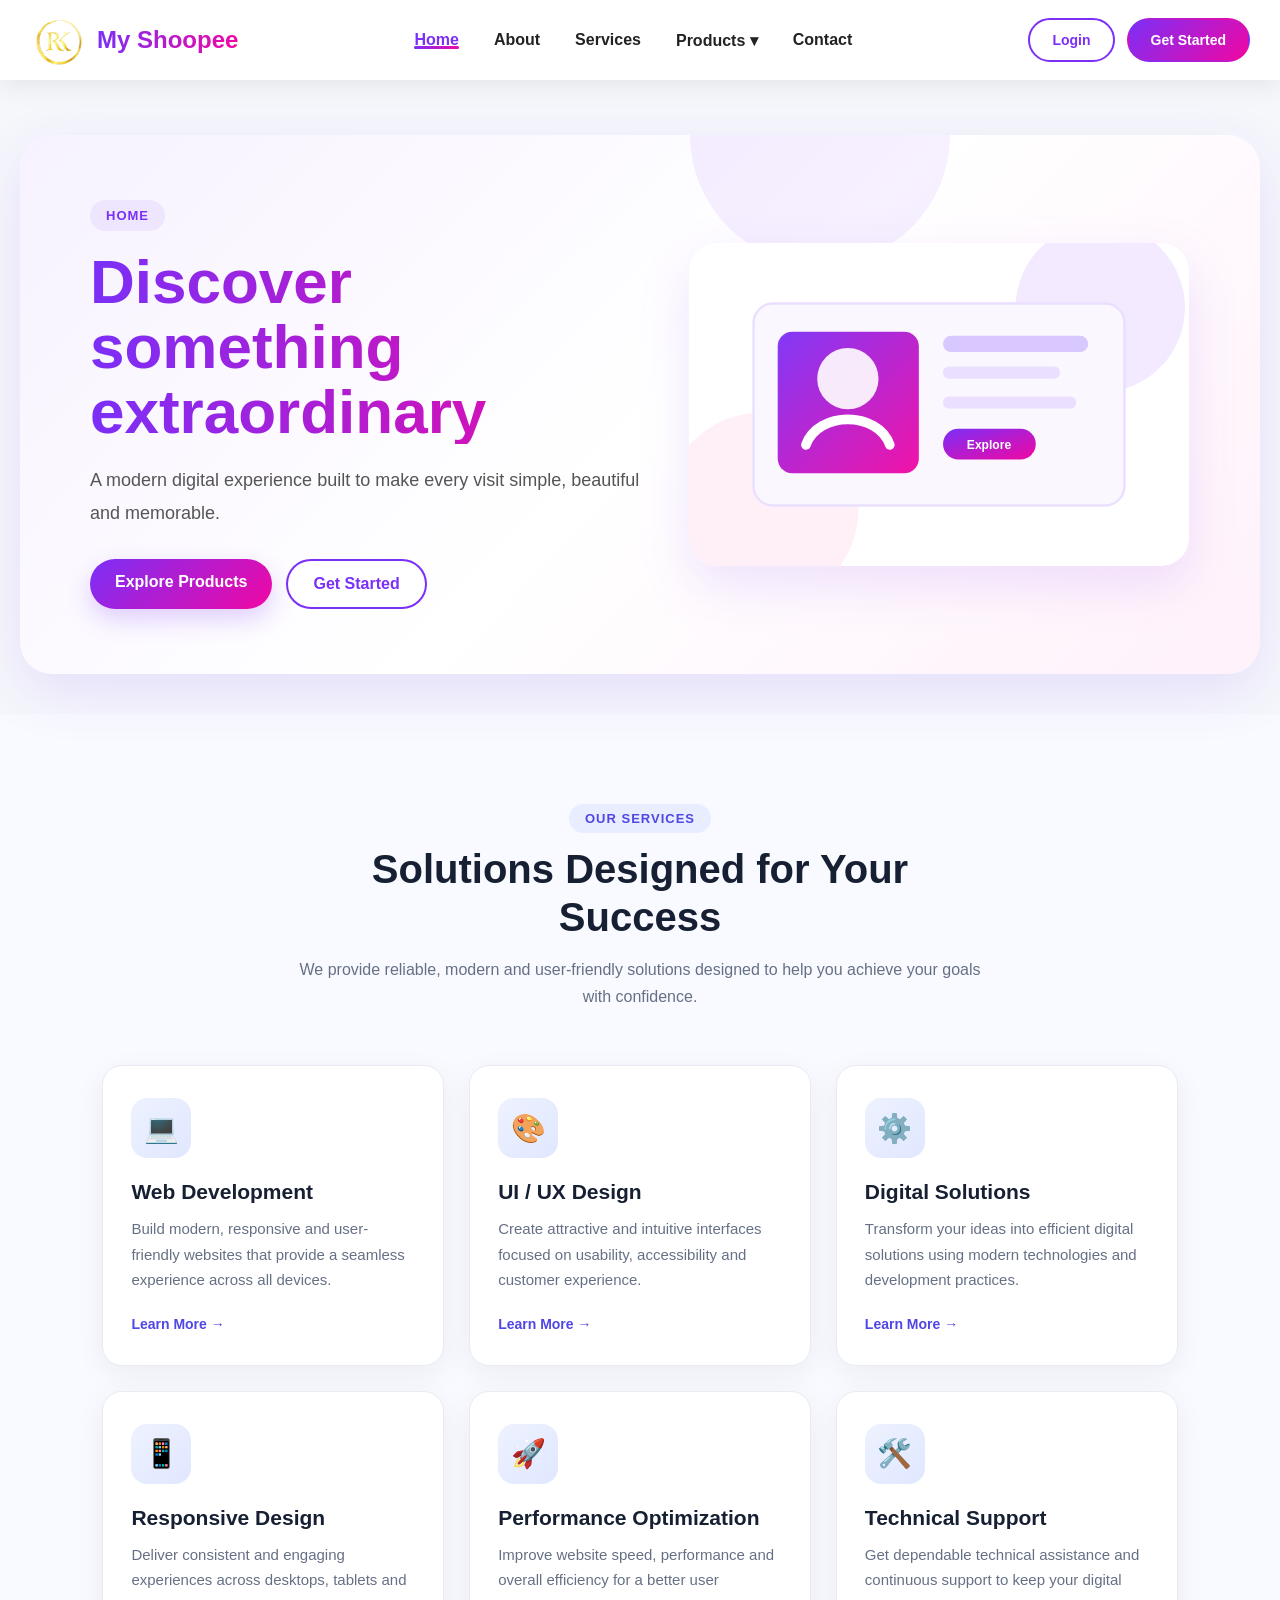
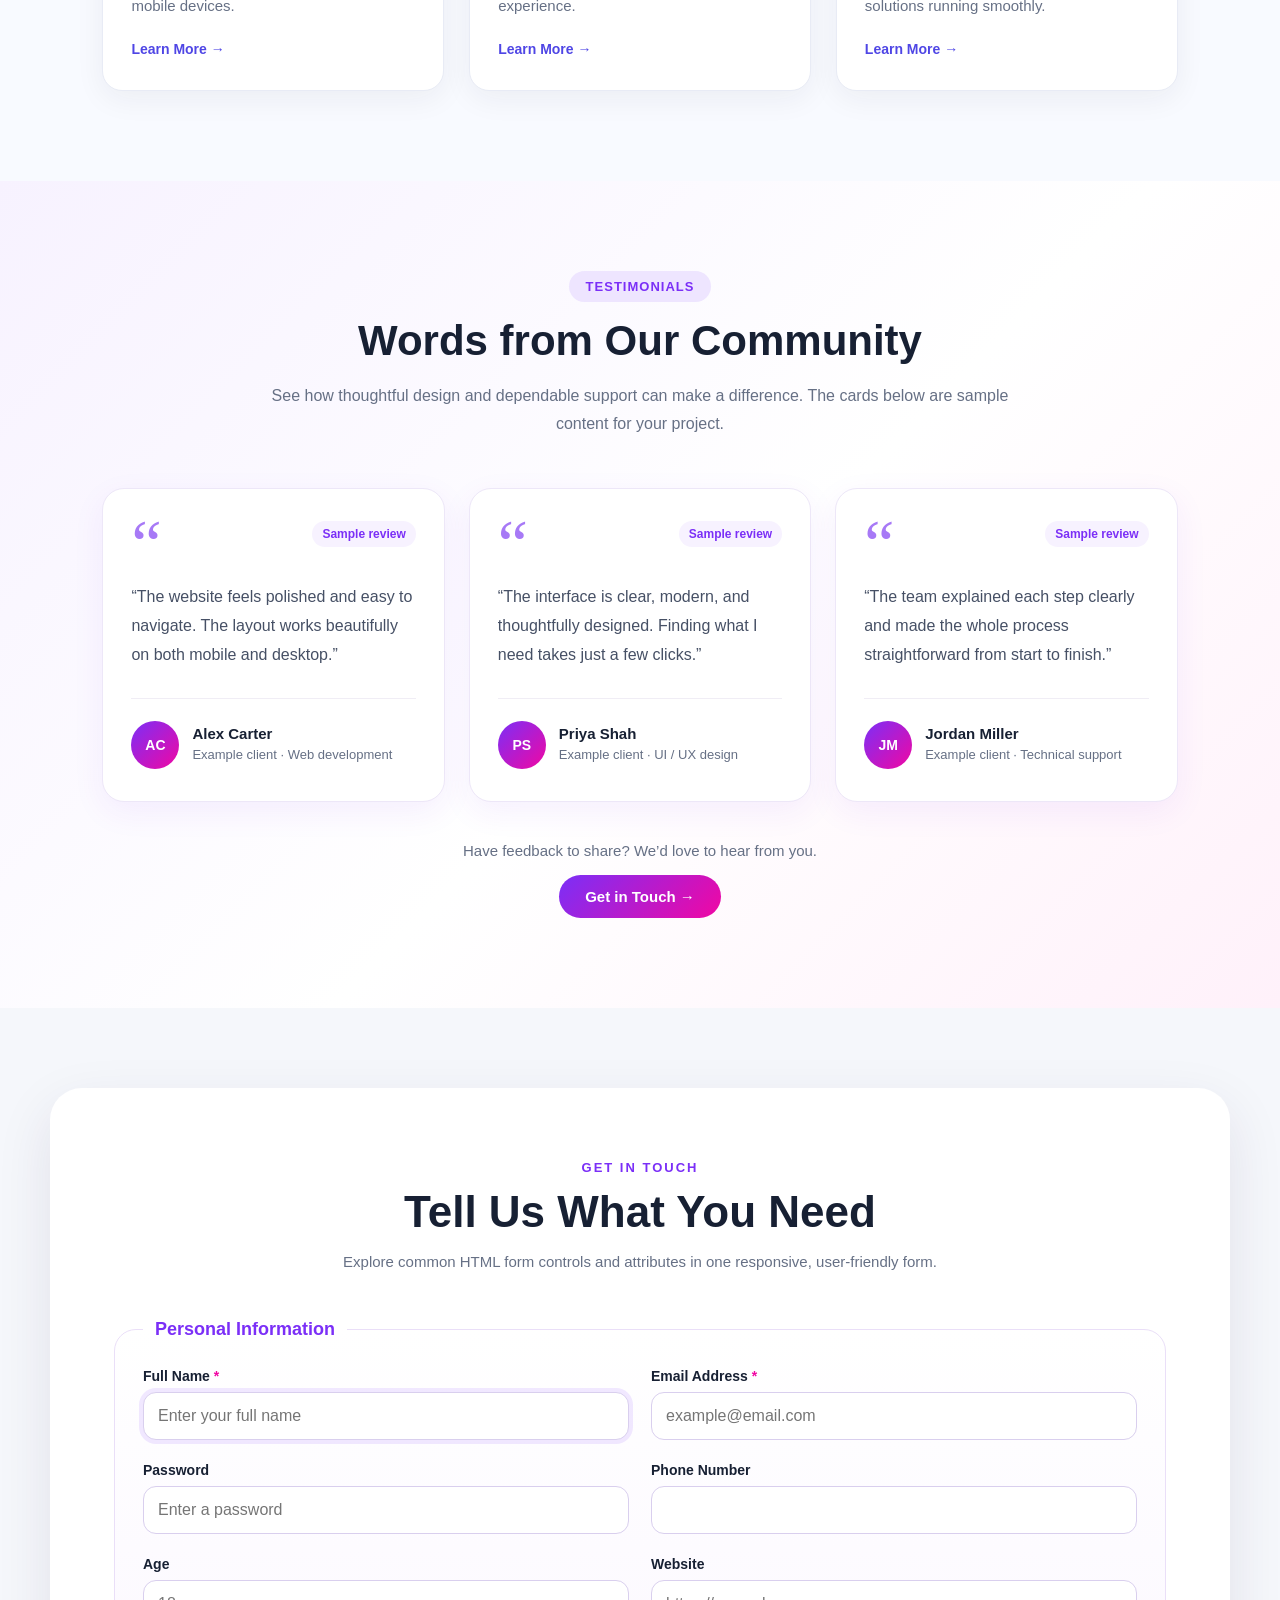
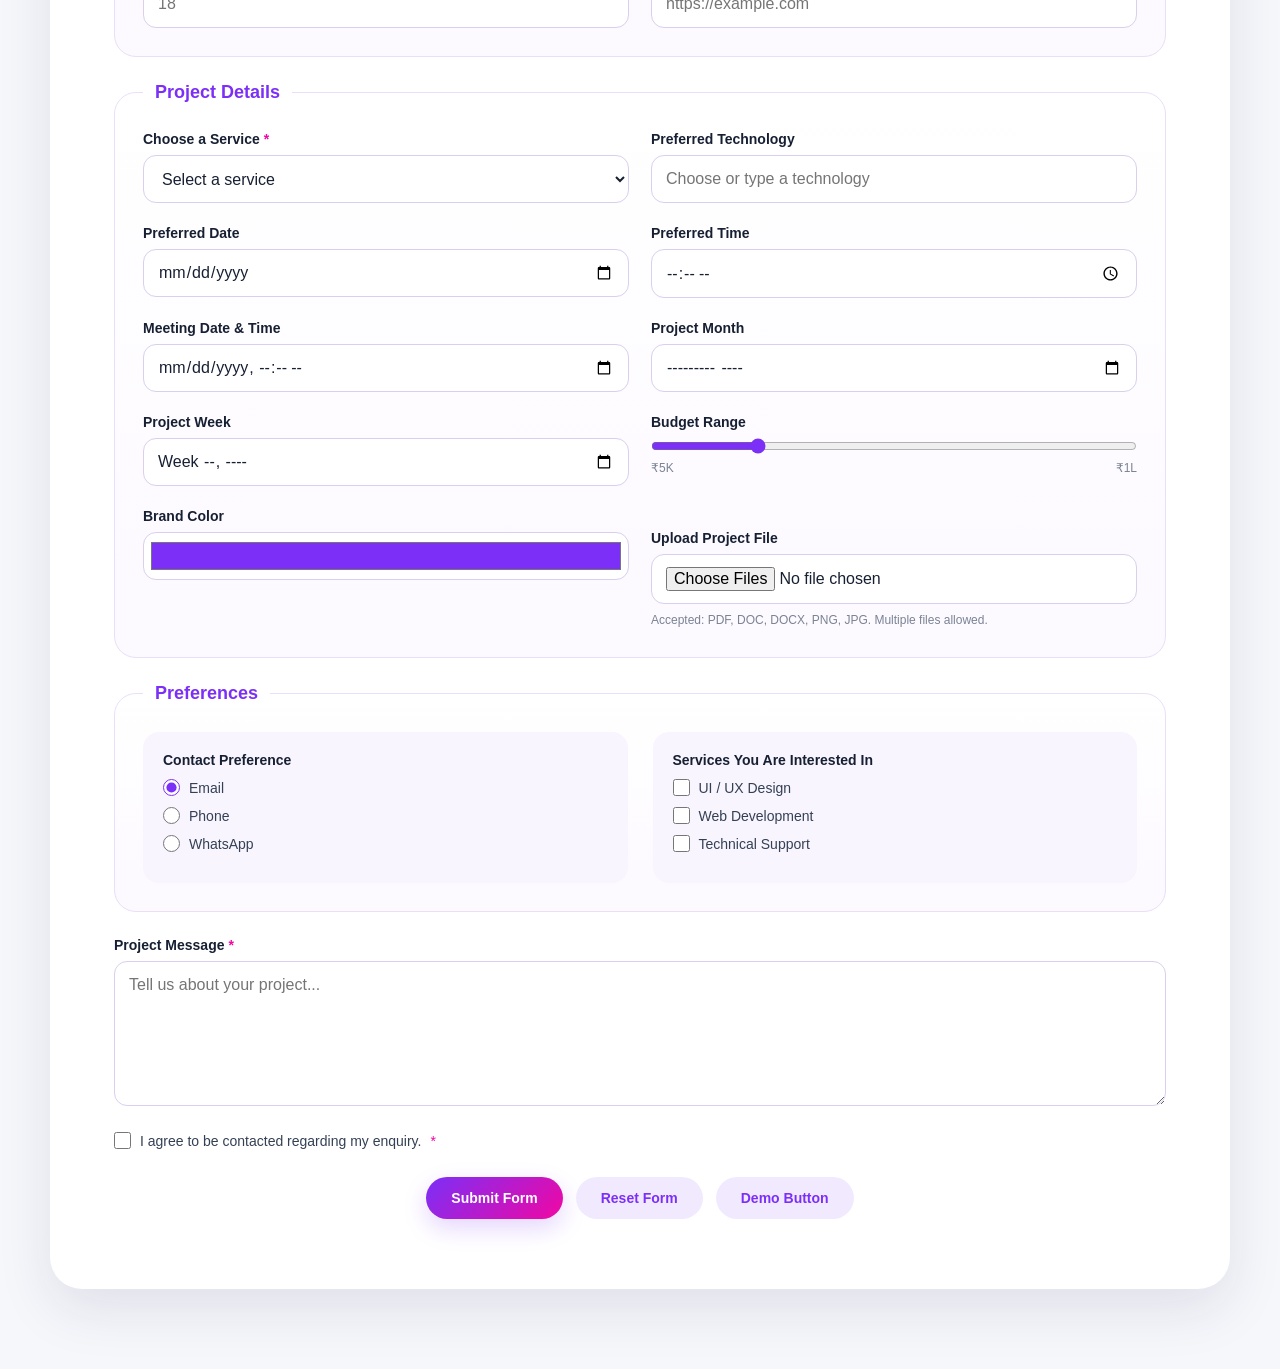
<file: index.html>
<!DOCTYPE html>
<html lang="en">
<head>
    <meta charset="UTF-8">
    <meta name="viewport" content="width=device-width, initial-scale=1.0">

    <title>My Shoopee | Home</title>
    <link rel="stylesheet" href="style.css">



</head>


<body>


    <!-- ================= HEADER ================= -->

    <header>

        <nav class="navbar">


            <!-- LOGO -->

            <a href="index.html" class="logo">


                <img src="IMG_0104.PNG" alt="Website Logo">

                <span>My Shoopee</span>

            </a>


            <!-- NAVIGATION -->

            <ul class="nav-links">

    <li>
        <a href="index.html" class="active">Home</a>
    </li>

    <li>
        <a href="about.html">About</a>
    </li>

    <li>
        <a href="services.html">Services</a>
    </li>

    <li class="dropdown">

        <a href="products.html">Products ▾</a>

        <div class="dropdown-menu">

            <a href="products.html">All Products</a>
            <a href="products.html">New Arrivals</a>
            <a href="products.html">Popular Products</a>

        </div>

    </li>

    <li>
        <a href="contact.html">Contact</a>
    </li>

</ul>


            <!-- BUTTONS -->

            <div class="nav-buttons">

                <a href="login.html" class="btn login-btn">
                    Login
                </a>

                <a href="login.html" class="btn start-btn">
                    Get Started
                </a>

            </div>


        </nav>

    </header>

    <section class="hero-banner">
        <div class="hero-copy">
            <span class="hero-kicker">Home</span>
            <h1>Discover something extraordinary</h1>
            <p>A modern digital experience built to make every visit simple, beautiful and memorable.</p>
            <div class="hero-actions">
                <a href="about.html" class="hero-btn hero-primary">Explore Products</a>
                <a href="login.html" class="hero-btn hero-secondary">Get Started</a>
            </div>
        </div>
        <div class="hero-visual">
            <img src="home-hero.svg" alt="Home banner illustration">
        </div>
    </section>

    <!-- Services Section -->
<section class="services-section" id="services">

    <div class="services-heading">
        <span class="section-tag">OUR SERVICES</span>

        <h2>Solutions Designed for Your Success</h2>

        <p>
            We provide reliable, modern and user-friendly solutions
            designed to help you achieve your goals with confidence.
        </p>
    </div>

    <div class="services-container">

        <!-- Service 1 -->
        <div class="service-card">

            <div class="service-icon">
                💻
            </div>

            <h3>Web Development</h3>

            <p>
                Build modern, responsive and user-friendly websites
                that provide a seamless experience across all devices.
            </p>

            <a href="web-devolopment.html" class="service-link">
                Learn More →
            </a>

        </div>


        <!-- Service 2 -->
        <div class="service-card">

            <div class="service-icon">
                🎨
            </div>

            <h3>UI / UX Design</h3>

            <p>
                Create attractive and intuitive interfaces focused
                on usability, accessibility and customer experience.
            </p>

            <a href="ui-ux-design.html" class="service-link">
                Learn More →
            </a>

        </div>


        <!-- Service 3 -->
        <div class="service-card">

            <div class="service-icon">
                ⚙️
            </div>

            <h3>Digital Solutions</h3>

            <p>
                Transform your ideas into efficient digital solutions
                using modern technologies and development practices.
            </p>

            <a href="digital-solutions.html" class="service-link">
                Learn More →
            </a>

        </div>


        <!-- Service 4 -->
        <div class="service-card">

            <div class="service-icon">
                📱
            </div>

            <h3>Responsive Design</h3>

            <p>
                Deliver consistent and engaging experiences across
                desktops, tablets and mobile devices.
            </p>

            <a href="responsive-design.html" class="service-link">
                Learn More →
            </a>

        </div>


        <!-- Service 5 -->
        <div class="service-card">

            <div class="service-icon">
                🚀
            </div>

            <h3>Performance Optimization</h3>

            <p>
                Improve website speed, performance and overall
                efficiency for a better user experience.
            </p>

            <a href="performance-optimization.html" class="service-link">
                Learn More →
            </a>

        </div>


        <!-- Service 6 -->
        <div class="service-card">

            <div class="service-icon">
                🛠️
            </div>

            <h3>Technical Support</h3>

            <p>
                Get dependable technical assistance and continuous
                support to keep your digital solutions running smoothly.
            </p>

            <a href="technical-support.html" class="service-link">
                Learn More →
            </a>

        </div>

    </div>

</section>


<!-- Testimonials Section: sample content; replace with verified customer feedback before publishing -->
<section class="testimonials-section" id="testimonials" aria-labelledby="testimonials-title">
    <div class="testimonials-heading">
        <span class="testimonials-tag">TESTIMONIALS</span>
        <h2 id="testimonials-title">Words from Our Community</h2>
        <p>See how thoughtful design and dependable support can make a difference. The cards below are sample content for your project.</p>
    </div>

    <div class="testimonials-grid">
        <article class="testimonial-card">
            <div class="testimonial-top">
                <span class="testimonial-quote" aria-hidden="true">“</span>
                <span class="testimonial-label">Sample review</span>
            </div>
            <blockquote>“The website feels polished and easy to navigate. The layout works beautifully on both mobile and desktop.”</blockquote>
            <div class="testimonial-person">
                <span class="testimonial-avatar" aria-hidden="true">AC</span>
                <div><strong>Alex Carter</strong><span>Example client · Web development</span></div>
            </div>
        </article>

        <article class="testimonial-card">
            <div class="testimonial-top">
                <span class="testimonial-quote" aria-hidden="true">“</span>
                <span class="testimonial-label">Sample review</span>
            </div>
            <blockquote>“The interface is clear, modern, and thoughtfully designed. Finding what I need takes just a few clicks.”</blockquote>
            <div class="testimonial-person">
                <span class="testimonial-avatar" aria-hidden="true">PS</span>
                <div><strong>Priya Shah</strong><span>Example client · UI / UX design</span></div>
            </div>
        </article>

        <article class="testimonial-card">
            <div class="testimonial-top">
                <span class="testimonial-quote" aria-hidden="true">“</span>
                <span class="testimonial-label">Sample review</span>
            </div>
            <blockquote>“The team explained each step clearly and made the whole process straightforward from start to finish.”</blockquote>
            <div class="testimonial-person">
                <span class="testimonial-avatar" aria-hidden="true">JM</span>
                <div><strong>Jordan Miller</strong><span>Example client · Technical support</span></div>
            </div>
        </article>
    </div>

    <div class="testimonials-footer">
        <p>Have feedback to share? We’d love to hear from you.</p>
        <a href="contact.html" class="testimonial-cta">Get in Touch <span aria-hidden="true">→</span></a>
    </div>
</section>


<!-- Form Section -->
<section class="form-section" id="form-section" aria-labelledby="form-title">
    <div class="form-heading">
        <span class="form-tag">GET IN TOUCH</span>
        <h2 id="form-title">Tell Us What You Need</h2>
        <p>Explore common HTML form controls and attributes in one responsive, user-friendly form.</p>
    </div>

    <form class="modern-form"
          action="#form-section"
          method="post"
          target="_self"
          autocomplete="on"
          accept-charset="UTF-8"
          enctype="multipart/form-data">

        <fieldset>
            <legend>Personal Information</legend>

            <div class="form-grid">
                <div class="form-field">
                    <label for="full-name">Full Name <span>*</span></label>
                    <input type="text" id="full-name" name="full_name"
                           placeholder="Enter your full name"
                           minlength="3" maxlength="50"
                           autocomplete="name" autofocus required>
                </div>

                <div class="form-field">
                    <label for="email">Email Address <span>*</span></label>
                    <input type="email" id="email" name="email"
                           placeholder="example@email.com"
                           autocomplete="email" required>
                </div>

                <div class="form-field">
                    <label for="password">Password</label>
                    <input type="password" id="password" name="password"
                           placeholder="Enter a password"
                           minlength="8" maxlength="20"
                           autocomplete="new-password">
                </div>

                <div class="form-field">
                    <label for="phone">Phone Number</label>
                    <input type="tel" id="phone" name="phone"
                           placeholder=""
                           pattern="[0-9]{10}" maxlength="10"
                           autocomplete="tel">
                </div>

                <div class="form-field">
                    <label for="age">Age</label>
                    <input type="number" id="age" name="age"
                           min="18" max="100" step="1"
                           placeholder="18">
                </div>

                <div class="form-field">
                    <label for="website">Website</label>
                    <input type="url" id="website" name="website"
                           placeholder="https://example.com"
                           autocomplete="url">
                </div>
            </div>
        </fieldset>

        <fieldset>
            <legend>Project Details</legend>

            <div class="form-grid">
                <div class="form-field">
                    <label for="service">Choose a Service <span>*</span></label>
                    <select id="service" name="service" required>
                        <option value="" selected disabled>Select a service</option>
                        <option value="web-development">Web Development</option>
                        <option value="ui-ux">UI / UX Design</option>
                        <option value="digital-solutions">Digital Solutions</option>
                        <option value="responsive-design">Responsive Design</option>
                        <option value="performance">Performance Optimization</option>
                        <option value="support">Technical Support</option>
                    </select>
                </div>

                <div class="form-field">
                    <label for="technology">Preferred Technology</label>
                    <input list="technology-list" id="technology" name="technology"
                           placeholder="Choose or type a technology">
                    <datalist id="technology-list">
                        <option value="HTML">
                        <option value="CSS">
                        <option value="JavaScript">
                        <option value="React">
                        <option value="Python">
                    </datalist>
                </div>

                <div class="form-field">
                    <label for="project-date">Preferred Date</label>
                    <input type="date" id="project-date" name="project_date">
                </div>

                <div class="form-field">
                    <label for="meeting-time">Preferred Time</label>
                    <input type="time" id="meeting-time" name="meeting_time">
                </div>

                <div class="form-field">
                    <label for="meeting-datetime">Meeting Date &amp; Time</label>
                    <input type="datetime-local" id="meeting-datetime" name="meeting_datetime">
                </div>

                <div class="form-field">
                    <label for="project-month">Project Month</label>
                    <input type="month" id="project-month" name="project_month">
                </div>

                <div class="form-field">
                    <label for="project-week">Project Week</label>
                    <input type="week" id="project-week" name="project_week">
                </div>

                <div class="form-field">
                    <label for="budget">Budget Range</label>
                    <input type="range" id="budget" name="budget"
                           min="5000" max="100000" step="5000" value="25000">
                    <div class="range-labels"><span>₹5K</span><span>₹1L</span></div>
                </div>

                <div class="form-field">
                    <label for="brand-color">Brand Color</label>
                    <input type="color" id="brand-color" name="brand_color" value="#7b2ff7">
                </div>

                <div class="form-field form-field-full">
                    <label for="project-file">Upload Project File</label>
                    <input type="file" id="project-file" name="project_file"
                           accept=".pdf,.doc,.docx,.png,.jpg,.jpeg" multiple>
                    <small>Accepted: PDF, DOC, DOCX, PNG, JPG. Multiple files allowed.</small>
                </div>
            </div>
        </fieldset>

        <fieldset>
            <legend>Preferences</legend>

            <div class="preference-grid">
                <div class="preference-group">
                    <p class="preference-title">Contact Preference</p>
                    <label class="choice-label">
                        <input type="radio" name="contact_preference" value="email" checked>
                        Email
                    </label>
                    <label class="choice-label">
                        <input type="radio" name="contact_preference" value="phone">
                        Phone
                    </label>
                    <label class="choice-label">
                        <input type="radio" name="contact_preference" value="whatsapp">
                        WhatsApp
                    </label>
                </div>

                <div class="preference-group">
                    <p class="preference-title">Services You Are Interested In</p>
                    <label class="choice-label">
                        <input type="checkbox" name="interests" value="design">
                        UI / UX Design
                    </label>
                    <label class="choice-label">
                        <input type="checkbox" name="interests" value="development">
                        Web Development
                    </label>
                    <label class="choice-label">
                        <input type="checkbox" name="interests" value="support">
                        Technical Support
                    </label>
                </div>
            </div>
        </fieldset>

        <div class="form-field form-field-full">
            <label for="message">Project Message <span>*</span></label>
            <textarea id="message" name="message"
                      rows="6" cols="50"
                      minlength="10" maxlength="500"
                      placeholder="Tell us about your project..."
                      wrap="soft" required></textarea>
        </div>

        <!-- Hidden input demonstrates the hidden form control. -->
        <input type="hidden" name="form_source" value="home-page-contact-form">

        <div class="form-check-row">
            <label class="choice-label">
                <input type="checkbox" name="terms" value="accepted" required>
                I agree to be contacted regarding my enquiry. <span>*</span>
            </label>
        </div>

        <div class="form-actions">
            <button type="submit" class="form-btn form-submit">Submit Form</button>
            <button type="reset" class="form-btn form-reset">Reset Form</button>
            <button type="button" class="form-btn form-demo" onclick="alert('Thanks! This demo button works without submitting the form.')">Demo Button</button>
        </div>
    </form>
</section>

</body>
</html>
</file>
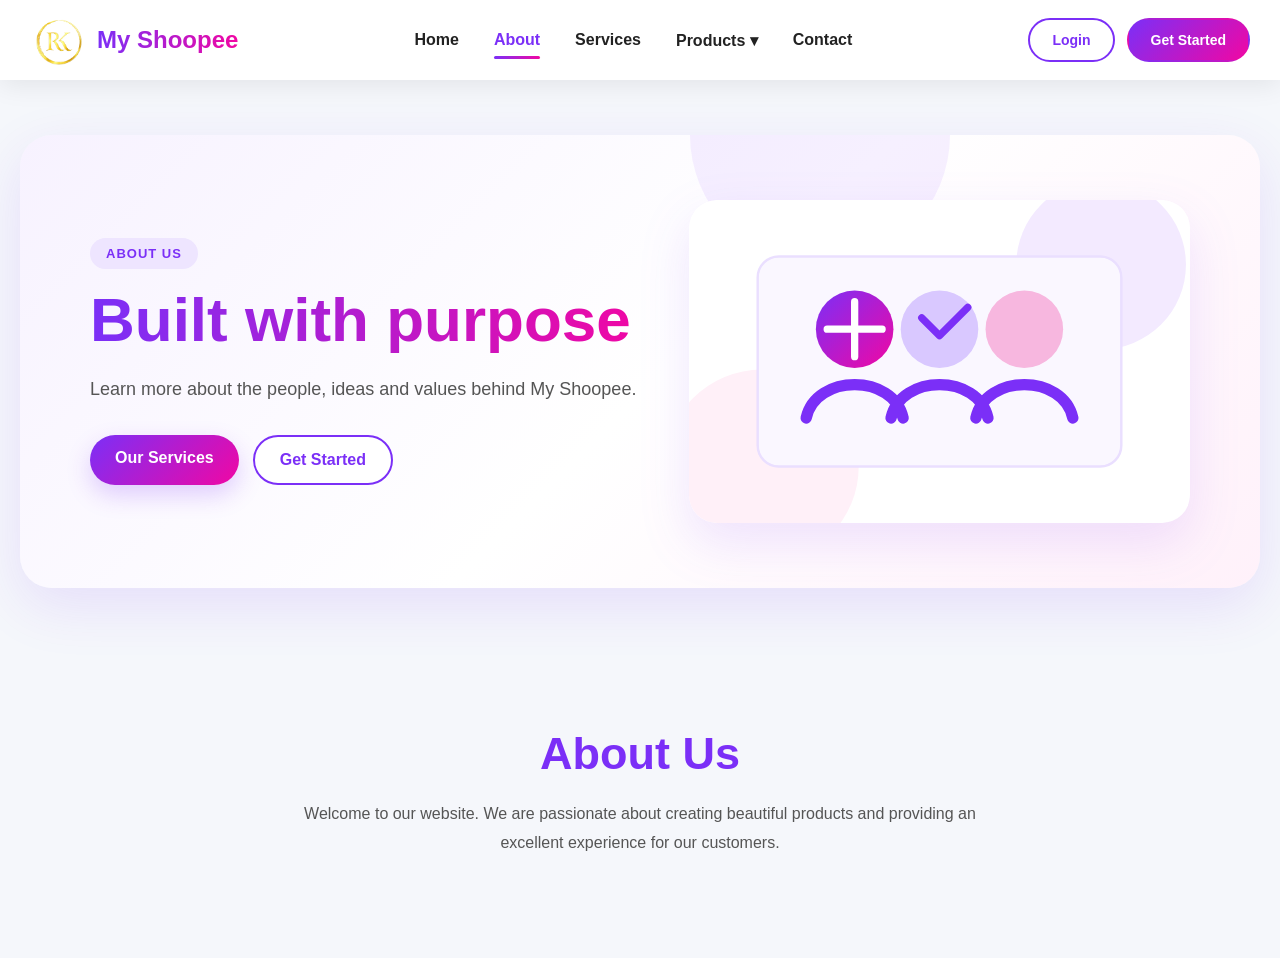
<file: about.html>
<!DOCTYPE html>
<html lang="en">
<head>
    <meta charset="UTF-8">
    <meta name="viewport" content="width=device-width, initial-scale=1.0">
    <title>My Shoopee | About</title>
    <style>

        /* ---------- RESET ---------- */
        * {
            margin: 0;
            padding: 0;
            box-sizing: border-box;
        }

        body {
            font-family: Arial, Helvetica, sans-serif;
            background: #f5f7fb;
        }

        .hero-visual img {
    width: 100%;
    max-width: 500px;
    transition: transform 0.5s ease, filter 0.5s ease;
    animation: floatImage 4s ease-in-out infinite;
}

.hero-visual img:hover {
    transform: scale(1.08) rotate(2deg);
    filter: drop-shadow(0 15px 25px rgba(0, 0, 0, 0.25));
}
.logo {
    transition: transform 0.4s ease, filter 0.4s ease;
}

.logo:hover {
    transform: scale(1.08);
    filter: drop-shadow(0 5px 10px rgba(0, 0, 0, 0.2));
}

@keyframes floatImage {
    0%, 100% {
        transform: translateY(0);
    }

    50% {
        transform: translateY(-15px);
    }
}
        /* ---------- HEADER ---------- */
        header {
            width: 100%;
            position: sticky;
            top: 0;
            z-index: 1000;
            background: rgba(255, 255, 255, 0.95);
            backdrop-filter: blur(12px);
            box-shadow: 0 5px 25px rgba(0, 0, 0, 0.08);
        }

        /* ---------- NAVBAR ---------- */
        .navbar {
            max-width: 1300px;
            margin: auto;
            height: 80px;
            display: flex;
            align-items: center;
            justify-content: space-between;
            padding: 0 30px;
        }
        .nav-links a.active {
            color: #7b2ff7;
        }

        .nav-links a.active::after {
            width: 100%;
        }

        /* ---------- LOGO ---------- */
        .logo {
            display: flex;
            align-items: center;
            gap: 12px;
            text-decoration: none;
        }

        .logo img {
            width: 55px;
            height: 55px;
            object-fit: contain;
            border-radius: 50%;
            transition: 0.4s ease;
        }

        .logo:hover img {
            transform: rotate(8deg) scale(1.05);
        }

        .logo span {
            font-size: 24px;
            font-weight: bold;
            background: linear-gradient(90deg, #7b2ff7, #f107a3);
            background-clip: text;
            -webkit-background-clip: text;
            -webkit-text-fill-color: transparent;
        }

        /* ---------- NAVIGATION ---------- */
        .nav-links {
            display: flex;
            align-items: center;
            gap: 35px;
            list-style: none;
        }

        .nav-links li {
            position: relative;
        }

        .nav-links a {
            position: relative;
            display: inline-block;
            text-decoration: none;
            color: #222;
            font-size: 16px;
            font-weight: 600;
            padding: 10px 0;
            transition: 0.3s ease;
        }

        /* ---------- NAV HOVER ---------- */
        .nav-links a::after {
            content: "";
            position: absolute;
            left: 0;
            bottom: 0;
            width: 0;
            height: 3px;
            border-radius: 10px;
            background: linear-gradient(90deg, #7b2ff7, #f107a3);
            transition: 0.3s ease;
        }

        .nav-links a:hover {
            color: #7b2ff7;
        }

        .nav-links a:hover::after {
            width: 100%;
        }

        /* ---------- DROPDOWN ---------- */
        .dropdown {
            position: relative;
        }

        .dropdown-menu {
            position: absolute;
            top: 40px;
            left: -20px;
            width: 180px;
            background: white;
            border-radius: 12px;
            padding: 10px 0;
            box-shadow: 0 10px 30px rgba(0, 0, 0, 0.15);
            opacity: 0;
            visibility: hidden;
            transform: translateY(10px);
            transition: 0.3s ease;
        }

        .dropdown-menu a {
            display: block;
            padding: 12px 20px;
            color: #333;
        }

        .dropdown-menu a::after {
            display: none;
        }

        .dropdown-menu a:hover {
            background: #f5efff;
        }

        .dropdown:hover .dropdown-menu {
            opacity: 1;
            visibility: visible;
            transform: translateY(0);
        }

        /* ---------- BUTTONS ---------- */
        .nav-buttons {
            display: flex;
            align-items: center;
            gap: 12px;
        }

        .btn {
            text-decoration: none;
            padding: 12px 22px;
            border-radius: 30px;
            font-size: 14px;
            font-weight: bold;
            transition: 0.3s ease;
        }

        .login-btn {
            color: #7b2ff7;
            border: 2px solid #7b2ff7;
        }

        .login-btn:hover {
            color: white;
            background: #7b2ff7;
            transform: translateY(-3px);
            box-shadow: 0 8px 20px rgba(123, 47, 247, 0.3);
        }

        .start-btn {
            color: white;
            background: linear-gradient(135deg, #7b2ff7, #f107a3);
            border: 2px solid transparent;
        }

        .start-btn:hover {
            color: white;
            transform: translateY(-3px) scale(1.05);
            box-shadow: 0 10px 25px rgba(241, 7, 163, 0.35);
        }

        /* ---------- RESPONSIVE NAVIGATION ---------- */
        @media (max-width: 1000px) {
            .navbar {
                height: auto;
                min-height: 80px;
                flex-wrap: wrap;
                gap: 15px;
                padding: 15px 20px;
            }

            .nav-links {
                order: 3;
                width: 100%;
                justify-content: center;
                flex-wrap: wrap;
                gap: 20px;
            }
        }

        @media (max-width: 600px) {
            .logo span {
                font-size: 20px;
            }

            .logo img {
                width: 48px;
                height: 48px;
            }

            .nav-buttons {
                gap: 7px;
            }

            .btn {
                padding: 10px 14px;
                font-size: 12px;
            }

            .nav-links {
                gap: 14px;
            }

            .nav-links a {
                font-size: 14px;
            }
        }

        /* ---------- PAGE CONTENT ---------- */

        .content { text-align: center; padding: 100px 20px; }
        h1 { font-size: 45px; color: #7b2ff7; margin-bottom: 20px; }
        .content p { max-width: 700px; margin: auto; line-height: 1.8; color: #555; }
        @media (max-width: 600px) { h1 { font-size: 36px; } }


/* ---------- PAGE HERO BANNER ---------- */
.hero-banner{max-width:1250px;margin:55px auto 40px;padding:65px 70px;min-height:430px;border-radius:32px;background:linear-gradient(135deg,#f7f2ff 0%,#fff 52%,#fff1fa 100%);display:grid;grid-template-columns:1.05fr .95fr;align-items:center;gap:45px;overflow:hidden;position:relative;box-shadow:0 18px 55px rgba(123,47,247,.12)}
.hero-banner::before{content:"";position:absolute;width:260px;height:260px;border-radius:50%;background:rgba(123,47,247,.07);top:-130px;right:25%;}
.hero-copy{position:relative;z-index:1}.hero-kicker{display:inline-block;padding:8px 16px;border-radius:30px;background:#eee5ff;color:#7b2ff7;font-size:13px;font-weight:800;letter-spacing:1px;text-transform:uppercase;margin-bottom:18px}.hero-copy h1{font-size:clamp(38px,5vw,62px);line-height:1.05;margin:0 0 20px;background:linear-gradient(90deg,#7b2ff7,#f107a3);-webkit-background-clip:text;background-clip:text;-webkit-text-fill-color:transparent}.hero-copy p{font-size:18px;line-height:1.8;color:#555;max-width:620px;margin-bottom:30px}.hero-actions{display:flex;gap:14px;flex-wrap:wrap}.hero-btn{display:inline-block;text-decoration:none;padding:14px 25px;border-radius:30px;font-weight:700;transition:.3s ease}.hero-primary{color:white;background:linear-gradient(135deg,#7b2ff7,#f107a3);box-shadow:0 10px 24px rgba(123,47,247,.22)}.hero-secondary{color:#7b2ff7;border:2px solid #7b2ff7;background:white}.hero-btn:hover{transform:translateY(-4px);box-shadow:0 12px 28px rgba(123,47,247,.22)}.hero-visual{position:relative;z-index:1}.hero-visual img{width:100%;max-width:560px;display:block;margin:auto;border-radius:28px;filter:drop-shadow(0 20px 25px rgba(123,47,247,.12))}
@media(max-width:900px){.hero-banner{grid-template-columns:1fr;padding:50px 35px;text-align:center}.hero-copy p{margin-left:auto;margin-right:auto}.hero-actions{justify-content:center}.hero-visual img{max-width:500px}}
@media(max-width:600px){.hero-banner{margin:30px 15px;padding:38px 22px;min-height:auto;border-radius:24px}.hero-copy h1{font-size:40px}.hero-copy p{font-size:16px}.hero-actions{flex-direction:column}.hero-btn{width:100%;text-align:center}}

    
/* =========================================================
   RESPONSIVE OVERLAY - keeps every page usable on phones
   tablets and desktops without changing the existing design
========================================================= */
html {
    width: 100%;
    overflow-x: hidden;
}

body {
    width: 100%;
    max-width: 100%;
    overflow-x: hidden;
}

img, svg {
    max-width: 100%;
    height: auto;
}

.navbar {
    width: 100%;
}

.hero-banner {
    width: min(1250px, calc(100% - 40px));
}

@media (max-width: 1100px) {
    .navbar {
        height: auto !important;
        min-height: 80px;
        flex-wrap: wrap;
        row-gap: 12px;
        padding: 14px 24px !important;
    }

    .nav-links {
        order: 3;
        width: 100%;
        justify-content: center;
        flex-wrap: wrap;
        gap: 18px !important;
    }

    .nav-buttons {
        flex-shrink: 0;
    }
}

@media (max-width: 900px) {
    .hero-banner {
        width: calc(100% - 30px);
        margin: 30px auto !important;
        grid-template-columns: 1fr !important;
        text-align: center;
        padding: 48px 28px !important;
    }

    .hero-copy {
        max-width: 760px;
        margin: 0 auto;
    }

    .hero-copy p {
        margin-left: auto;
        margin-right: auto;
    }

    .hero-actions {
        justify-content: center;
    }

    .hero-visual {
        width: 100%;
    }

    .hero-visual img {
        width: min(100%, 520px) !important;
        margin: 0 auto;
    }

    .services-container,
    .testimonials-grid {
        grid-template-columns: repeat(2, minmax(0, 1fr)) !important;
    }
}

@media (max-width: 700px) {
    .navbar {
        padding: 12px 16px !important;
    }

    .logo span {
        font-size: 20px !important;
    }

    .logo img {
        width: 48px !important;
        height: 48px !important;
    }

    .nav-buttons {
        gap: 7px !important;
    }

    .nav-buttons .btn {
        padding: 9px 13px !important;
        font-size: 12px !important;
    }

    .nav-links {
        gap: 10px 16px !important;
    }

    .nav-links a {
        font-size: 14px !important;
    }

    .dropdown-menu {
        left: 50%;
        transform: translate(-50%, 10px);
        width: 170px;
    }

    .dropdown:hover .dropdown-menu {
        transform: translate(-50%, 0);
    }

    .hero-banner {
        width: calc(100% - 24px);
        padding: 38px 20px !important;
        border-radius: 24px !important;
    }

    .hero-copy h1 {
        font-size: clamp(32px, 10vw, 44px) !important;
    }

    .hero-copy p {
        font-size: 15px !important;
        line-height: 1.7 !important;
    }

    .hero-actions {
        flex-direction: column;
        width: 100%;
        align-items: stretch;
    }

    .hero-btn {
        width: 100%;
        text-align: center;
    }

    .services-container,
    .testimonials-grid {
        grid-template-columns: 1fr !important;
    }

    .services-section,
    .testimonials-section {
        padding-left: 20px !important;
        padding-right: 20px !important;
    }

    .service-card {
        width: 100%;
    }

    .testimonials-heading h2,
    .services-heading h2 {
        font-size: 28px !important;
    }
}

@media (max-width: 420px) {
    .logo {
        gap: 7px !important;
    }

    .logo span {
        font-size: 18px !important;
    }

    .logo img {
        width: 42px !important;
        height: 42px !important;
    }

    .nav-buttons .btn {
        padding: 8px 10px !important;
    }

    .nav-links {
        gap: 8px 12px !important;
    }

    .nav-links a {
        font-size: 13px !important;
    }
}

@media (prefers-reduced-motion: reduce) {
    *, *::before, *::after {
        scroll-behavior: auto !important;
        animation-duration: 0.01ms !important;
        animation-iteration-count: 1 !important;
        transition-duration: 0.01ms !important;
    }
}

</style>
</head>
<body>

    <header>
        <nav class="navbar">
            <a href="index.html" class="logo">
                <img src="IMG_0104.PNG" alt="Website Logo">
                <span>My Shoopee</span>
            </a>

            <ul class="nav-links">
                <li><a href="index.html">Home</a></li>
                <li><a href="about.html" class="active">About</a></li>
                <li><a href="services.html">Services</a></li>
                <li class="dropdown">
                    <a href="products.html">Products ▾</a>
                    <div class="dropdown-menu">
                        <a href="products.html">All Products</a>
                        <a href="products.html">New Arrivals</a>
                        <a href="products.html">Popular Products</a>
                    </div>
                </li>
                <li><a href="contact.html">Contact</a></li>
            </ul>

            <div class="nav-buttons">
                <a href="login.html" class="btn login-btn">Login</a>
                <a href="login.html" class="btn start-btn">Get Started</a>
            </div>
        </nav>
    </header>

    <section class="hero-banner">
        <div class="hero-copy">
            <span class="hero-kicker">About Us</span>
            <h1>Built with purpose</h1>
            <p>Learn more about the people, ideas and values behind My Shoopee.</p>
            <div class="hero-actions">
                <a href="services.html" class="hero-btn hero-primary">Our Services</a>
                <a href="login.html" class="hero-btn hero-secondary">Get Started</a>
            </div>
        </div>
        <div class="hero-visual">
            <img src="about-hero.svg" alt="About Us banner illustration">
        </div>
    </section>


    <section class="content">
        <h1>About Us</h1>
        <p>
            Welcome to our website. We are passionate about
            creating beautiful products and providing an
            excellent experience for our customers.
        </p>
    </section>

</body>
</html>
</file>
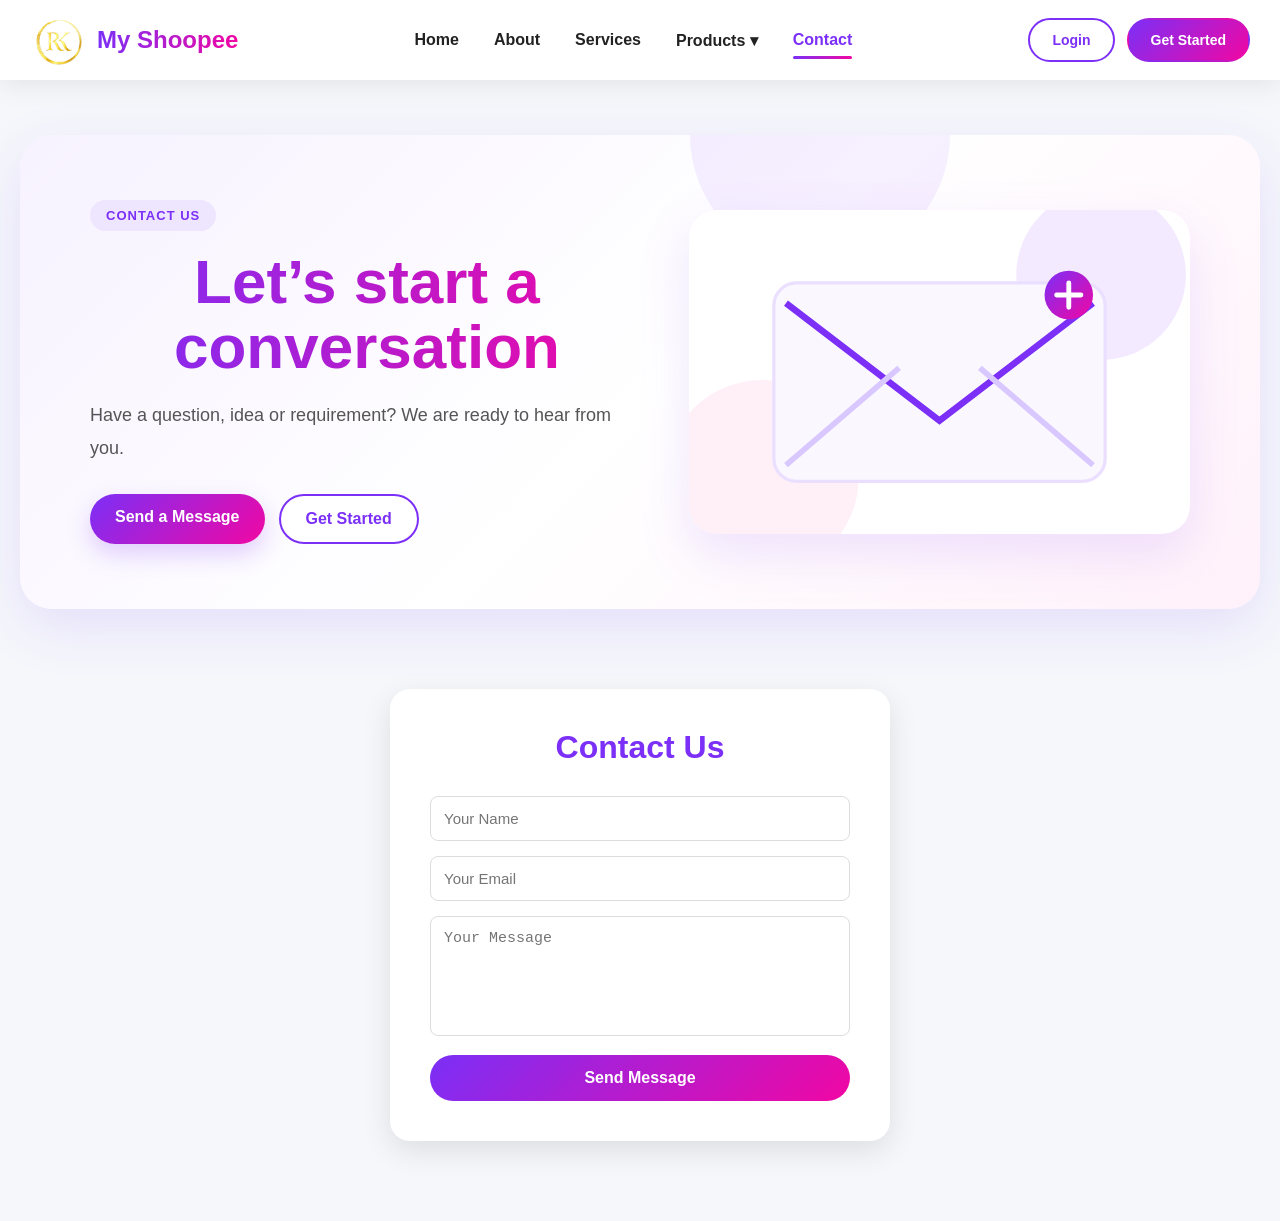
<file: contact.html>
<!DOCTYPE html>
<html lang="en">
<head>
    <meta charset="UTF-8">
    <meta name="viewport" content="width=device-width, initial-scale=1.0">
    <title>My Shoopee | Contact</title>
    <style>

        /* ---------- RESET ---------- */
        * {
            margin: 0;
            padding: 0;
            box-sizing: border-box;
        }

        body {
            font-family: Arial, Helvetica, sans-serif;
            background: #f5f7fb;
        }
        .hero-visual img {
    width: 100%;
    max-width: 500px;
    transition: transform 0.5s ease, filter 0.5s ease;
    animation: floatImage 4s ease-in-out infinite;
}

.hero-visual img:hover {
    transform: scale(1.08) rotate(2deg);
    filter: drop-shadow(0 15px 25px rgba(0, 0, 0, 0.25));
}
.logo {
    transition: transform 0.4s ease, filter 0.4s ease;
}

.logo:hover {
    transform: scale(1.08);
    filter: drop-shadow(0 5px 10px rgba(0, 0, 0, 0.2));
}

@keyframes floatImage {
    0%, 100% {
        transform: translateY(0);
    }

    50% {
        transform: translateY(-15px);
    }
}

        /* ---------- HEADER ---------- */
        header {
            width: 100%;
            position: sticky;
            top: 0;
            z-index: 1000;
            background: rgba(255, 255, 255, 0.95);
            backdrop-filter: blur(12px);
            box-shadow: 0 5px 25px rgba(0, 0, 0, 0.08);
        }

        /* ---------- NAVBAR ---------- */
        .navbar {
            max-width: 1300px;
            margin: auto;
            height: 80px;
            display: flex;
            align-items: center;
            justify-content: space-between;
            padding: 0 30px;
        }

        .nav-links a:hover {
            color: #7b2ff7;
        }

        .nav-links a:hover::after {
            width: 100%;
        }
        /* ---------- LOGO ---------- */
        .logo {
            display: flex;
            align-items: center;
            gap: 12px;
            text-decoration: none;
        }

        .logo img {
            width: 55px;
            height: 55px;
            object-fit: contain;
            border-radius: 50%;
            transition: 0.4s ease;
        }

        .logo:hover img {
            transform: rotate(8deg) scale(1.05);
        }

        .logo span {
            font-size: 24px;
            font-weight: bold;
            background: linear-gradient(90deg, #7b2ff7, #f107a3);
            background-clip: text;
            -webkit-background-clip: text;
            -webkit-text-fill-color: transparent;
        }

        /* ---------- NAVIGATION ---------- */
        .nav-links {
            display: flex;
            align-items: center;
            gap: 35px;
            list-style: none;
        }

        .nav-links li {
            position: relative;
        }

        .nav-links a {
            position: relative;
            display: inline-block;
            text-decoration: none;
            color: #222;
            font-size: 16px;
            font-weight: 600;
            padding: 10px 0;
            transition: 0.3s ease;
        }

        /* ---------- NAV HOVER ---------- */
        .nav-links a::after {
            content: "";
            position: absolute;
            left: 0;
            bottom: 0;
            width: 0;
            height: 3px;
            border-radius: 10px;
            background: linear-gradient(90deg, #7b2ff7, #f107a3);
            transition: 0.3s ease;
        }

        .nav-links a.active {
            color: #7b2ff7;
        }

        .nav-links a.active::after {
            width: 100%;
        }

        /* ---------- DROPDOWN ---------- */
        .dropdown {
            position: relative;
        }

        .dropdown-menu {
            position: absolute;
            top: 40px;
            left: -20px;
            width: 180px;
            background: white;
            border-radius: 12px;
            padding: 10px 0;
            box-shadow: 0 10px 30px rgba(0, 0, 0, 0.15);
            opacity: 0;
            visibility: hidden;
            transform: translateY(10px);
            transition: 0.3s ease;
        }

        .dropdown-menu a {
            display: block;
            padding: 12px 20px;
            color: #333;
        }

        .dropdown-menu a::after {
            display: none;
        }

        .dropdown-menu a:hover {
            background: #f5efff;
        }

        .dropdown:hover .dropdown-menu {
            opacity: 1;
            visibility: visible;
            transform: translateY(0);
        }

        /* ---------- BUTTONS ---------- */
        .nav-buttons {
            display: flex;
            align-items: center;
            gap: 12px;
        }

        .btn {
            text-decoration: none;
            padding: 12px 22px;
            border-radius: 30px;
            font-size: 14px;
            font-weight: bold;
            transition: 0.3s ease;
        }

        .login-btn {
            color: #7b2ff7;
            border: 2px solid #7b2ff7;
        }

        .login-btn:hover {
            color: white;
            background: #7b2ff7;
            transform: translateY(-3px);
            box-shadow: 0 8px 20px rgba(123, 47, 247, 0.3);
        }

        .start-btn {
            color: white;
            background: linear-gradient(135deg, #7b2ff7, #f107a3);
            border: 2px solid transparent;
        }

        .start-btn:hover {
            color: white;
            transform: translateY(-3px) scale(1.05);
            box-shadow: 0 10px 25px rgba(241, 7, 163, 0.35);
        }

        /* ---------- RESPONSIVE NAVIGATION ---------- */
        @media (max-width: 1000px) {
            .navbar {
                height: auto;
                min-height: 80px;
                flex-wrap: wrap;
                gap: 15px;
                padding: 15px 20px;
            }

            .nav-links {
                order: 3;
                width: 100%;
                justify-content: center;
                flex-wrap: wrap;
                gap: 20px;
            }
        }

        @media (max-width: 600px) {
            .logo span {
                font-size: 20px;
            }

            .logo img {
                width: 48px;
                height: 48px;
            }

            .nav-buttons {
                gap: 7px;
            }

            .btn {
                padding: 10px 14px;
                font-size: 12px;
            }

            .nav-links {
                gap: 14px;
            }

            .nav-links a {
                font-size: 14px;
            }
        }

        /* ---------- PAGE CONTENT ---------- */

        .contact { max-width: 500px; margin: 80px auto; padding: 40px; background: white; border-radius: 20px; box-shadow: 0 10px 30px rgba(0,0,0,0.1); }
        h1 { text-align: center; color: #7b2ff7; margin-bottom: 30px; }
        input, textarea { width: 100%; padding: 13px; margin-bottom: 15px; border: 1px solid #ddd; border-radius: 8px; font-size: 15px; }
        input:focus, textarea:focus { outline: none; border-color: #7b2ff7; box-shadow: 0 0 8px rgba(123,47,247,0.15); }
        textarea { height: 120px; resize: none; }
        button { width: 100%; padding: 14px; border: none; border-radius: 25px; background: linear-gradient(135deg,#7b2ff7,#f107a3); color: white; font-size: 16px; font-weight: bold; cursor: pointer; transition: 0.3s; }
        button:hover { transform: translateY(-3px); box-shadow: 0 10px 25px rgba(241,7,163,0.25); }
        @media (max-width: 600px) { .contact { margin: 40px 20px; padding: 30px 20px; } }


/* ---------- PAGE HERO BANNER ---------- */
.hero-banner{max-width:1250px;margin:55px auto 40px;padding:65px 70px;min-height:430px;border-radius:32px;background:linear-gradient(135deg,#f7f2ff 0%,#fff 52%,#fff1fa 100%);display:grid;grid-template-columns:1.05fr .95fr;align-items:center;gap:45px;overflow:hidden;position:relative;box-shadow:0 18px 55px rgba(123,47,247,.12)}
.hero-banner::before{content:"";position:absolute;width:260px;height:260px;border-radius:50%;background:rgba(123,47,247,.07);top:-130px;right:25%;}
.hero-copy{position:relative;z-index:1}.hero-kicker{display:inline-block;padding:8px 16px;border-radius:30px;background:#eee5ff;color:#7b2ff7;font-size:13px;font-weight:800;letter-spacing:1px;text-transform:uppercase;margin-bottom:18px}.hero-copy h1{font-size:clamp(38px,5vw,62px);line-height:1.05;margin:0 0 20px;background:linear-gradient(90deg,#7b2ff7,#f107a3);-webkit-background-clip:text;background-clip:text;-webkit-text-fill-color:transparent}.hero-copy p{font-size:18px;line-height:1.8;color:#555;max-width:620px;margin-bottom:30px}.hero-actions{display:flex;gap:14px;flex-wrap:wrap}.hero-btn{display:inline-block;text-decoration:none;padding:14px 25px;border-radius:30px;font-weight:700;transition:.3s ease}.hero-primary{color:white;background:linear-gradient(135deg,#7b2ff7,#f107a3);box-shadow:0 10px 24px rgba(123,47,247,.22)}.hero-secondary{color:#7b2ff7;border:2px solid #7b2ff7;background:white}.hero-btn:hover{transform:translateY(-4px);box-shadow:0 12px 28px rgba(123,47,247,.22)}.hero-visual{position:relative;z-index:1}.hero-visual img{width:100%;max-width:560px;display:block;margin:auto;border-radius:28px;filter:drop-shadow(0 20px 25px rgba(123,47,247,.12))}
@media(max-width:900px){.hero-banner{grid-template-columns:1fr;padding:50px 35px;text-align:center}.hero-copy p{margin-left:auto;margin-right:auto}.hero-actions{justify-content:center}.hero-visual img{max-width:500px}}
@media(max-width:600px){.hero-banner{margin:30px 15px;padding:38px 22px;min-height:auto;border-radius:24px}.hero-copy h1{font-size:40px}.hero-copy p{font-size:16px}.hero-actions{flex-direction:column}.hero-btn{width:100%;text-align:center}}

    
/* =========================================================
   RESPONSIVE OVERLAY - keeps every page usable on phones
   tablets and desktops without changing the existing design
========================================================= */
html {
    width: 100%;
    overflow-x: hidden;
}

body {
    width: 100%;
    max-width: 100%;
    overflow-x: hidden;
}

img, svg {
    max-width: 100%;
    height: auto;
}

.navbar {
    width: 100%;
}

.hero-banner {
    width: min(1250px, calc(100% - 40px));
}

@media (max-width: 1100px) {
    .navbar {
        height: auto !important;
        min-height: 80px;
        flex-wrap: wrap;
        row-gap: 12px;
        padding: 14px 24px !important;
    }

    .nav-links {
        order: 3;
        width: 100%;
        justify-content: center;
        flex-wrap: wrap;
        gap: 18px !important;
    }

    .nav-buttons {
        flex-shrink: 0;
    }
}

@media (max-width: 900px) {
    .hero-banner {
        width: calc(100% - 30px);
        margin: 30px auto !important;
        grid-template-columns: 1fr !important;
        text-align: center;
        padding: 48px 28px !important;
    }

    .hero-copy {
        max-width: 760px;
        margin: 0 auto;
    }

    .hero-copy p {
        margin-left: auto;
        margin-right: auto;
    }

    .hero-actions {
        justify-content: center;
    }

    .hero-visual {
        width: 100%;
    }

    .hero-visual img {
        width: min(100%, 520px) !important;
        margin: 0 auto;
    }

    .services-container,
    .testimonials-grid {
        grid-template-columns: repeat(2, minmax(0, 1fr)) !important;
    }
}

@media (max-width: 700px) {
    .navbar {
        padding: 12px 16px !important;
    }

    .logo span {
        font-size: 20px !important;
    }

    .logo img {
        width: 48px !important;
        height: 48px !important;
    }

    .nav-buttons {
        gap: 7px !important;
    }

    .nav-buttons .btn {
        padding: 9px 13px !important;
        font-size: 12px !important;
    }

    .nav-links {
        gap: 10px 16px !important;
    }

    .nav-links a {
        font-size: 14px !important;
    }

    .dropdown-menu {
        left: 50%;
        transform: translate(-50%, 10px);
        width: 170px;
    }

    .dropdown:hover .dropdown-menu {
        transform: translate(-50%, 0);
    }

    .hero-banner {
        width: calc(100% - 24px);
        padding: 38px 20px !important;
        border-radius: 24px !important;
    }

    .hero-copy h1 {
        font-size: clamp(32px, 10vw, 44px) !important;
    }

    .hero-copy p {
        font-size: 15px !important;
        line-height: 1.7 !important;
    }

    .hero-actions {
        flex-direction: column;
        width: 100%;
        align-items: stretch;
    }

    .hero-btn {
        width: 100%;
        text-align: center;
    }

    .services-container,
    .testimonials-grid {
        grid-template-columns: 1fr !important;
    }

    .services-section,
    .testimonials-section {
        padding-left: 20px !important;
        padding-right: 20px !important;
    }

    .service-card {
        width: 100%;
    }

    .testimonials-heading h2,
    .services-heading h2 {
        font-size: 28px !important;
    }
}

@media (max-width: 420px) {
    .logo {
        gap: 7px !important;
    }

    .logo span {
        font-size: 18px !important;
    }

    .logo img {
        width: 42px !important;
        height: 42px !important;
    }

    .nav-buttons .btn {
        padding: 8px 10px !important;
    }

    .nav-links {
        gap: 8px 12px !important;
    }

    .nav-links a {
        font-size: 13px !important;
    }
}

@media (prefers-reduced-motion: reduce) {
    *, *::before, *::after {
        scroll-behavior: auto !important;
        animation-duration: 0.01ms !important;
        animation-iteration-count: 1 !important;
        transition-duration: 0.01ms !important;
    }
}

</style>
</head>
<body>

    <header>
        <nav class="navbar">
            <a href="index.html" class="logo">
                <img src="IMG_0104.PNG" alt="Website Logo">
                <span>My Shoopee</span>
            </a>

            <ul class="nav-links">
                <li><a href="index.html">Home</a></li>
                <li><a href="about.html">About</a></li>
                <li><a href="services.html">Services</a></li>
                <li class="dropdown">
                    <a href="products.html">Products ▾</a>
                    <div class="dropdown-menu">
                        <a href="products.html">All Products</a>
                        <a href="products.html">New Arrivals</a>
                        <a href="products.html">Popular Products</a>
                    </div>
                </li>
                <li><a href="contact.html" class="active">Contact</a></li>
            </ul>

            <div class="nav-buttons">
                <a href="login.html" class="btn login-btn">Login</a>
                <a href="login.html" class="btn start-btn">Get Started</a>
            </div>
        </nav>
    </header>

    <section class="hero-banner">
        <div class="hero-copy">
            <span class="hero-kicker">Contact Us</span>
            <h1>Let’s start a conversation</h1>
            <p>Have a question, idea or requirement? We are ready to hear from you.</p>
            <div class="hero-actions">
                <a href="#contact-form" class="hero-btn hero-primary">Send a Message</a>
                <a href="login.html" class="hero-btn hero-secondary">Get Started</a>
            </div>
        </div>
        <div class="hero-visual">
            <img src="contact-hero.svg" alt="Contact Us banner illustration">
        </div>
    </section>


    <div class="contact" id="contact-form">
        <h1>Contact Us</h1>
        <form>
            <input type="text" placeholder="Your Name" required>
            <input type="email" placeholder="Your Email" required>
            <textarea placeholder="Your Message" required></textarea>
            <button type="submit">Send Message</button>
        </form>
    </div>

</body>
</html>
</file>
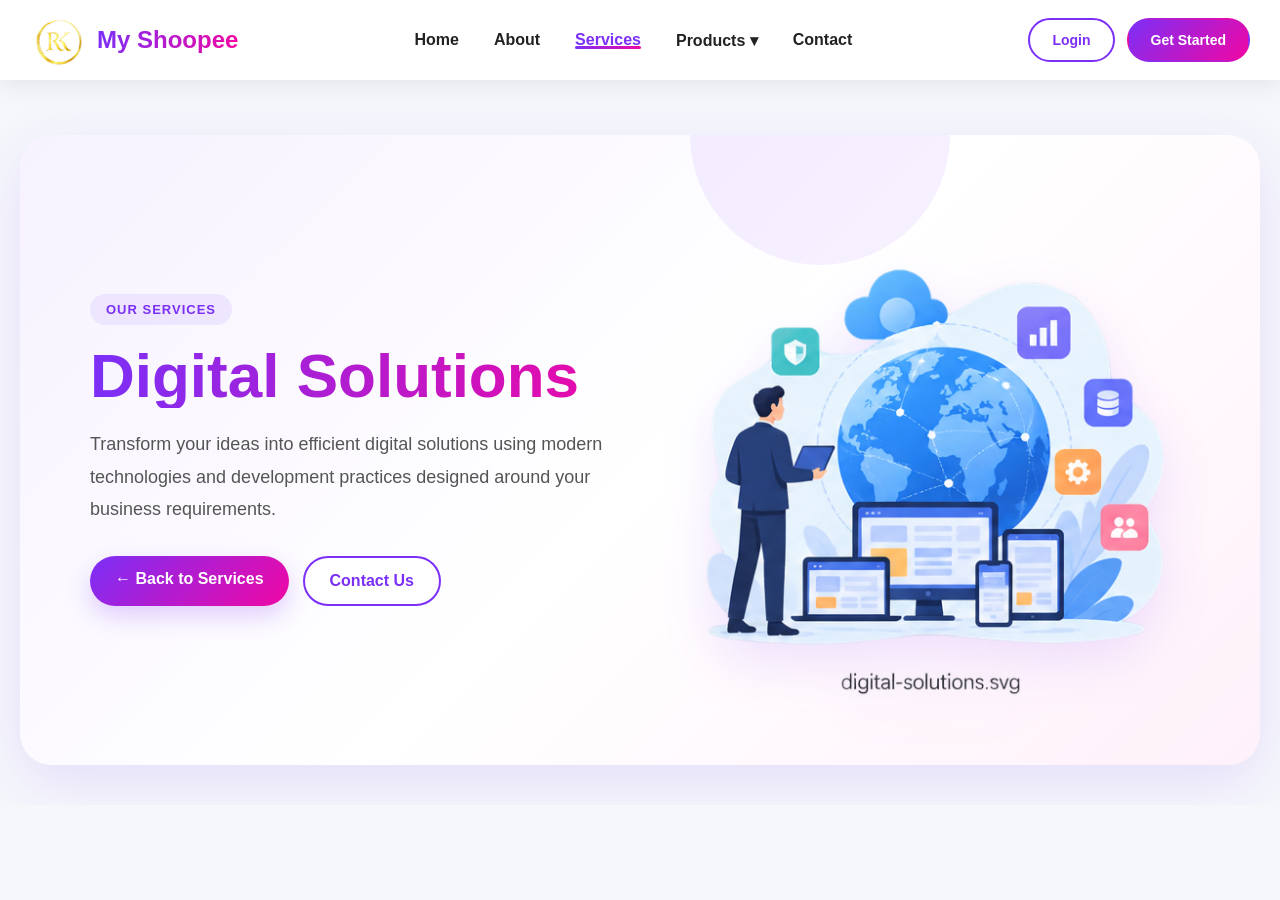
<file: digital-solutions.html>
<!DOCTYPE html>
<html lang="en">
<head>
<meta charset="UTF-8">
<meta name="viewport" content="width=device-width, initial-scale=1.0">
<title>My Shoopee | Digital Solutions</title>
<style>
/* ---------- RESET ---------- */

        * {
            margin: 0;
            padding: 0;
            box-sizing: border-box;
        }

        body {
            font-family: Arial, Helvetica, sans-serif;
            background: #f5f7fb;
        }
        .nav-links a.active {
            color: #7b2ff7;
        }

        .nav-links a.active::after {
            width: 100%;
        }

        /* ---------- HEADER ---------- */

        header {
            width: 100%;
            position: sticky;
            top: 0;
            z-index: 1000;

            background: rgba(255, 255, 255, 0.95);
            backdrop-filter: blur(12px);

            box-shadow: 0 5px 25px rgba(0, 0, 0, 0.08);
        }


        /* ---------- NAVBAR ---------- */

        .navbar {
            max-width: 1300px;
            margin: auto;

            height: 80px;

            display: flex;
            align-items: center;
            justify-content: space-between;

            padding: 0 30px;
        }


        /* ---------- LOGO ---------- */

        .logo {
            display: flex;
            align-items: center;
            gap: 12px;

            text-decoration: none;
        }

        .logo img {
            width: 55px;
            height: 55px;

            object-fit: contain;

            border-radius: 50%;

            transition: 0.4s ease;
        }


        .logo span {
            font-size: 24px;
            font-weight: bold;

            background: linear-gradient(
                90deg,
                #7b2ff7,
                #f107a3
            );

            background-clip: text;
            -webkit-text-fill-color: transparent;
        }


        /* ---------- NAVIGATION ---------- */

        .nav-links {
            display: flex;
            align-items: center;
            gap: 35px;

            list-style: none;
        }

        .nav-links li {
            position: relative;
        }

        .nav-links a {
            text-decoration: none;

            color: #222;

            font-size: 16px;
            font-weight: 600;

            padding: 10px 0;

            transition: 0.3s ease;
        }


        /* ---------- NAV HOVER ---------- */

        .nav-links a::after {
            content: "";

            position: absolute;

            left: 0;
            bottom: 0;

            width: 0;
            height: 3px;

            border-radius: 10px;

            background: linear-gradient(
                90deg,
                #7b2ff7,
                #f107a3
            );

            transition: 0.3s ease;
        }

        .nav-links a:hover {
            color: #7b2ff7;
        }

        .nav-links a:hover::after {
            width: 100%;
        }


        /* ---------- DROPDOWN ---------- */

        .dropdown {
            position: relative;
        }

        .dropdown-menu {
            position: absolute;

            top: 40px;
            left: -20px;

            width: 180px;

            background: white;

            border-radius: 12px;

            padding: 10px 0;

            box-shadow: 0 10px 30px rgba(0, 0, 0, 0.15);

            opacity: 0;
            visibility: hidden;

            transform: translateY(10px);

            transition: 0.3s ease;
        }

        .dropdown-menu a {
            display: block;

            padding: 12px 20px;

            color: #333;
        }

        .dropdown-menu a::after {
            display: none;
        }

        .dropdown-menu a:hover {
            background: #f5efff;
        }

        .dropdown:hover .dropdown-menu {
            opacity: 1;
            visibility: visible;

            transform: translateY(0);
        }


        /* ---------- BUTTONS ---------- */

        .nav-buttons {
            display: flex;
            align-items: center;
            gap: 12px;
        }

        .btn {
            text-decoration: none;

            padding: 12px 22px;

            border-radius: 30px;

            font-size: 14px;
            font-weight: bold;

            transition: 0.3s ease;
        }


        /* LOGIN BUTTON */

        .login-btn {
            color: #7b2ff7;

            border: 2px solid #7b2ff7;
        }

        .login-btn:hover {
            color: white;

            background: #7b2ff7;

            transform: translateY(-3px);

            box-shadow: 0 8px 20px rgba(123, 47, 247, 0.3);
        }


        /* GET STARTED BUTTON */

        .start-btn {
            color: white;

            background: linear-gradient(
                135deg,
                #7b2ff7,
                #f107a3
            );

            border: 2px solid transparent;
        }

        .start-btn:hover {
            transform: translateY(-3px) scale(1.05);

            box-shadow: 0 10px 25px rgba(241, 7, 163, 0.35);
        }




/* ---------- PAGE HERO BANNER ---------- */
.hero-banner{max-width:1250px;margin:55px auto 40px;padding:65px 70px;min-height:430px;border-radius:32px;background:linear-gradient(135deg,#f7f2ff 0%,#fff 52%,#fff1fa 100%);display:grid;grid-template-columns:1.05fr .95fr;align-items:center;gap:45px;overflow:hidden;position:relative;box-shadow:0 18px 55px rgba(123,47,247,.12)}
.hero-banner::before{content:"";position:absolute;width:260px;height:260px;border-radius:50%;background:rgba(123,47,247,.07);top:-130px;right:25%;}
.hero-copy{position:relative;z-index:1}.hero-kicker{display:inline-block;padding:8px 16px;border-radius:30px;background:#eee5ff;color:#7b2ff7;font-size:13px;font-weight:800;letter-spacing:1px;text-transform:uppercase;margin-bottom:18px}.hero-copy h1{font-size:clamp(38px,5vw,62px);line-height:1.05;margin:0 0 20px;background:linear-gradient(90deg,#7b2ff7,#f107a3);-webkit-background-clip:text;background-clip:text;-webkit-text-fill-color:transparent}.hero-copy p{font-size:18px;line-height:1.8;color:#555;max-width:620px;margin-bottom:30px}.hero-actions{display:flex;gap:14px;flex-wrap:wrap}.hero-btn{display:inline-block;text-decoration:none;padding:14px 25px;border-radius:30px;font-weight:700;transition:.3s ease}.hero-primary{color:white;background:linear-gradient(135deg,#7b2ff7,#f107a3);box-shadow:0 10px 24px rgba(123,47,247,.22)}.hero-secondary{color:#7b2ff7;border:2px solid #7b2ff7;background:white}.hero-btn:hover{transform:translateY(-4px);box-shadow:0 12px 28px rgba(123,47,247,.22)}.hero-visual{position:relative;z-index:1}.hero-visual img{width:100%;max-width:560px;display:block;margin:auto;border-radius:28px;filter:drop-shadow(0 20px 25px rgba(123,47,247,.12))}
@media(max-width:900px){.hero-banner{grid-template-columns:1fr;padding:50px 35px;text-align:center}.hero-copy p{margin-left:auto;margin-right:auto}.hero-actions{justify-content:center}.hero-visual img{max-width:500px}}
@media(max-width:600px){.hero-banner{margin:30px 15px;padding:38px 22px;min-height:auto;border-radius:24px}.hero-copy h1{font-size:40px}.hero-copy p{font-size:16px}.hero-actions{flex-direction:column}.hero-btn{width:100%;text-align:center}}

.hero-visual img {
    width: 100%;
    max-width: 500px;
    transition: transform 0.5s ease, filter 0.5s ease;
    animation: floatImage 4s ease-in-out infinite;
}

.hero-visual img:hover {
    transform: scale(1.08) rotate(2deg);
    filter: drop-shadow(0 15px 25px rgba(0, 0, 0, 0.25));
}

.logo {
    transition: transform 0.4s ease, filter 0.4s ease;
}

.logo:hover {
    transform: scale(1.08);
    filter: drop-shadow(0 5px 10px rgba(0, 0, 0, 0.2));
}
@keyframes floatImage {
    0%, 100% {
        transform: translateY(0);
    }

    50% {
        transform: translateY(-15px);
    }
}

/* ================================
   SERVICES SECTION
================================ */

.services-section {
    padding: 90px 8%;
    background: #f8faff;
}

/* Section Heading */

.services-heading {
    max-width: 700px;
    margin: 0 auto 55px;
    text-align: center;
}

.section-tag {
    display: inline-block;
    margin-bottom: 12px;
    padding: 7px 16px;
    border-radius: 30px;
    background: #e8edff;
    color: #4f46e5;
    font-size: 13px;
    font-weight: 700;
    letter-spacing: 1px;
}

.services-heading h2 {
    margin: 0 0 15px;
    font-size: 40px;
    line-height: 1.2;
    color: #172033;
}

.services-heading p {
    margin: 0;
    color: #667085;
    font-size: 16px;
    line-height: 1.7;
}


/* Services Grid */

.services-container {
    max-width: 1200px;
    margin: auto;

    display: grid;
    grid-template-columns: repeat(3, 1fr);
    gap: 25px;
}


/* Service Card */

.service-card {
    padding: 32px 28px;
    background: #ffffff;

    border: 1px solid #e8ebf5;
    border-radius: 20px;

    box-shadow: 0 8px 30px rgba(30, 41, 59, 0.06);

    transition:
        transform 0.4s ease,
        box-shadow 0.4s ease,
        border-color 0.4s ease;
}


/* Card Hover */

.service-card:hover {
    transform: translateY(-10px);

    border-color: #cfd5ff;

    box-shadow:
        0 18px 40px rgba(30, 41, 59, 0.12);
}


/* Service Icon */

.service-icon {
    width: 60px;
    height: 60px;

    display: flex;
    align-items: center;
    justify-content: center;

    margin-bottom: 22px;

    border-radius: 16px;

    background: linear-gradient(
        135deg,
        #eef2ff,
        #e0e7ff
    );

    font-size: 28px;

    transition:
        transform 0.4s ease,
        background 0.4s ease;
}


/* Icon Hover */

.service-card:hover .service-icon {
    transform: scale(1.1) rotate(-5deg);

    background: linear-gradient(
        135deg,
        #e0e7ff,
        #c7d2fe
    );
}


/* Card Heading */

.service-card h3 {
    margin: 0 0 12px;

    color: #172033;

    font-size: 21px;
}


/* Card Description */

.service-card p {
    margin: 0 0 22px;

    color: #667085;

    font-size: 15px;
    line-height: 1.7;
}


/* Learn More */

.service-link {
    color: #4f46e5;

    font-size: 14px;
    font-weight: 700;

    text-decoration: none;

    transition:
        color 0.3s ease,
        padding-left 0.3s ease;
}

.service-link:hover {
    color: #3730a3;
    padding-left: 6px;
}


/* ================================
   RESPONSIVE DESIGN
================================ */

/* Tablet */

@media (max-width: 900px) {

    .services-section {
        padding: 70px 5%;
    }

    .services-container {
        grid-template-columns: repeat(2, 1fr);
    }

    .services-heading h2 {
        font-size: 34px;
    }
}


/* Mobile */

@media (max-width: 600px) {

    .services-section {
        padding: 60px 20px;
    }

    .services-heading {
        margin-bottom: 40px;
    }

    .services-heading h2 {
        font-size: 28px;
    }

    .services-heading p {
        font-size: 15px;
    }

    .services-container {
        grid-template-columns: 1fr;
        gap: 20px;
    }

    .service-card {
        padding: 28px 24px;
    }
}

/* =========================================================
   RESPONSIVE OVERLAY - keeps every page usable on phones
   tablets and desktops without changing the existing design
========================================================= */
html {
    width: 100%;
    overflow-x: hidden;
}

body {
    width: 100%;
    max-width: 100%;
    overflow-x: hidden;
}

img, svg {
    max-width: 100%;
    height: auto;
}

.navbar {
    width: 100%;
}

.hero-banner {
    width: min(1250px, calc(100% - 40px));
}

@media (max-width: 1100px) {
    .navbar {
        height: auto !important;
        min-height: 80px;
        flex-wrap: wrap;
        row-gap: 12px;
        padding: 14px 24px !important;
    }

    .nav-links {
        order: 3;
        width: 100%;
        justify-content: center;
        flex-wrap: wrap;
        gap: 18px !important;
    }

    .nav-buttons {
        flex-shrink: 0;
    }
}

@media (max-width: 900px) {
    .hero-banner {
        width: calc(100% - 30px);
        margin: 30px auto !important;
        grid-template-columns: 1fr !important;
        text-align: center;
        padding: 48px 28px !important;
    }

    .hero-copy {
        max-width: 760px;
        margin: 0 auto;
    }

    .hero-copy p {
        margin-left: auto;
        margin-right: auto;
    }

    .hero-actions {
        justify-content: center;
    }

    .hero-visual {
        width: 100%;
    }

    .hero-visual img {
        width: min(100%, 520px) !important;
        margin: 0 auto;
    }

    .services-container,
    .testimonials-grid {
        grid-template-columns: repeat(2, minmax(0, 1fr)) !important;
    }
}

@media (max-width: 700px) {
    .navbar {
        padding: 12px 16px !important;
    }

    .logo span {
        font-size: 20px !important;
    }

    .logo img {
        width: 48px !important;
        height: 48px !important;
    }

    .nav-buttons {
        gap: 7px !important;
    }

    .nav-buttons .btn {
        padding: 9px 13px !important;
        font-size: 12px !important;
    }

    .nav-links {
        gap: 10px 16px !important;
    }

    .nav-links a {
        font-size: 14px !important;
    }

    .dropdown-menu {
        left: 50%;
        transform: translate(-50%, 10px);
        width: 170px;
    }

    .dropdown:hover .dropdown-menu {
        transform: translate(-50%, 0);
    }

    .hero-banner {
        width: calc(100% - 24px);
        padding: 38px 20px !important;
        border-radius: 24px !important;
    }

    .hero-copy h1 {
        font-size: clamp(32px, 10vw, 44px) !important;
    }

    .hero-copy p {
        font-size: 15px !important;
        line-height: 1.7 !important;
    }

    .hero-actions {
        flex-direction: column;
        width: 100%;
        align-items: stretch;
    }

    .hero-btn {
        width: 100%;
        text-align: center;
    }

    .services-container,
    .testimonials-grid {
        grid-template-columns: 1fr !important;
    }

    .services-section,
    .testimonials-section {
        padding-left: 20px !important;
        padding-right: 20px !important;
    }

    .service-card {
        width: 100%;
    }

    .testimonials-heading h2,
    .services-heading h2 {
        font-size: 28px !important;
    }
}

@media (max-width: 420px) {
    .logo {
        gap: 7px !important;
    }

    .logo span {
        font-size: 18px !important;
    }

    .logo img {
        width: 42px !important;
        height: 42px !important;
    }

    .nav-buttons .btn {
        padding: 8px 10px !important;
    }

    .nav-links {
        gap: 8px 12px !important;
    }

    .nav-links a {
        font-size: 13px !important;
    }
}

@media (prefers-reduced-motion: reduce) {
    *, *::before, *::after {
        scroll-behavior: auto !important;
        animation-duration: 0.01ms !important;
        animation-iteration-count: 1 !important;
        transition-duration: 0.01ms !important;
    }
}

</style>
</head>
<body>
<header>
<nav class="navbar">
<a href="index.html" class="logo"><img src="IMG_0104.PNG" alt="Website Logo"><span>My Shoopee</span></a>
<ul class="nav-links">
<li><a href="index.html">Home</a></li>
<li><a href="about.html">About</a></li>
<li><a href="services.html" class="active">Services</a></li>
<li class="dropdown"><a href="products.html">Products ▾</a><div class="dropdown-menu"><a href="products.html">All Products</a><a href="products.html">New Arrivals</a><a href="products.html">Popular Products</a></div></li>
<li><a href="contact.html">Contact</a></li>
</ul>
<div class="nav-buttons"><a href="login.html" class="btn login-btn">Login</a><a href="login.html" class="btn start-btn">Get Started</a></div>
</nav>
</header>
<section class="hero-banner">
<div class="hero-copy">
<span class="hero-kicker">Our Services</span>
<h1>Digital Solutions</h1>
<p>Transform your ideas into efficient digital solutions using modern technologies and development practices designed around your business requirements.</p>
<div class="hero-actions">
<a href="services.html" class="hero-btn hero-primary">← Back to Services</a>
<a href="contact.html" class="hero-btn hero-secondary">Contact Us</a>
</div>
</div>
<div class="hero-visual"><img src="digital-solutions.png" alt="Digital Solutions"></div>
</section>
</body>
</html>
</file>
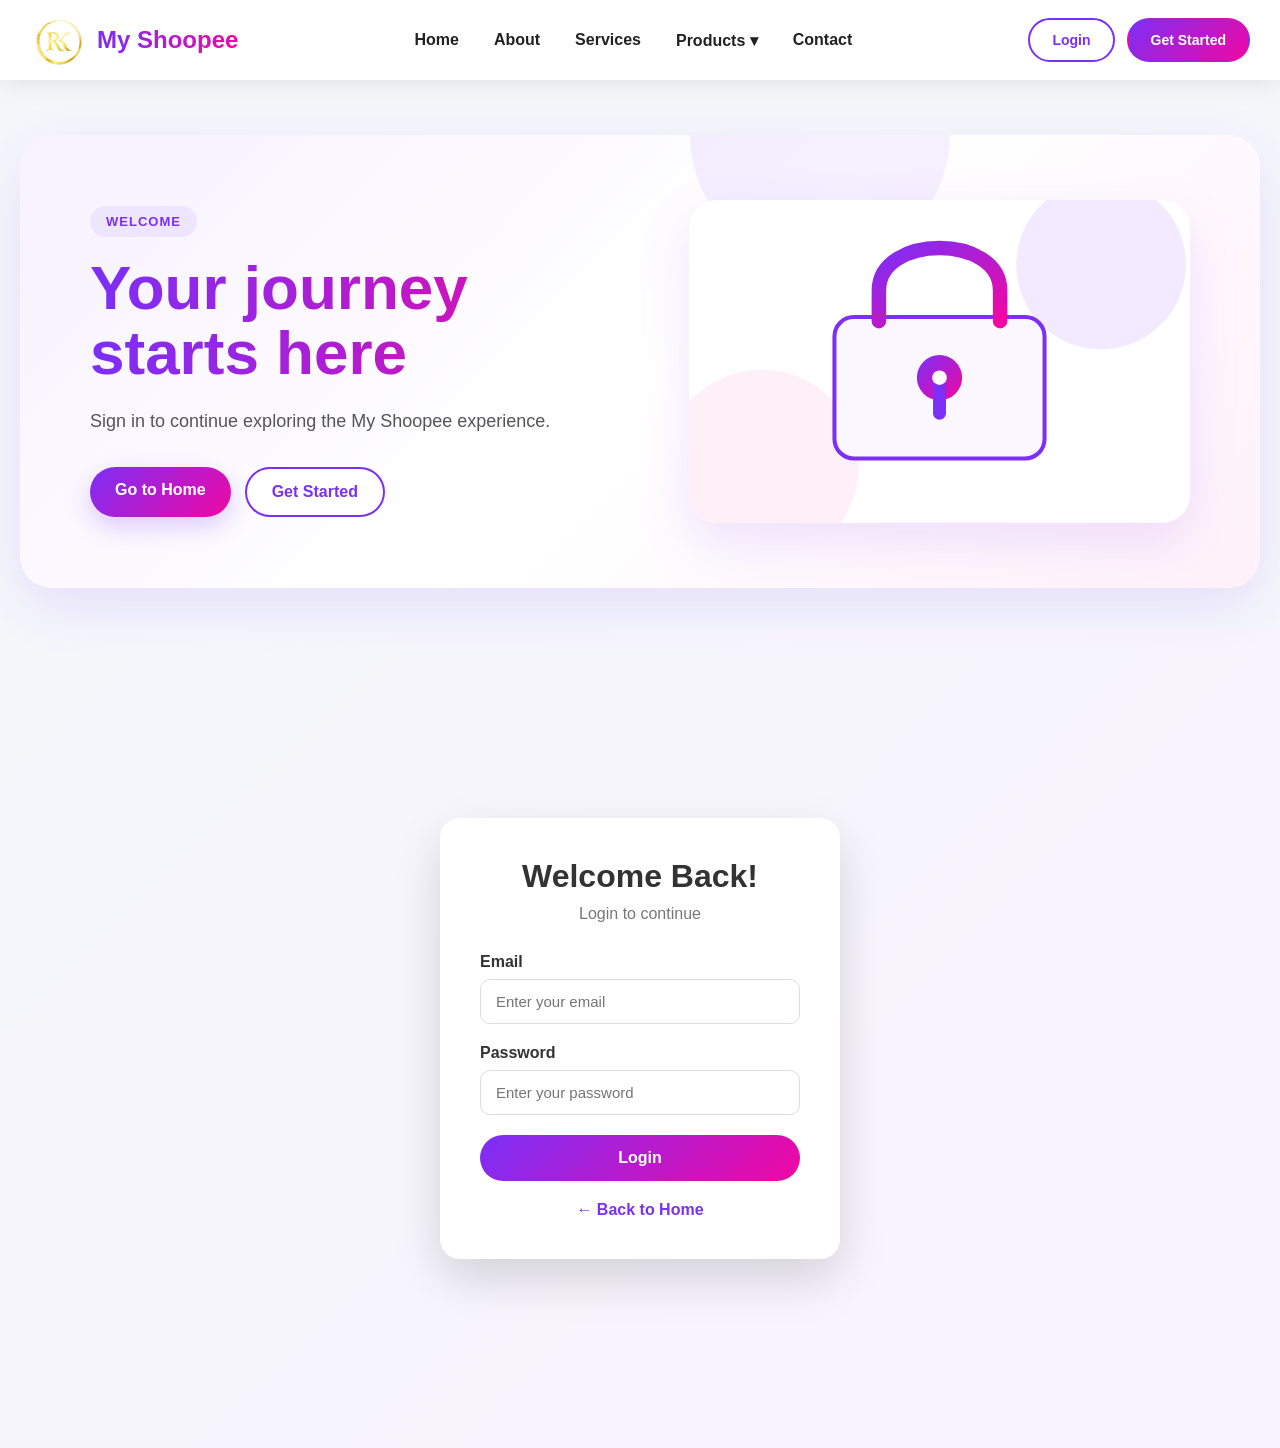
<file: login.html>
<!DOCTYPE html>
<html lang="en">
<head>
    <meta charset="UTF-8">
    <meta name="viewport" content="width=device-width, initial-scale=1.0">
    <title>My Shoopee | Login</title>
    <style>

        /* ---------- RESET ---------- */
        * {
            margin: 0;
            padding: 0;
            box-sizing: border-box;
        }

        body {
            font-family: Arial, Helvetica, sans-serif;
            background: #f5f7fb;
        }

        /* ---------- HEADER ---------- */
        header {
            width: 100%;
            position: sticky;
            top: 0;
            z-index: 1000;
            background: rgba(255, 255, 255, 0.95);
            backdrop-filter: blur(12px);
            box-shadow: 0 5px 25px rgba(0, 0, 0, 0.08);
        }

        /* ---------- NAVBAR ---------- */
        .navbar {
            max-width: 1300px;
            margin: auto;
            height: 80px;
            display: flex;
            align-items: center;
            justify-content: space-between;
            padding: 0 30px;
        }

        /* ---------- LOGO ---------- */
        .logo {
            display: flex;
            align-items: center;
            gap: 12px;
            text-decoration: none;
        }

        .logo img {
            width: 55px;
            height: 55px;
            object-fit: contain;
            border-radius: 50%;
            transition: 0.4s ease;
        }

        .logo:hover img {
            transform: rotate(8deg) scale(1.05);
        }

        .logo span {
            font-size: 24px;
            font-weight: bold;
            background: linear-gradient(90deg, #7b2ff7, #f107a3);
            background-clip: text;
            -webkit-background-clip: text;
            -webkit-text-fill-color: transparent;
        }

        /* ---------- NAVIGATION ---------- */
        .nav-links {
            display: flex;
            align-items: center;
            gap: 35px;
            list-style: none;
        }

        .nav-links li {
            position: relative;
        }

        .nav-links a {
            position: relative;
            display: inline-block;
            text-decoration: none;
            color: #222;
            font-size: 16px;
            font-weight: 600;
            padding: 10px 0;
            transition: 0.3s ease;
        }

        /* ---------- NAV HOVER ---------- */
        .nav-links a::after {
            content: "";
            position: absolute;
            left: 0;
            bottom: 0;
            width: 0;
            height: 3px;
            border-radius: 10px;
            background: linear-gradient(90deg, #7b2ff7, #f107a3);
            transition: 0.3s ease;
        }

        .nav-links a:hover {
            color: #7b2ff7;
        }

        .nav-links a:hover::after {
            width: 100%;
        }

        /* ---------- DROPDOWN ---------- */
        .dropdown {
            position: relative;
        }

        .dropdown-menu {
            position: absolute;
            top: 40px;
            left: -20px;
            width: 180px;
            background: white;
            border-radius: 12px;
            padding: 10px 0;
            box-shadow: 0 10px 30px rgba(0, 0, 0, 0.15);
            opacity: 0;
            visibility: hidden;
            transform: translateY(10px);
            transition: 0.3s ease;
        }

        .dropdown-menu a {
            display: block;
            padding: 12px 20px;
            color: #333;
        }

        .dropdown-menu a::after {
            display: none;
        }

        .dropdown-menu a:hover {
            background: #f5efff;
        }

        .dropdown:hover .dropdown-menu {
            opacity: 1;
            visibility: visible;
            transform: translateY(0);
        }

        /* ---------- BUTTONS ---------- */
        .nav-buttons {
            display: flex;
            align-items: center;
            gap: 12px;
        }

        .btn {
            text-decoration: none;
            padding: 12px 22px;
            border-radius: 30px;
            font-size: 14px;
            font-weight: bold;
            transition: 0.3s ease;
        }

        .login-btn {
            color: #7b2ff7;
            border: 2px solid #7b2ff7;
        }

        .login-btn:hover {
            color: white;
            background: #7b2ff7;
            transform: translateY(-3px);
            box-shadow: 0 8px 20px rgba(123, 47, 247, 0.3);
        }

        .start-btn {
            color: white;
            background: linear-gradient(135deg, #7b2ff7, #f107a3);
            border: 2px solid transparent;
        }

        .start-btn:hover {
            color: white;
            transform: translateY(-3px) scale(1.05);
            box-shadow: 0 10px 25px rgba(241, 7, 163, 0.35);
        }

        /* ---------- RESPONSIVE NAVIGATION ---------- */
        @media (max-width: 1000px) {
            .navbar {
                height: auto;
                min-height: 80px;
                flex-wrap: wrap;
                gap: 15px;
                padding: 15px 20px;
            }

            .nav-links {
                order: 3;
                width: 100%;
                justify-content: center;
                flex-wrap: wrap;
                gap: 20px;
            }
        }

        @media (max-width: 600px) {
            .logo span {
                font-size: 20px;
            }

            .logo img {
                width: 48px;
                height: 48px;
            }

            .nav-buttons {
                gap: 7px;
            }

            .btn {
                padding: 10px 14px;
                font-size: 12px;
            }

            .nav-links {
                gap: 14px;
            }

            .nav-links a {
                font-size: 14px;
            }
        }

        /* ---------- LOGIN PAGE ---------- */
        body { min-height: 100vh; }
        .login-page { min-height: calc(100vh - 80px); display: flex; justify-content: center; align-items: center; padding: 50px 20px; background: linear-gradient(135deg, #f5f7fb, #faf4ff); }
        .login-container { width: 400px; padding: 40px; background: white; border-radius: 20px; box-shadow: 0 20px 50px rgba(0,0,0,0.15); }
        .login-container h1 { text-align: center; margin-bottom: 10px; color: #333; }
        .login-container p { text-align: center; color: #777; margin-bottom: 30px; }
        .input-group { margin-bottom: 20px; }
        .input-group label { display: block; margin-bottom: 8px; font-weight: bold; color: #333; }
        .input-group input { width: 100%; padding: 13px 15px; border: 1px solid #ddd; border-radius: 10px; outline: none; font-size: 15px; transition: 0.3s; }
        .input-group input:focus { border-color: #7b2ff7; box-shadow: 0 0 8px rgba(123,47,247,0.2); }
        .login-button { width: 100%; padding: 14px; border: none; border-radius: 30px; color: white; font-size: 16px; font-weight: bold; cursor: pointer; background: linear-gradient(135deg,#7b2ff7,#f107a3); transition: 0.3s; }
        .login-button:hover { transform: translateY(-3px); box-shadow: 0 10px 25px rgba(123,47,247,0.35); }
        .back { display: block; text-align: center; margin-top: 20px; color: #7b2ff7; text-decoration: none; font-weight: bold; }
        .back:hover { text-decoration: underline; }
        @media (max-width: 500px) { .login-container { width: 100%; padding: 30px; } }

        .hero-visual img {
    width: 100%;
    max-width: 500px;
    transition: transform 0.5s ease, filter 0.5s ease;
    animation: floatImage 4s ease-in-out infinite;
}

.hero-visual img:hover {
    transform: scale(1.08) rotate(2deg);
    filter: drop-shadow(0 15px 25px rgba(0, 0, 0, 0.25));
}
.logo {
    transition: transform 0.4s ease, filter 0.4s ease;
}

.logo:hover {
    transform: scale(1.08);
    filter: drop-shadow(0 5px 10px rgba(0, 0, 0, 0.2));
}

@keyframes floatImage {
    0%, 100% {
        transform: translateY(0);
    }

    50% {
        transform: translateY(-15px);
    }
}
/* ---------- PAGE HERO BANNER ---------- */
.hero-banner{max-width:1250px;margin:55px auto 40px;padding:65px 70px;min-height:430px;border-radius:32px;background:linear-gradient(135deg,#f7f2ff 0%,#fff 52%,#fff1fa 100%);display:grid;grid-template-columns:1.05fr .95fr;align-items:center;gap:45px;overflow:hidden;position:relative;box-shadow:0 18px 55px rgba(123,47,247,.12)}
.hero-banner::before{content:"";position:absolute;width:260px;height:260px;border-radius:50%;background:rgba(123,47,247,.07);top:-130px;right:25%;}
.hero-copy{position:relative;z-index:1}.hero-kicker{display:inline-block;padding:8px 16px;border-radius:30px;background:#eee5ff;color:#7b2ff7;font-size:13px;font-weight:800;letter-spacing:1px;text-transform:uppercase;margin-bottom:18px}.hero-copy h1{font-size:clamp(38px,5vw,62px);line-height:1.05;margin:0 0 20px;background:linear-gradient(90deg,#7b2ff7,#f107a3);-webkit-background-clip:text;background-clip:text;-webkit-text-fill-color:transparent}.hero-copy p{font-size:18px;line-height:1.8;color:#555;max-width:620px;margin-bottom:30px}.hero-actions{display:flex;gap:14px;flex-wrap:wrap}.hero-btn{display:inline-block;text-decoration:none;padding:14px 25px;border-radius:30px;font-weight:700;transition:.3s ease}.hero-primary{color:white;background:linear-gradient(135deg,#7b2ff7,#f107a3);box-shadow:0 10px 24px rgba(123,47,247,.22)}.hero-secondary{color:#7b2ff7;border:2px solid #7b2ff7;background:white}.hero-btn:hover{transform:translateY(-4px);box-shadow:0 12px 28px rgba(123,47,247,.22)}.hero-visual{position:relative;z-index:1}.hero-visual img{width:100%;max-width:560px;display:block;margin:auto;border-radius:28px;filter:drop-shadow(0 20px 25px rgba(123,47,247,.12))}
@media(max-width:900px){.hero-banner{grid-template-columns:1fr;padding:50px 35px;text-align:center}.hero-copy p{margin-left:auto;margin-right:auto}.hero-actions{justify-content:center}.hero-visual img{max-width:500px}}
@media(max-width:600px){.hero-banner{margin:30px 15px;padding:38px 22px;min-height:auto;border-radius:24px}.hero-copy h1{font-size:40px}.hero-copy p{font-size:16px}.hero-actions{flex-direction:column}.hero-btn{width:100%;text-align:center}}

    
/* =========================================================
   RESPONSIVE OVERLAY - keeps every page usable on phones
   tablets and desktops without changing the existing design
========================================================= */
html {
    width: 100%;
    overflow-x: hidden;
}

body {
    width: 100%;
    max-width: 100%;
    overflow-x: hidden;
}

img, svg {
    max-width: 100%;
    height: auto;
}

.navbar {
    width: 100%;
}

.hero-banner {
    width: min(1250px, calc(100% - 40px));
}

@media (max-width: 1100px) {
    .navbar {
        height: auto !important;
        min-height: 80px;
        flex-wrap: wrap;
        row-gap: 12px;
        padding: 14px 24px !important;
    }

    .nav-links {
        order: 3;
        width: 100%;
        justify-content: center;
        flex-wrap: wrap;
        gap: 18px !important;
    }

    .nav-buttons {
        flex-shrink: 0;
    }
}

@media (max-width: 900px) {
    .hero-banner {
        width: calc(100% - 30px);
        margin: 30px auto !important;
        grid-template-columns: 1fr !important;
        text-align: center;
        padding: 48px 28px !important;
    }

    .hero-copy {
        max-width: 760px;
        margin: 0 auto;
    }

    .hero-copy p {
        margin-left: auto;
        margin-right: auto;
    }

    .hero-actions {
        justify-content: center;
    }

    .hero-visual {
        width: 100%;
    }

    .hero-visual img {
        width: min(100%, 520px) !important;
        margin: 0 auto;
    }

    .services-container,
    .testimonials-grid {
        grid-template-columns: repeat(2, minmax(0, 1fr)) !important;
    }
}

@media (max-width: 700px) {
    .navbar {
        padding: 12px 16px !important;
    }

    .logo span {
        font-size: 20px !important;
    }

    .logo img {
        width: 48px !important;
        height: 48px !important;
    }

    .nav-buttons {
        gap: 7px !important;
    }

    .nav-buttons .btn {
        padding: 9px 13px !important;
        font-size: 12px !important;
    }

    .nav-links {
        gap: 10px 16px !important;
    }

    .nav-links a {
        font-size: 14px !important;
    }

    .dropdown-menu {
        left: 50%;
        transform: translate(-50%, 10px);
        width: 170px;
    }

    .dropdown:hover .dropdown-menu {
        transform: translate(-50%, 0);
    }

    .hero-banner {
        width: calc(100% - 24px);
        padding: 38px 20px !important;
        border-radius: 24px !important;
    }

    .hero-copy h1 {
        font-size: clamp(32px, 10vw, 44px) !important;
    }

    .hero-copy p {
        font-size: 15px !important;
        line-height: 1.7 !important;
    }

    .hero-actions {
        flex-direction: column;
        width: 100%;
        align-items: stretch;
    }

    .hero-btn {
        width: 100%;
        text-align: center;
    }

    .services-container,
    .testimonials-grid {
        grid-template-columns: 1fr !important;
    }

    .services-section,
    .testimonials-section {
        padding-left: 20px !important;
        padding-right: 20px !important;
    }

    .service-card {
        width: 100%;
    }

    .testimonials-heading h2,
    .services-heading h2 {
        font-size: 28px !important;
    }
}

@media (max-width: 420px) {
    .logo {
        gap: 7px !important;
    }

    .logo span {
        font-size: 18px !important;
    }

    .logo img {
        width: 42px !important;
        height: 42px !important;
    }

    .nav-buttons .btn {
        padding: 8px 10px !important;
    }

    .nav-links {
        gap: 8px 12px !important;
    }

    .nav-links a {
        font-size: 13px !important;
    }
}

@media (prefers-reduced-motion: reduce) {
    *, *::before, *::after {
        scroll-behavior: auto !important;
        animation-duration: 0.01ms !important;
        animation-iteration-count: 1 !important;
        transition-duration: 0.01ms !important;
    }
}

</style>
</head>
<body>

    <header>
        <nav class="navbar">
            <a href="index.html" class="logo">
                <img src="IMG_0104.PNG" alt="Website Logo">
                <span>My Shoopee</span>
            </a>

            <ul class="nav-links">
                <li><a href="index.html">Home</a></li>
                <li><a href="about.html">About</a></li>
                <li><a href="services.html">Services</a></li>
                <li class="dropdown">
                    <a href="products.html">Products ▾</a>
                    <div class="dropdown-menu">
                        <a href="products.html">All Products</a>
                        <a href="products.html">New Arrivals</a>
                        <a href="products.html">Popular Products</a>
                    </div>
                </li>
                <li><a href="contact.html">Contact</a></li>
            </ul>

            <div class="nav-buttons">
                <a href="login.html" class="btn login-btn">Login</a>
                <a href="login.html" class="btn start-btn">Get Started</a>
            </div>
        </nav>
    </header>

    <section class="hero-banner">
        <div class="hero-copy">
            <span class="hero-kicker">Welcome</span>
            <h1>Your journey starts here</h1>
            <p>Sign in to continue exploring the My Shoopee experience.</p>
            <div class="hero-actions">
                <a href="index.html" class="hero-btn hero-primary">Go to Home</a>
                <a href="login.html" class="hero-btn hero-secondary">Get Started</a>
            </div>
        </div>
        <div class="hero-visual">
            <img src="login-hero.svg" alt="Welcome banner illustration">
        </div>
    </section>

    <main class="login-page">
        <div class="login-container">
            <h1>Welcome Back!</h1>
            <p>Login to continue</p>
            <form action="index.html">
                <div class="input-group">
                    <label for="email">Email</label>
                    <input type="email" id="email" placeholder="Enter your email" required>
                </div>
                <div class="input-group">
                    <label for="password">Password</label>
                    <input type="password" id="password" placeholder="Enter your password" required>
                </div>
                <button type="submit" class="login-button">Login</button>
            </form>
            <a href="index.html" class="back">← Back to Home</a>
        </div>
    </main>
</body>
</html>
</file>
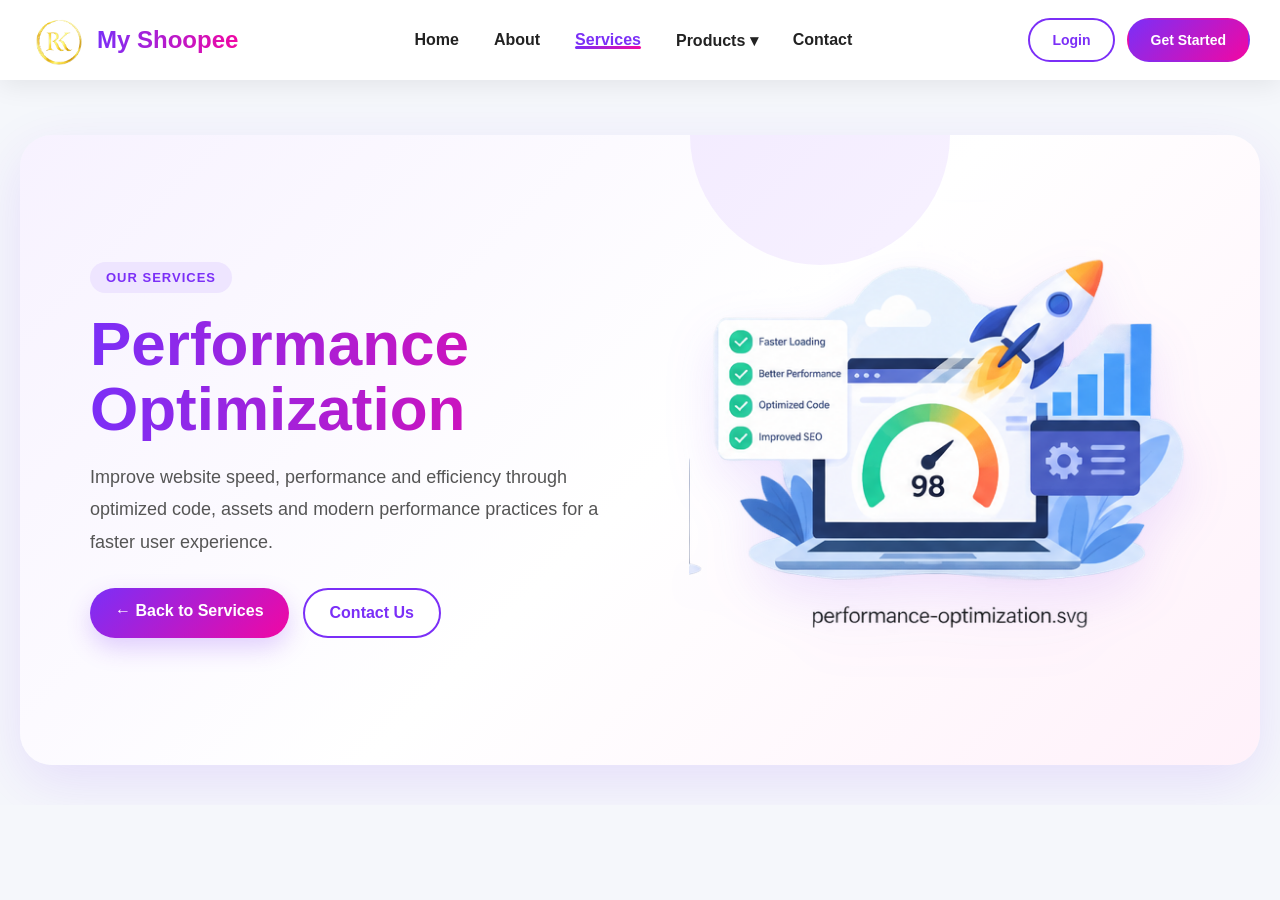
<file: performance-optimization.html>
<!DOCTYPE html>
<html lang="en">
<head>
<meta charset="UTF-8">
<meta name="viewport" content="width=device-width, initial-scale=1.0">
<title>My Shoopee | Performance Optimization</title>
<style>
/* ---------- RESET ---------- */

        * {
            margin: 0;
            padding: 0;
            box-sizing: border-box;
        }

        body {
            font-family: Arial, Helvetica, sans-serif;
            background: #f5f7fb;
        }
        .nav-links a.active {
            color: #7b2ff7;
        }

        .nav-links a.active::after {
            width: 100%;
        }

        /* ---------- HEADER ---------- */

        header {
            width: 100%;
            position: sticky;
            top: 0;
            z-index: 1000;

            background: rgba(255, 255, 255, 0.95);
            backdrop-filter: blur(12px);

            box-shadow: 0 5px 25px rgba(0, 0, 0, 0.08);
        }


        /* ---------- NAVBAR ---------- */

        .navbar {
            max-width: 1300px;
            margin: auto;

            height: 80px;

            display: flex;
            align-items: center;
            justify-content: space-between;

            padding: 0 30px;
        }


        /* ---------- LOGO ---------- */

        .logo {
            display: flex;
            align-items: center;
            gap: 12px;

            text-decoration: none;
        }

        .logo img {
            width: 55px;
            height: 55px;

            object-fit: contain;

            border-radius: 50%;

            transition: 0.4s ease;
        }


        .logo span {
            font-size: 24px;
            font-weight: bold;

            background: linear-gradient(
                90deg,
                #7b2ff7,
                #f107a3
            );

            background-clip: text;
            -webkit-text-fill-color: transparent;
        }


        /* ---------- NAVIGATION ---------- */

        .nav-links {
            display: flex;
            align-items: center;
            gap: 35px;

            list-style: none;
        }

        .nav-links li {
            position: relative;
        }

        .nav-links a {
            text-decoration: none;

            color: #222;

            font-size: 16px;
            font-weight: 600;

            padding: 10px 0;

            transition: 0.3s ease;
        }


        /* ---------- NAV HOVER ---------- */

        .nav-links a::after {
            content: "";

            position: absolute;

            left: 0;
            bottom: 0;

            width: 0;
            height: 3px;

            border-radius: 10px;

            background: linear-gradient(
                90deg,
                #7b2ff7,
                #f107a3
            );

            transition: 0.3s ease;
        }

        .nav-links a:hover {
            color: #7b2ff7;
        }

        .nav-links a:hover::after {
            width: 100%;
        }


        /* ---------- DROPDOWN ---------- */

        .dropdown {
            position: relative;
        }

        .dropdown-menu {
            position: absolute;

            top: 40px;
            left: -20px;

            width: 180px;

            background: white;

            border-radius: 12px;

            padding: 10px 0;

            box-shadow: 0 10px 30px rgba(0, 0, 0, 0.15);

            opacity: 0;
            visibility: hidden;

            transform: translateY(10px);

            transition: 0.3s ease;
        }

        .dropdown-menu a {
            display: block;

            padding: 12px 20px;

            color: #333;
        }

        .dropdown-menu a::after {
            display: none;
        }

        .dropdown-menu a:hover {
            background: #f5efff;
        }

        .dropdown:hover .dropdown-menu {
            opacity: 1;
            visibility: visible;

            transform: translateY(0);
        }


        /* ---------- BUTTONS ---------- */

        .nav-buttons {
            display: flex;
            align-items: center;
            gap: 12px;
        }

        .btn {
            text-decoration: none;

            padding: 12px 22px;

            border-radius: 30px;

            font-size: 14px;
            font-weight: bold;

            transition: 0.3s ease;
        }


        /* LOGIN BUTTON */

        .login-btn {
            color: #7b2ff7;

            border: 2px solid #7b2ff7;
        }

        .login-btn:hover {
            color: white;

            background: #7b2ff7;

            transform: translateY(-3px);

            box-shadow: 0 8px 20px rgba(123, 47, 247, 0.3);
        }


        /* GET STARTED BUTTON */

        .start-btn {
            color: white;

            background: linear-gradient(
                135deg,
                #7b2ff7,
                #f107a3
            );

            border: 2px solid transparent;
        }

        .start-btn:hover {
            transform: translateY(-3px) scale(1.05);

            box-shadow: 0 10px 25px rgba(241, 7, 163, 0.35);
        }




/* ---------- PAGE HERO BANNER ---------- */
.hero-banner{max-width:1250px;margin:55px auto 40px;padding:65px 70px;min-height:430px;border-radius:32px;background:linear-gradient(135deg,#f7f2ff 0%,#fff 52%,#fff1fa 100%);display:grid;grid-template-columns:1.05fr .95fr;align-items:center;gap:45px;overflow:hidden;position:relative;box-shadow:0 18px 55px rgba(123,47,247,.12)}
.hero-banner::before{content:"";position:absolute;width:260px;height:260px;border-radius:50%;background:rgba(123,47,247,.07);top:-130px;right:25%;}
.hero-copy{position:relative;z-index:1}.hero-kicker{display:inline-block;padding:8px 16px;border-radius:30px;background:#eee5ff;color:#7b2ff7;font-size:13px;font-weight:800;letter-spacing:1px;text-transform:uppercase;margin-bottom:18px}.hero-copy h1{font-size:clamp(38px,5vw,62px);line-height:1.05;margin:0 0 20px;background:linear-gradient(90deg,#7b2ff7,#f107a3);-webkit-background-clip:text;background-clip:text;-webkit-text-fill-color:transparent}.hero-copy p{font-size:18px;line-height:1.8;color:#555;max-width:620px;margin-bottom:30px}.hero-actions{display:flex;gap:14px;flex-wrap:wrap}.hero-btn{display:inline-block;text-decoration:none;padding:14px 25px;border-radius:30px;font-weight:700;transition:.3s ease}.hero-primary{color:white;background:linear-gradient(135deg,#7b2ff7,#f107a3);box-shadow:0 10px 24px rgba(123,47,247,.22)}.hero-secondary{color:#7b2ff7;border:2px solid #7b2ff7;background:white}.hero-btn:hover{transform:translateY(-4px);box-shadow:0 12px 28px rgba(123,47,247,.22)}.hero-visual{position:relative;z-index:1}.hero-visual img{width:100%;max-width:560px;display:block;margin:auto;border-radius:28px;filter:drop-shadow(0 20px 25px rgba(123,47,247,.12))}
@media(max-width:900px){.hero-banner{grid-template-columns:1fr;padding:50px 35px;text-align:center}.hero-copy p{margin-left:auto;margin-right:auto}.hero-actions{justify-content:center}.hero-visual img{max-width:500px}}
@media(max-width:600px){.hero-banner{margin:30px 15px;padding:38px 22px;min-height:auto;border-radius:24px}.hero-copy h1{font-size:40px}.hero-copy p{font-size:16px}.hero-actions{flex-direction:column}.hero-btn{width:100%;text-align:center}}

.hero-visual img {
    width: 100%;
    max-width: 500px;
    transition: transform 0.5s ease, filter 0.5s ease;
    animation: floatImage 4s ease-in-out infinite;
}

.hero-visual img:hover {
    transform: scale(1.08) rotate(2deg);
    filter: drop-shadow(0 15px 25px rgba(0, 0, 0, 0.25));
}

.logo {
    transition: transform 0.4s ease, filter 0.4s ease;
}

.logo:hover {
    transform: scale(1.08);
    filter: drop-shadow(0 5px 10px rgba(0, 0, 0, 0.2));
}
@keyframes floatImage {
    0%, 100% {
        transform: translateY(0);
    }

    50% {
        transform: translateY(-15px);
    }
}

/* ================================
   SERVICES SECTION
================================ */

.services-section {
    padding: 90px 8%;
    background: #f8faff;
}

/* Section Heading */

.services-heading {
    max-width: 700px;
    margin: 0 auto 55px;
    text-align: center;
}

.section-tag {
    display: inline-block;
    margin-bottom: 12px;
    padding: 7px 16px;
    border-radius: 30px;
    background: #e8edff;
    color: #4f46e5;
    font-size: 13px;
    font-weight: 700;
    letter-spacing: 1px;
}

.services-heading h2 {
    margin: 0 0 15px;
    font-size: 40px;
    line-height: 1.2;
    color: #172033;
}

.services-heading p {
    margin: 0;
    color: #667085;
    font-size: 16px;
    line-height: 1.7;
}


/* Services Grid */

.services-container {
    max-width: 1200px;
    margin: auto;

    display: grid;
    grid-template-columns: repeat(3, 1fr);
    gap: 25px;
}


/* Service Card */

.service-card {
    padding: 32px 28px;
    background: #ffffff;

    border: 1px solid #e8ebf5;
    border-radius: 20px;

    box-shadow: 0 8px 30px rgba(30, 41, 59, 0.06);

    transition:
        transform 0.4s ease,
        box-shadow 0.4s ease,
        border-color 0.4s ease;
}


/* Card Hover */

.service-card:hover {
    transform: translateY(-10px);

    border-color: #cfd5ff;

    box-shadow:
        0 18px 40px rgba(30, 41, 59, 0.12);
}


/* Service Icon */

.service-icon {
    width: 60px;
    height: 60px;

    display: flex;
    align-items: center;
    justify-content: center;

    margin-bottom: 22px;

    border-radius: 16px;

    background: linear-gradient(
        135deg,
        #eef2ff,
        #e0e7ff
    );

    font-size: 28px;

    transition:
        transform 0.4s ease,
        background 0.4s ease;
}


/* Icon Hover */

.service-card:hover .service-icon {
    transform: scale(1.1) rotate(-5deg);

    background: linear-gradient(
        135deg,
        #e0e7ff,
        #c7d2fe
    );
}


/* Card Heading */

.service-card h3 {
    margin: 0 0 12px;

    color: #172033;

    font-size: 21px;
}


/* Card Description */

.service-card p {
    margin: 0 0 22px;

    color: #667085;

    font-size: 15px;
    line-height: 1.7;
}


/* Learn More */

.service-link {
    color: #4f46e5;

    font-size: 14px;
    font-weight: 700;

    text-decoration: none;

    transition:
        color 0.3s ease,
        padding-left 0.3s ease;
}

.service-link:hover {
    color: #3730a3;
    padding-left: 6px;
}


/* ================================
   RESPONSIVE DESIGN
================================ */

/* Tablet */

@media (max-width: 900px) {

    .services-section {
        padding: 70px 5%;
    }

    .services-container {
        grid-template-columns: repeat(2, 1fr);
    }

    .services-heading h2 {
        font-size: 34px;
    }
}


/* Mobile */

@media (max-width: 600px) {

    .services-section {
        padding: 60px 20px;
    }

    .services-heading {
        margin-bottom: 40px;
    }

    .services-heading h2 {
        font-size: 28px;
    }

    .services-heading p {
        font-size: 15px;
    }

    .services-container {
        grid-template-columns: 1fr;
        gap: 20px;
    }

    .service-card {
        padding: 28px 24px;
    }
}

/* =========================================================
   RESPONSIVE OVERLAY - keeps every page usable on phones
   tablets and desktops without changing the existing design
========================================================= */
html {
    width: 100%;
    overflow-x: hidden;
}

body {
    width: 100%;
    max-width: 100%;
    overflow-x: hidden;
}

img, svg {
    max-width: 100%;
    height: auto;
}

.navbar {
    width: 100%;
}

.hero-banner {
    width: min(1250px, calc(100% - 40px));
}

@media (max-width: 1100px) {
    .navbar {
        height: auto !important;
        min-height: 80px;
        flex-wrap: wrap;
        row-gap: 12px;
        padding: 14px 24px !important;
    }

    .nav-links {
        order: 3;
        width: 100%;
        justify-content: center;
        flex-wrap: wrap;
        gap: 18px !important;
    }

    .nav-buttons {
        flex-shrink: 0;
    }
}

@media (max-width: 900px) {
    .hero-banner {
        width: calc(100% - 30px);
        margin: 30px auto !important;
        grid-template-columns: 1fr !important;
        text-align: center;
        padding: 48px 28px !important;
    }

    .hero-copy {
        max-width: 760px;
        margin: 0 auto;
    }

    .hero-copy p {
        margin-left: auto;
        margin-right: auto;
    }

    .hero-actions {
        justify-content: center;
    }

    .hero-visual {
        width: 100%;
    }

    .hero-visual img {
        width: min(100%, 520px) !important;
        margin: 0 auto;
    }

    .services-container,
    .testimonials-grid {
        grid-template-columns: repeat(2, minmax(0, 1fr)) !important;
    }
}

@media (max-width: 700px) {
    .navbar {
        padding: 12px 16px !important;
    }

    .logo span {
        font-size: 20px !important;
    }

    .logo img {
        width: 48px !important;
        height: 48px !important;
    }

    .nav-buttons {
        gap: 7px !important;
    }

    .nav-buttons .btn {
        padding: 9px 13px !important;
        font-size: 12px !important;
    }

    .nav-links {
        gap: 10px 16px !important;
    }

    .nav-links a {
        font-size: 14px !important;
    }

    .dropdown-menu {
        left: 50%;
        transform: translate(-50%, 10px);
        width: 170px;
    }

    .dropdown:hover .dropdown-menu {
        transform: translate(-50%, 0);
    }

    .hero-banner {
        width: calc(100% - 24px);
        padding: 38px 20px !important;
        border-radius: 24px !important;
    }

    .hero-copy h1 {
        font-size: clamp(32px, 10vw, 44px) !important;
    }

    .hero-copy p {
        font-size: 15px !important;
        line-height: 1.7 !important;
    }

    .hero-actions {
        flex-direction: column;
        width: 100%;
        align-items: stretch;
    }

    .hero-btn {
        width: 100%;
        text-align: center;
    }

    .services-container,
    .testimonials-grid {
        grid-template-columns: 1fr !important;
    }

    .services-section,
    .testimonials-section {
        padding-left: 20px !important;
        padding-right: 20px !important;
    }

    .service-card {
        width: 100%;
    }

    .testimonials-heading h2,
    .services-heading h2 {
        font-size: 28px !important;
    }
}

@media (max-width: 420px) {
    .logo {
        gap: 7px !important;
    }

    .logo span {
        font-size: 18px !important;
    }

    .logo img {
        width: 42px !important;
        height: 42px !important;
    }

    .nav-buttons .btn {
        padding: 8px 10px !important;
    }

    .nav-links {
        gap: 8px 12px !important;
    }

    .nav-links a {
        font-size: 13px !important;
    }
}

@media (prefers-reduced-motion: reduce) {
    *, *::before, *::after {
        scroll-behavior: auto !important;
        animation-duration: 0.01ms !important;
        animation-iteration-count: 1 !important;
        transition-duration: 0.01ms !important;
    }
}

</style>
</head>
<body>
<header>
<nav class="navbar">
<a href="index.html" class="logo"><img src="IMG_0104.PNG" alt="Website Logo"><span>My Shoopee</span></a>
<ul class="nav-links">
<li><a href="index.html">Home</a></li>
<li><a href="about.html">About</a></li>
<li><a href="services.html" class="active">Services</a></li>
<li class="dropdown"><a href="products.html">Products ▾</a><div class="dropdown-menu"><a href="products.html">All Products</a><a href="products.html">New Arrivals</a><a href="products.html">Popular Products</a></div></li>
<li><a href="contact.html">Contact</a></li>
</ul>
<div class="nav-buttons"><a href="login.html" class="btn login-btn">Login</a><a href="login.html" class="btn start-btn">Get Started</a></div>
</nav>
</header>
<section class="hero-banner">
<div class="hero-copy">
<span class="hero-kicker">Our Services</span>
<h1>Performance Optimization</h1>
<p>Improve website speed, performance and efficiency through optimized code, assets and modern performance practices for a faster user experience.</p>
<div class="hero-actions">
<a href="services.html" class="hero-btn hero-primary">← Back to Services</a>
<a href="contact.html" class="hero-btn hero-secondary">Contact Us</a>
</div>
</div>
<div class="hero-visual"><img src="performance-optimization.png" alt="Performance Optimization"></div>
</section>
</body>
</html>
</file>
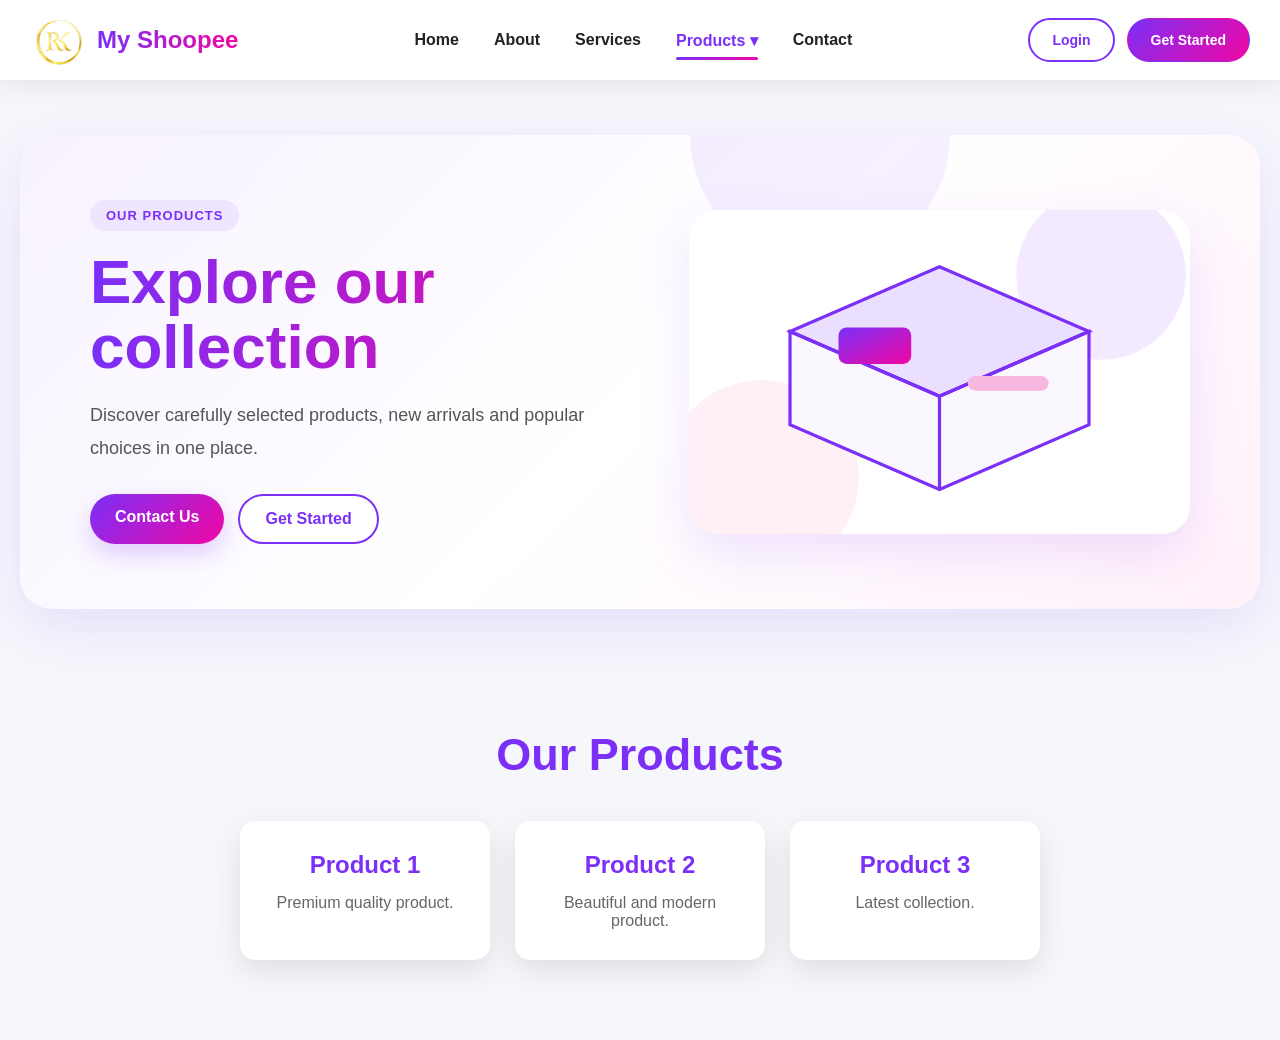
<file: products.html>
<!DOCTYPE html>
<html lang="en">
<head>
    <meta charset="UTF-8">
    <meta name="viewport" content="width=device-width, initial-scale=1.0">
    <title>My Shoopee | Products</title>
    <style>

        /* ---------- RESET ---------- */
        * {
            margin: 0;
            padding: 0;
            box-sizing: border-box;
        }

        body {
            font-family: Arial, Helvetica, sans-serif;
            background: #f5f7fb;
        }
        .hero-visual img {
    width: 100%;
    max-width: 500px;
    transition: transform 0.5s ease, filter 0.5s ease;
    animation: floatImage 4s ease-in-out infinite;
}

.hero-visual img:hover {
    transform: scale(1.08) rotate(2deg);
    filter: drop-shadow(0 15px 25px rgba(0, 0, 0, 0.25));
}
.logo {
    transition: transform 0.4s ease, filter 0.4s ease;
}

.logo:hover {
    transform: scale(1.08);
    filter: drop-shadow(0 5px 10px rgba(0, 0, 0, 0.2));
}

@keyframes floatImage {
    0%, 100% {
        transform: translateY(0);
    }

    50% {
        transform: translateY(-15px);
    }
}
        .nav-links a.active {
            color: #7b2ff7;
        }

        .nav-links a.active::after {
            width: 100%;
        }
        /* ---------- HEADER ---------- */
        header {
            width: 100%;
            position: sticky;
            top: 0;
            z-index: 1000;
            background: rgba(255, 255, 255, 0.95);
            backdrop-filter: blur(12px);
            box-shadow: 0 5px 25px rgba(0, 0, 0, 0.08);
        }

        /* ---------- NAVBAR ---------- */
        .navbar {
            max-width: 1300px;
            margin: auto;
            height: 80px;
            display: flex;
            align-items: center;
            justify-content: space-between;
            padding: 0 30px;
        }

        /* ---------- LOGO ---------- */
        .logo {
            display: flex;
            align-items: center;
            gap: 12px;
            text-decoration: none;
        }

        .logo img {
            width: 55px;
            height: 55px;
            object-fit: contain;
            border-radius: 50%;
            transition: 0.4s ease;
        }

        .logo:hover img {
            transform: rotate(8deg) scale(1.05);
        }

        .logo span {
            font-size: 24px;
            font-weight: bold;
            background: linear-gradient(90deg, #7b2ff7, #f107a3);
            background-clip: text;
            -webkit-background-clip: text;
            -webkit-text-fill-color: transparent;
        }

        /* ---------- NAVIGATION ---------- */
        .nav-links {
            display: flex;
            align-items: center;
            gap: 35px;
            list-style: none;
        }

        .nav-links li {
            position: relative;
        }

        .nav-links a {
            position: relative;
            display: inline-block;
            text-decoration: none;
            color: #222;
            font-size: 16px;
            font-weight: 600;
            padding: 10px 0;
            transition: 0.3s ease;
        }

        /* ---------- NAV HOVER ---------- */
        .nav-links a::after {
            content: "";
            position: absolute;
            left: 0;
            bottom: 0;
            width: 0;
            height: 3px;
            border-radius: 10px;
            background: linear-gradient(90deg, #7b2ff7, #f107a3);
            transition: 0.3s ease;
        }

        .nav-links a:hover {
            color: #7b2ff7;
        }

        .nav-links a:hover::after {
            width: 100%;
        }

        /* ---------- DROPDOWN ---------- */
        .dropdown {
            position: relative;
        }

        .dropdown-menu {
            position: absolute;
            top: 40px;
            left: -20px;
            width: 180px;
            background: white;
            border-radius: 12px;
            padding: 10px 0;
            box-shadow: 0 10px 30px rgba(0, 0, 0, 0.15);
            opacity: 0;
            visibility: hidden;
            transform: translateY(10px);
            transition: 0.3s ease;
        }

        .dropdown-menu a {
            display: block;
            padding: 12px 20px;
            color: #333;
        }

        .dropdown-menu a::after {
            display: none;
        }

        .dropdown-menu a:hover {
            background: #f5efff;
        }

        .dropdown:hover .dropdown-menu {
            opacity: 1;
            visibility: visible;
            transform: translateY(0);
        }

        /* ---------- BUTTONS ---------- */
        .nav-buttons {
            display: flex;
            align-items: center;
            gap: 12px;
        }

        .btn {
            text-decoration: none;
            padding: 12px 22px;
            border-radius: 30px;
            font-size: 14px;
            font-weight: bold;
            transition: 0.3s ease;
        }

        .login-btn {
            color: #7b2ff7;
            border: 2px solid #7b2ff7;
        }

        .login-btn:hover {
            color: white;
            background: #7b2ff7;
            transform: translateY(-3px);
            box-shadow: 0 8px 20px rgba(123, 47, 247, 0.3);
        }

        .start-btn {
            color: white;
            background: linear-gradient(135deg, #7b2ff7, #f107a3);
            border: 2px solid transparent;
        }

        .start-btn:hover {
            color: white;
            transform: translateY(-3px) scale(1.05);
            box-shadow: 0 10px 25px rgba(241, 7, 163, 0.35);
        }

        /* ---------- RESPONSIVE NAVIGATION ---------- */
        @media (max-width: 1000px) {
            .navbar {
                height: auto;
                min-height: 80px;
                flex-wrap: wrap;
                gap: 15px;
                padding: 15px 20px;
            }

            .nav-links {
                order: 3;
                width: 100%;
                justify-content: center;
                flex-wrap: wrap;
                gap: 20px;
            }
        }

        @media (max-width: 600px) {
            .logo span {
                font-size: 20px;
            }

            .logo img {
                width: 48px;
                height: 48px;
            }

            .nav-buttons {
                gap: 7px;
            }

            .btn {
                padding: 10px 14px;
                font-size: 12px;
            }

            .nav-links {
                gap: 14px;
            }

            .nav-links a {
                font-size: 14px;
            }
        }

        /* ---------- PAGE CONTENT ---------- */

        .content { padding: 80px 20px; text-align: center; }
        h1 { font-size: 45px; color: #7b2ff7; margin-bottom: 40px; }
        .products { display: flex; justify-content: center; gap: 25px; flex-wrap: wrap; }
        .product { width: 250px; background: white; padding: 30px; border-radius: 15px; box-shadow: 0 10px 30px rgba(0,0,0,0.1); transition: 0.3s; }
        .product:hover { transform: translateY(-10px) scale(1.03); }
        .product h2 { margin-bottom: 15px; color: #7b2ff7; }
        .product p { color: #666; }
        @media (max-width: 600px) { h1 { font-size: 36px; } }


/* ---------- PAGE HERO BANNER ---------- */
.hero-banner{max-width:1250px;margin:55px auto 40px;padding:65px 70px;min-height:430px;border-radius:32px;background:linear-gradient(135deg,#f7f2ff 0%,#fff 52%,#fff1fa 100%);display:grid;grid-template-columns:1.05fr .95fr;align-items:center;gap:45px;overflow:hidden;position:relative;box-shadow:0 18px 55px rgba(123,47,247,.12)}
.hero-banner::before{content:"";position:absolute;width:260px;height:260px;border-radius:50%;background:rgba(123,47,247,.07);top:-130px;right:25%;}
.hero-copy{position:relative;z-index:1}.hero-kicker{display:inline-block;padding:8px 16px;border-radius:30px;background:#eee5ff;color:#7b2ff7;font-size:13px;font-weight:800;letter-spacing:1px;text-transform:uppercase;margin-bottom:18px}.hero-copy h1{font-size:clamp(38px,5vw,62px);line-height:1.05;margin:0 0 20px;background:linear-gradient(90deg,#7b2ff7,#f107a3);-webkit-background-clip:text;background-clip:text;-webkit-text-fill-color:transparent}.hero-copy p{font-size:18px;line-height:1.8;color:#555;max-width:620px;margin-bottom:30px}.hero-actions{display:flex;gap:14px;flex-wrap:wrap}.hero-btn{display:inline-block;text-decoration:none;padding:14px 25px;border-radius:30px;font-weight:700;transition:.3s ease}.hero-primary{color:white;background:linear-gradient(135deg,#7b2ff7,#f107a3);box-shadow:0 10px 24px rgba(123,47,247,.22)}.hero-secondary{color:#7b2ff7;border:2px solid #7b2ff7;background:white}.hero-btn:hover{transform:translateY(-4px);box-shadow:0 12px 28px rgba(123,47,247,.22)}.hero-visual{position:relative;z-index:1}.hero-visual img{width:100%;max-width:560px;display:block;margin:auto;border-radius:28px;filter:drop-shadow(0 20px 25px rgba(123,47,247,.12))}
@media(max-width:900px){.hero-banner{grid-template-columns:1fr;padding:50px 35px;text-align:center}.hero-copy p{margin-left:auto;margin-right:auto}.hero-actions{justify-content:center}.hero-visual img{max-width:500px}}
@media(max-width:600px){.hero-banner{margin:30px 15px;padding:38px 22px;min-height:auto;border-radius:24px}.hero-copy h1{font-size:40px}.hero-copy p{font-size:16px}.hero-actions{flex-direction:column}.hero-btn{width:100%;text-align:center}}

    
/* =========================================================
   RESPONSIVE OVERLAY - keeps every page usable on phones
   tablets and desktops without changing the existing design
========================================================= */
html {
    width: 100%;
    overflow-x: hidden;
}

body {
    width: 100%;
    max-width: 100%;
    overflow-x: hidden;
}

img, svg {
    max-width: 100%;
    height: auto;
}

.navbar {
    width: 100%;
}

.hero-banner {
    width: min(1250px, calc(100% - 40px));
}

@media (max-width: 1100px) {
    .navbar {
        height: auto !important;
        min-height: 80px;
        flex-wrap: wrap;
        row-gap: 12px;
        padding: 14px 24px !important;
    }

    .nav-links {
        order: 3;
        width: 100%;
        justify-content: center;
        flex-wrap: wrap;
        gap: 18px !important;
    }

    .nav-buttons {
        flex-shrink: 0;
    }
}

@media (max-width: 900px) {
    .hero-banner {
        width: calc(100% - 30px);
        margin: 30px auto !important;
        grid-template-columns: 1fr !important;
        text-align: center;
        padding: 48px 28px !important;
    }

    .hero-copy {
        max-width: 760px;
        margin: 0 auto;
    }

    .hero-copy p {
        margin-left: auto;
        margin-right: auto;
    }

    .hero-actions {
        justify-content: center;
    }

    .hero-visual {
        width: 100%;
    }

    .hero-visual img {
        width: min(100%, 520px) !important;
        margin: 0 auto;
    }

    .services-container,
    .testimonials-grid {
        grid-template-columns: repeat(2, minmax(0, 1fr)) !important;
    }
}

@media (max-width: 700px) {
    .navbar {
        padding: 12px 16px !important;
    }

    .logo span {
        font-size: 20px !important;
    }

    .logo img {
        width: 48px !important;
        height: 48px !important;
    }

    .nav-buttons {
        gap: 7px !important;
    }

    .nav-buttons .btn {
        padding: 9px 13px !important;
        font-size: 12px !important;
    }

    .nav-links {
        gap: 10px 16px !important;
    }

    .nav-links a {
        font-size: 14px !important;
    }

    .dropdown-menu {
        left: 50%;
        transform: translate(-50%, 10px);
        width: 170px;
    }

    .dropdown:hover .dropdown-menu {
        transform: translate(-50%, 0);
    }

    .hero-banner {
        width: calc(100% - 24px);
        padding: 38px 20px !important;
        border-radius: 24px !important;
    }

    .hero-copy h1 {
        font-size: clamp(32px, 10vw, 44px) !important;
    }

    .hero-copy p {
        font-size: 15px !important;
        line-height: 1.7 !important;
    }

    .hero-actions {
        flex-direction: column;
        width: 100%;
        align-items: stretch;
    }

    .hero-btn {
        width: 100%;
        text-align: center;
    }

    .services-container,
    .testimonials-grid {
        grid-template-columns: 1fr !important;
    }

    .services-section,
    .testimonials-section {
        padding-left: 20px !important;
        padding-right: 20px !important;
    }

    .service-card {
        width: 100%;
    }

    .testimonials-heading h2,
    .services-heading h2 {
        font-size: 28px !important;
    }
}

@media (max-width: 420px) {
    .logo {
        gap: 7px !important;
    }

    .logo span {
        font-size: 18px !important;
    }

    .logo img {
        width: 42px !important;
        height: 42px !important;
    }

    .nav-buttons .btn {
        padding: 8px 10px !important;
    }

    .nav-links {
        gap: 8px 12px !important;
    }

    .nav-links a {
        font-size: 13px !important;
    }
}

@media (prefers-reduced-motion: reduce) {
    *, *::before, *::after {
        scroll-behavior: auto !important;
        animation-duration: 0.01ms !important;
        animation-iteration-count: 1 !important;
        transition-duration: 0.01ms !important;
    }
}

</style>
</head>
<body>

    <header>
        <nav class="navbar">
            <a href="index.html" class="logo">
                <img src="IMG_0104.PNG" alt="Website Logo">
                <span>My Shoopee</span>
            </a>

            <ul class="nav-links">
                <li><a href="index.html">Home</a></li>
                <li><a href="about.html">About</a></li>
                <li><a href="services.html">Services</a></li>
                <li class="dropdown">
                    <a href="products.html" class="active">Products ▾</a>
                    <div class="dropdown-menu">
                        <a href="products.html">All Products</a>
                        <a href="products.html">New Arrivals</a>
                        <a href="products.html">Popular Products</a>
                    </div>
                </li>
                <li><a href="contact.html">Contact</a></li>
            </ul>

            <div class="nav-buttons">
                <a href="login.html" class="btn login-btn">Login</a>
                <a href="login.html" class="btn start-btn">Get Started</a>
            </div>
        </nav>
    </header>

    <section class="hero-banner">
        <div class="hero-copy">
            <span class="hero-kicker">Our Products</span>
            <h1>Explore our collection</h1>
            <p>Discover carefully selected products, new arrivals and popular choices in one place.</p>
            <div class="hero-actions">
                <a href="contact.html" class="hero-btn hero-primary">Contact Us</a>
                <a href="login.html" class="hero-btn hero-secondary">Get Started</a>
            </div>
        </div>
        <div class="hero-visual">
            <img src="products-hero.svg" alt="Our Products banner illustration">
        </div>
    </section>


    <section class="content">
        <h1>Our Products</h1>
        <div class="products">
            <div class="product">
                <h2>Product 1</h2>
                <p>Premium quality product.</p>
            </div>
            <div class="product">
                <h2>Product 2</h2>
                <p>Beautiful and modern product.</p>
            </div>
            <div class="product">
                <h2>Product 3</h2>
                <p>Latest collection.</p>
            </div>
        </div>
    </section>

</body>
</html>
</file>
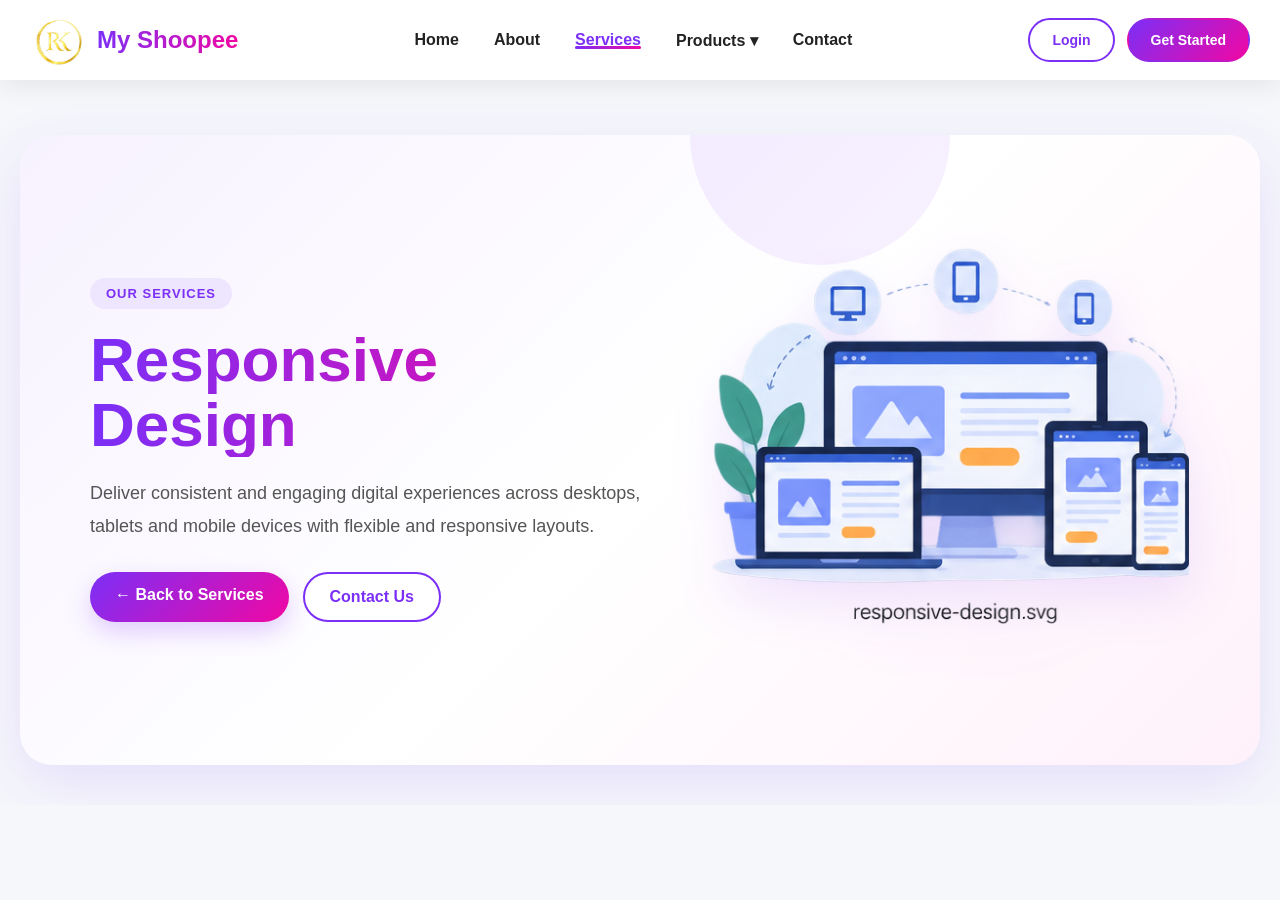
<file: responsive-design.html>
<!DOCTYPE html>
<html lang="en">
<head>
<meta charset="UTF-8">
<meta name="viewport" content="width=device-width, initial-scale=1.0">
<title>My Shoopee | Responsive Design</title>
<style>
/* ---------- RESET ---------- */

        * {
            margin: 0;
            padding: 0;
            box-sizing: border-box;
        }

        body {
            font-family: Arial, Helvetica, sans-serif;
            background: #f5f7fb;
        }
        .nav-links a.active {
            color: #7b2ff7;
        }

        .nav-links a.active::after {
            width: 100%;
        }

        /* ---------- HEADER ---------- */

        header {
            width: 100%;
            position: sticky;
            top: 0;
            z-index: 1000;

            background: rgba(255, 255, 255, 0.95);
            backdrop-filter: blur(12px);

            box-shadow: 0 5px 25px rgba(0, 0, 0, 0.08);
        }


        /* ---------- NAVBAR ---------- */

        .navbar {
            max-width: 1300px;
            margin: auto;

            height: 80px;

            display: flex;
            align-items: center;
            justify-content: space-between;

            padding: 0 30px;
        }


        /* ---------- LOGO ---------- */

        .logo {
            display: flex;
            align-items: center;
            gap: 12px;

            text-decoration: none;
        }

        .logo img {
            width: 55px;
            height: 55px;

            object-fit: contain;

            border-radius: 50%;

            transition: 0.4s ease;
        }


        .logo span {
            font-size: 24px;
            font-weight: bold;

            background: linear-gradient(
                90deg,
                #7b2ff7,
                #f107a3
            );

            background-clip: text;
            -webkit-text-fill-color: transparent;
        }


        /* ---------- NAVIGATION ---------- */

        .nav-links {
            display: flex;
            align-items: center;
            gap: 35px;

            list-style: none;
        }

        .nav-links li {
            position: relative;
        }

        .nav-links a {
            text-decoration: none;

            color: #222;

            font-size: 16px;
            font-weight: 600;

            padding: 10px 0;

            transition: 0.3s ease;
        }


        /* ---------- NAV HOVER ---------- */

        .nav-links a::after {
            content: "";

            position: absolute;

            left: 0;
            bottom: 0;

            width: 0;
            height: 3px;

            border-radius: 10px;

            background: linear-gradient(
                90deg,
                #7b2ff7,
                #f107a3
            );

            transition: 0.3s ease;
        }

        .nav-links a:hover {
            color: #7b2ff7;
        }

        .nav-links a:hover::after {
            width: 100%;
        }


        /* ---------- DROPDOWN ---------- */

        .dropdown {
            position: relative;
        }

        .dropdown-menu {
            position: absolute;

            top: 40px;
            left: -20px;

            width: 180px;

            background: white;

            border-radius: 12px;

            padding: 10px 0;

            box-shadow: 0 10px 30px rgba(0, 0, 0, 0.15);

            opacity: 0;
            visibility: hidden;

            transform: translateY(10px);

            transition: 0.3s ease;
        }

        .dropdown-menu a {
            display: block;

            padding: 12px 20px;

            color: #333;
        }

        .dropdown-menu a::after {
            display: none;
        }

        .dropdown-menu a:hover {
            background: #f5efff;
        }

        .dropdown:hover .dropdown-menu {
            opacity: 1;
            visibility: visible;

            transform: translateY(0);
        }


        /* ---------- BUTTONS ---------- */

        .nav-buttons {
            display: flex;
            align-items: center;
            gap: 12px;
        }

        .btn {
            text-decoration: none;

            padding: 12px 22px;

            border-radius: 30px;

            font-size: 14px;
            font-weight: bold;

            transition: 0.3s ease;
        }


        /* LOGIN BUTTON */

        .login-btn {
            color: #7b2ff7;

            border: 2px solid #7b2ff7;
        }

        .login-btn:hover {
            color: white;

            background: #7b2ff7;

            transform: translateY(-3px);

            box-shadow: 0 8px 20px rgba(123, 47, 247, 0.3);
        }


        /* GET STARTED BUTTON */

        .start-btn {
            color: white;

            background: linear-gradient(
                135deg,
                #7b2ff7,
                #f107a3
            );

            border: 2px solid transparent;
        }

        .start-btn:hover {
            transform: translateY(-3px) scale(1.05);

            box-shadow: 0 10px 25px rgba(241, 7, 163, 0.35);
        }




/* ---------- PAGE HERO BANNER ---------- */
.hero-banner{max-width:1250px;margin:55px auto 40px;padding:65px 70px;min-height:430px;border-radius:32px;background:linear-gradient(135deg,#f7f2ff 0%,#fff 52%,#fff1fa 100%);display:grid;grid-template-columns:1.05fr .95fr;align-items:center;gap:45px;overflow:hidden;position:relative;box-shadow:0 18px 55px rgba(123,47,247,.12)}
.hero-banner::before{content:"";position:absolute;width:260px;height:260px;border-radius:50%;background:rgba(123,47,247,.07);top:-130px;right:25%;}
.hero-copy{position:relative;z-index:1}.hero-kicker{display:inline-block;padding:8px 16px;border-radius:30px;background:#eee5ff;color:#7b2ff7;font-size:13px;font-weight:800;letter-spacing:1px;text-transform:uppercase;margin-bottom:18px}.hero-copy h1{font-size:clamp(38px,5vw,62px);line-height:1.05;margin:0 0 20px;background:linear-gradient(90deg,#7b2ff7,#f107a3);-webkit-background-clip:text;background-clip:text;-webkit-text-fill-color:transparent}.hero-copy p{font-size:18px;line-height:1.8;color:#555;max-width:620px;margin-bottom:30px}.hero-actions{display:flex;gap:14px;flex-wrap:wrap}.hero-btn{display:inline-block;text-decoration:none;padding:14px 25px;border-radius:30px;font-weight:700;transition:.3s ease}.hero-primary{color:white;background:linear-gradient(135deg,#7b2ff7,#f107a3);box-shadow:0 10px 24px rgba(123,47,247,.22)}.hero-secondary{color:#7b2ff7;border:2px solid #7b2ff7;background:white}.hero-btn:hover{transform:translateY(-4px);box-shadow:0 12px 28px rgba(123,47,247,.22)}.hero-visual{position:relative;z-index:1}.hero-visual img{width:100%;max-width:560px;display:block;margin:auto;border-radius:28px;filter:drop-shadow(0 20px 25px rgba(123,47,247,.12))}
@media(max-width:900px){.hero-banner{grid-template-columns:1fr;padding:50px 35px;text-align:center}.hero-copy p{margin-left:auto;margin-right:auto}.hero-actions{justify-content:center}.hero-visual img{max-width:500px}}
@media(max-width:600px){.hero-banner{margin:30px 15px;padding:38px 22px;min-height:auto;border-radius:24px}.hero-copy h1{font-size:40px}.hero-copy p{font-size:16px}.hero-actions{flex-direction:column}.hero-btn{width:100%;text-align:center}}

.hero-visual img {
    width: 100%;
    max-width: 500px;
    transition: transform 0.5s ease, filter 0.5s ease;
    animation: floatImage 4s ease-in-out infinite;
}

.hero-visual img:hover {
    transform: scale(1.08) rotate(2deg);
    filter: drop-shadow(0 15px 25px rgba(0, 0, 0, 0.25));
}

.logo {
    transition: transform 0.4s ease, filter 0.4s ease;
}

.logo:hover {
    transform: scale(1.08);
    filter: drop-shadow(0 5px 10px rgba(0, 0, 0, 0.2));
}
@keyframes floatImage {
    0%, 100% {
        transform: translateY(0);
    }

    50% {
        transform: translateY(-15px);
    }
}

/* ================================
   SERVICES SECTION
================================ */

.services-section {
    padding: 90px 8%;
    background: #f8faff;
}

/* Section Heading */

.services-heading {
    max-width: 700px;
    margin: 0 auto 55px;
    text-align: center;
}

.section-tag {
    display: inline-block;
    margin-bottom: 12px;
    padding: 7px 16px;
    border-radius: 30px;
    background: #e8edff;
    color: #4f46e5;
    font-size: 13px;
    font-weight: 700;
    letter-spacing: 1px;
}

.services-heading h2 {
    margin: 0 0 15px;
    font-size: 40px;
    line-height: 1.2;
    color: #172033;
}

.services-heading p {
    margin: 0;
    color: #667085;
    font-size: 16px;
    line-height: 1.7;
}


/* Services Grid */

.services-container {
    max-width: 1200px;
    margin: auto;

    display: grid;
    grid-template-columns: repeat(3, 1fr);
    gap: 25px;
}


/* Service Card */

.service-card {
    padding: 32px 28px;
    background: #ffffff;

    border: 1px solid #e8ebf5;
    border-radius: 20px;

    box-shadow: 0 8px 30px rgba(30, 41, 59, 0.06);

    transition:
        transform 0.4s ease,
        box-shadow 0.4s ease,
        border-color 0.4s ease;
}


/* Card Hover */

.service-card:hover {
    transform: translateY(-10px);

    border-color: #cfd5ff;

    box-shadow:
        0 18px 40px rgba(30, 41, 59, 0.12);
}


/* Service Icon */

.service-icon {
    width: 60px;
    height: 60px;

    display: flex;
    align-items: center;
    justify-content: center;

    margin-bottom: 22px;

    border-radius: 16px;

    background: linear-gradient(
        135deg,
        #eef2ff,
        #e0e7ff
    );

    font-size: 28px;

    transition:
        transform 0.4s ease,
        background 0.4s ease;
}


/* Icon Hover */

.service-card:hover .service-icon {
    transform: scale(1.1) rotate(-5deg);

    background: linear-gradient(
        135deg,
        #e0e7ff,
        #c7d2fe
    );
}


/* Card Heading */

.service-card h3 {
    margin: 0 0 12px;

    color: #172033;

    font-size: 21px;
}


/* Card Description */

.service-card p {
    margin: 0 0 22px;

    color: #667085;

    font-size: 15px;
    line-height: 1.7;
}


/* Learn More */

.service-link {
    color: #4f46e5;

    font-size: 14px;
    font-weight: 700;

    text-decoration: none;

    transition:
        color 0.3s ease,
        padding-left 0.3s ease;
}

.service-link:hover {
    color: #3730a3;
    padding-left: 6px;
}


/* ================================
   RESPONSIVE DESIGN
================================ */

/* Tablet */

@media (max-width: 900px) {

    .services-section {
        padding: 70px 5%;
    }

    .services-container {
        grid-template-columns: repeat(2, 1fr);
    }

    .services-heading h2 {
        font-size: 34px;
    }
}


/* Mobile */

@media (max-width: 600px) {

    .services-section {
        padding: 60px 20px;
    }

    .services-heading {
        margin-bottom: 40px;
    }

    .services-heading h2 {
        font-size: 28px;
    }

    .services-heading p {
        font-size: 15px;
    }

    .services-container {
        grid-template-columns: 1fr;
        gap: 20px;
    }

    .service-card {
        padding: 28px 24px;
    }
}

/* =========================================================
   RESPONSIVE OVERLAY - keeps every page usable on phones
   tablets and desktops without changing the existing design
========================================================= */
html {
    width: 100%;
    overflow-x: hidden;
}

body {
    width: 100%;
    max-width: 100%;
    overflow-x: hidden;
}

img, svg {
    max-width: 100%;
    height: auto;
}

.navbar {
    width: 100%;
}

.hero-banner {
    width: min(1250px, calc(100% - 40px));
}

@media (max-width: 1100px) {
    .navbar {
        height: auto !important;
        min-height: 80px;
        flex-wrap: wrap;
        row-gap: 12px;
        padding: 14px 24px !important;
    }

    .nav-links {
        order: 3;
        width: 100%;
        justify-content: center;
        flex-wrap: wrap;
        gap: 18px !important;
    }

    .nav-buttons {
        flex-shrink: 0;
    }
}

@media (max-width: 900px) {
    .hero-banner {
        width: calc(100% - 30px);
        margin: 30px auto !important;
        grid-template-columns: 1fr !important;
        text-align: center;
        padding: 48px 28px !important;
    }

    .hero-copy {
        max-width: 760px;
        margin: 0 auto;
    }

    .hero-copy p {
        margin-left: auto;
        margin-right: auto;
    }

    .hero-actions {
        justify-content: center;
    }

    .hero-visual {
        width: 100%;
    }

    .hero-visual img {
        width: min(100%, 520px) !important;
        margin: 0 auto;
    }

    .services-container,
    .testimonials-grid {
        grid-template-columns: repeat(2, minmax(0, 1fr)) !important;
    }
}

@media (max-width: 700px) {
    .navbar {
        padding: 12px 16px !important;
    }

    .logo span {
        font-size: 20px !important;
    }

    .logo img {
        width: 48px !important;
        height: 48px !important;
    }

    .nav-buttons {
        gap: 7px !important;
    }

    .nav-buttons .btn {
        padding: 9px 13px !important;
        font-size: 12px !important;
    }

    .nav-links {
        gap: 10px 16px !important;
    }

    .nav-links a {
        font-size: 14px !important;
    }

    .dropdown-menu {
        left: 50%;
        transform: translate(-50%, 10px);
        width: 170px;
    }

    .dropdown:hover .dropdown-menu {
        transform: translate(-50%, 0);
    }

    .hero-banner {
        width: calc(100% - 24px);
        padding: 38px 20px !important;
        border-radius: 24px !important;
    }

    .hero-copy h1 {
        font-size: clamp(32px, 10vw, 44px) !important;
    }

    .hero-copy p {
        font-size: 15px !important;
        line-height: 1.7 !important;
    }

    .hero-actions {
        flex-direction: column;
        width: 100%;
        align-items: stretch;
    }

    .hero-btn {
        width: 100%;
        text-align: center;
    }

    .services-container,
    .testimonials-grid {
        grid-template-columns: 1fr !important;
    }

    .services-section,
    .testimonials-section {
        padding-left: 20px !important;
        padding-right: 20px !important;
    }

    .service-card {
        width: 100%;
    }

    .testimonials-heading h2,
    .services-heading h2 {
        font-size: 28px !important;
    }
}

@media (max-width: 420px) {
    .logo {
        gap: 7px !important;
    }

    .logo span {
        font-size: 18px !important;
    }

    .logo img {
        width: 42px !important;
        height: 42px !important;
    }

    .nav-buttons .btn {
        padding: 8px 10px !important;
    }

    .nav-links {
        gap: 8px 12px !important;
    }

    .nav-links a {
        font-size: 13px !important;
    }
}

@media (prefers-reduced-motion: reduce) {
    *, *::before, *::after {
        scroll-behavior: auto !important;
        animation-duration: 0.01ms !important;
        animation-iteration-count: 1 !important;
        transition-duration: 0.01ms !important;
    }
}

</style>
</head>
<body>
<header>
<nav class="navbar">
<a href="index.html" class="logo"><img src="IMG_0104.PNG" alt="Website Logo"><span>My Shoopee</span></a>
<ul class="nav-links">
<li><a href="index.html">Home</a></li>
<li><a href="about.html">About</a></li>
<li><a href="services.html" class="active">Services</a></li>
<li class="dropdown"><a href="products.html">Products ▾</a><div class="dropdown-menu"><a href="products.html">All Products</a><a href="products.html">New Arrivals</a><a href="products.html">Popular Products</a></div></li>
<li><a href="contact.html">Contact</a></li>
</ul>
<div class="nav-buttons"><a href="login.html" class="btn login-btn">Login</a><a href="login.html" class="btn start-btn">Get Started</a></div>
</nav>
</header>
<section class="hero-banner">
<div class="hero-copy">
<span class="hero-kicker">Our Services</span>
<h1>Responsive Design</h1>
<p>Deliver consistent and engaging digital experiences across desktops, tablets and mobile devices with flexible and responsive layouts.</p>
<div class="hero-actions">
<a href="services.html" class="hero-btn hero-primary">← Back to Services</a>
<a href="contact.html" class="hero-btn hero-secondary">Contact Us</a>
</div>
</div>
<div class="hero-visual"><img src="responsive-design.png" alt="Responsive Design"></div>
</section>
</body>
</html>
</file>
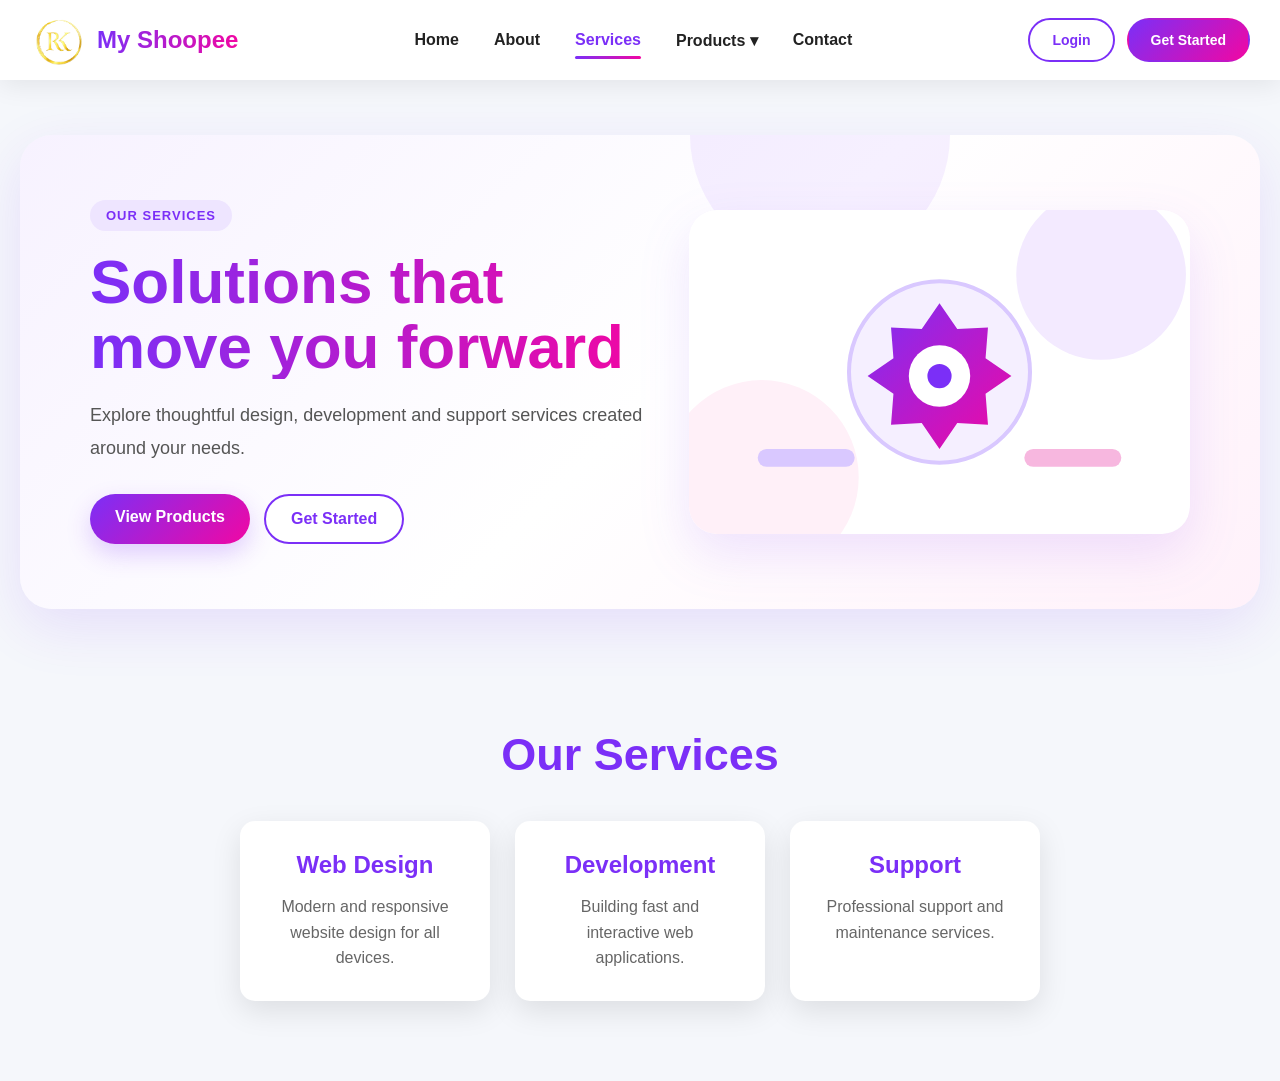
<file: services.html>
<!DOCTYPE html>
<html lang="en">
<head>
    <meta charset="UTF-8">
    <meta name="viewport" content="width=device-width, initial-scale=1.0">
    <title>My Shoopee | Services</title>
    <style>

        /* ---------- RESET ---------- */
        * {
            margin: 0;
            padding: 0;
            box-sizing: border-box;
        }

        body {
            font-family: Arial, Helvetica, sans-serif;
            background: #f5f7fb;
        }
        .hero-visual img {
    width: 100%;
    max-width: 500px;
    transition: transform 0.5s ease, filter 0.5s ease;
    animation: floatImage 4s ease-in-out infinite;
}

.hero-visual img:hover {
    transform: scale(1.08) rotate(2deg);
    filter: drop-shadow(0 15px 25px rgba(0, 0, 0, 0.25));
}

.logo {
    transition: transform 0.4s ease, filter 0.4s ease;
}

.logo:hover {
    transform: scale(1.08);
    filter: drop-shadow(0 5px 10px rgba(0, 0, 0, 0.2));
}
@keyframes floatImage {
    0%, 100% {
        transform: translateY(0);
    }

    50% {
        transform: translateY(-15px);
    }
}
        .nav-links a.active {
            color: #7b2ff7;
        }

        .nav-links a.active::after {
            width: 100%;
        }

        /* ---------- HEADER ---------- */
        header {
            width: 100%;
            position: sticky;
            top: 0;
            z-index: 1000;
            background: rgba(255, 255, 255, 0.95);
            backdrop-filter: blur(12px);
            box-shadow: 0 5px 25px rgba(0, 0, 0, 0.08);
        }

        /* ---------- NAVBAR ---------- */
        .navbar {
            max-width: 1300px;
            margin: auto;
            height: 80px;
            display: flex;
            align-items: center;
            justify-content: space-between;
            padding: 0 30px;
        }

        /* ---------- LOGO ---------- */
        .logo {
            display: flex;
            align-items: center;
            gap: 12px;
            text-decoration: none;
        }

        .logo img {
            width: 55px;
            height: 55px;
            object-fit: contain;
            border-radius: 50%;
            transition: 0.4s ease;
        }

        .logo:hover img {
            transform: rotate(8deg) scale(1.05);
        }

        .logo span {
            font-size: 24px;
            font-weight: bold;
            background: linear-gradient(90deg, #7b2ff7, #f107a3);
            background-clip: text;
            -webkit-background-clip: text;
            -webkit-text-fill-color: transparent;
        }

        /* ---------- NAVIGATION ---------- */
        .nav-links {
            display: flex;
            align-items: center;
            gap: 35px;
            list-style: none;
        }

        .nav-links li {
            position: relative;
        }

        .nav-links a {
            position: relative;
            display: inline-block;
            text-decoration: none;
            color: #222;
            font-size: 16px;
            font-weight: 600;
            padding: 10px 0;
            transition: 0.3s ease;
        }

        /* ---------- NAV HOVER ---------- */
        .nav-links a::after {
            content: "";
            position: absolute;
            left: 0;
            bottom: 0;
            width: 0;
            height: 3px;
            border-radius: 10px;
            background: linear-gradient(90deg, #7b2ff7, #f107a3);
            transition: 0.3s ease;
        }

        .nav-links a:hover {
            color: #7b2ff7;
        }

        .nav-links a:hover::after {
            width: 100%;
        }

        /* ---------- DROPDOWN ---------- */
        .dropdown {
            position: relative;
        }

        .dropdown-menu {
            position: absolute;
            top: 40px;
            left: -20px;
            width: 180px;
            background: white;
            border-radius: 12px;
            padding: 10px 0;
            box-shadow: 0 10px 30px rgba(0, 0, 0, 0.15);
            opacity: 0;
            visibility: hidden;
            transform: translateY(10px);
            transition: 0.3s ease;
        }

        .dropdown-menu a {
            display: block;
            padding: 12px 20px;
            color: #333;
        }

        .dropdown-menu a::after {
            display: none;
        }

        .dropdown-menu a:hover {
            background: #f5efff;
        }

        .dropdown:hover .dropdown-menu {
            opacity: 1;
            visibility: visible;
            transform: translateY(0);
        }

        /* ---------- BUTTONS ---------- */
        .nav-buttons {
            display: flex;
            align-items: center;
            gap: 12px;
        }

        .btn {
            text-decoration: none;
            padding: 12px 22px;
            border-radius: 30px;
            font-size: 14px;
            font-weight: bold;
            transition: 0.3s ease;
        }

        .login-btn {
            color: #7b2ff7;
            border: 2px solid #7b2ff7;
        }

        .login-btn:hover {
            color: white;
            background: #7b2ff7;
            transform: translateY(-3px);
            box-shadow: 0 8px 20px rgba(123, 47, 247, 0.3);
        }

        .start-btn {
            color: white;
            background: linear-gradient(135deg, #7b2ff7, #f107a3);
            border: 2px solid transparent;
        }

        .start-btn:hover {
            color: white;
            transform: translateY(-3px) scale(1.05);
            box-shadow: 0 10px 25px rgba(241, 7, 163, 0.35);
        }

        /* ---------- RESPONSIVE NAVIGATION ---------- */
        @media (max-width: 1000px) {
            .navbar {
                height: auto;
                min-height: 80px;
                flex-wrap: wrap;
                gap: 15px;
                padding: 15px 20px;
            }

            .nav-links {
                order: 3;
                width: 100%;
                justify-content: center;
                flex-wrap: wrap;
                gap: 20px;
            }
        }

        @media (max-width: 600px) {
            .logo span {
                font-size: 20px;
            }

            .logo img {
                width: 48px;
                height: 48px;
            }

            .nav-buttons {
                gap: 7px;
            }

            .btn {
                padding: 10px 14px;
                font-size: 12px;
            }

            .nav-links {
                gap: 14px;
            }

            .nav-links a {
                font-size: 14px;
            }
        }

        /* ---------- PAGE CONTENT ---------- */

        .content { padding: 80px 20px; text-align: center; }
        h1 { font-size: 45px; color: #7b2ff7; margin-bottom: 40px; }
        .services { display: flex; justify-content: center; gap: 25px; flex-wrap: wrap; }
        .card { width: 250px; padding: 30px; background: white; border-radius: 15px; box-shadow: 0 10px 30px rgba(0,0,0,0.1); transition: 0.3s; }
        .card:hover { transform: translateY(-10px); }
        .card h2 { color: #7b2ff7; margin-bottom: 15px; }
        .card p { color: #666; line-height: 1.6; }
        @media (max-width: 600px) { h1 { font-size: 36px; } }


/* ---------- PAGE HERO BANNER ---------- */
.hero-banner{max-width:1250px;margin:55px auto 40px;padding:65px 70px;min-height:430px;border-radius:32px;background:linear-gradient(135deg,#f7f2ff 0%,#fff 52%,#fff1fa 100%);display:grid;grid-template-columns:1.05fr .95fr;align-items:center;gap:45px;overflow:hidden;position:relative;box-shadow:0 18px 55px rgba(123,47,247,.12)}
.hero-banner::before{content:"";position:absolute;width:260px;height:260px;border-radius:50%;background:rgba(123,47,247,.07);top:-130px;right:25%;}
.hero-copy{position:relative;z-index:1}.hero-kicker{display:inline-block;padding:8px 16px;border-radius:30px;background:#eee5ff;color:#7b2ff7;font-size:13px;font-weight:800;letter-spacing:1px;text-transform:uppercase;margin-bottom:18px}.hero-copy h1{font-size:clamp(38px,5vw,62px);line-height:1.05;margin:0 0 20px;background:linear-gradient(90deg,#7b2ff7,#f107a3);-webkit-background-clip:text;background-clip:text;-webkit-text-fill-color:transparent}.hero-copy p{font-size:18px;line-height:1.8;color:#555;max-width:620px;margin-bottom:30px}.hero-actions{display:flex;gap:14px;flex-wrap:wrap}.hero-btn{display:inline-block;text-decoration:none;padding:14px 25px;border-radius:30px;font-weight:700;transition:.3s ease}.hero-primary{color:white;background:linear-gradient(135deg,#7b2ff7,#f107a3);box-shadow:0 10px 24px rgba(123,47,247,.22)}.hero-secondary{color:#7b2ff7;border:2px solid #7b2ff7;background:white}.hero-btn:hover{transform:translateY(-4px);box-shadow:0 12px 28px rgba(123,47,247,.22)}.hero-visual{position:relative;z-index:1}.hero-visual img{width:100%;max-width:560px;display:block;margin:auto;border-radius:28px;filter:drop-shadow(0 20px 25px rgba(123,47,247,.12))}
@media(max-width:900px){.hero-banner{grid-template-columns:1fr;padding:50px 35px;text-align:center}.hero-copy p{margin-left:auto;margin-right:auto}.hero-actions{justify-content:center}.hero-visual img{max-width:500px}}
@media(max-width:600px){.hero-banner{margin:30px 15px;padding:38px 22px;min-height:auto;border-radius:24px}.hero-copy h1{font-size:40px}.hero-copy p{font-size:16px}.hero-actions{flex-direction:column}.hero-btn{width:100%;text-align:center}}

    
/* =========================================================
   RESPONSIVE OVERLAY - keeps every page usable on phones
   tablets and desktops without changing the existing design
========================================================= */
html {
    width: 100%;
    overflow-x: hidden;
}

body {
    width: 100%;
    max-width: 100%;
    overflow-x: hidden;
}

img, svg {
    max-width: 100%;
    height: auto;
}

.navbar {
    width: 100%;
}

.hero-banner {
    width: min(1250px, calc(100% - 40px));
}

@media (max-width: 1100px) {
    .navbar {
        height: auto !important;
        min-height: 80px;
        flex-wrap: wrap;
        row-gap: 12px;
        padding: 14px 24px !important;
    }

    .nav-links {
        order: 3;
        width: 100%;
        justify-content: center;
        flex-wrap: wrap;
        gap: 18px !important;
    }

    .nav-buttons {
        flex-shrink: 0;
    }
}

@media (max-width: 900px) {
    .hero-banner {
        width: calc(100% - 30px);
        margin: 30px auto !important;
        grid-template-columns: 1fr !important;
        text-align: center;
        padding: 48px 28px !important;
    }

    .hero-copy {
        max-width: 760px;
        margin: 0 auto;
    }

    .hero-copy p {
        margin-left: auto;
        margin-right: auto;
    }

    .hero-actions {
        justify-content: center;
    }

    .hero-visual {
        width: 100%;
    }

    .hero-visual img {
        width: min(100%, 520px) !important;
        margin: 0 auto;
    }

    .services-container,
    .testimonials-grid {
        grid-template-columns: repeat(2, minmax(0, 1fr)) !important;
    }
}

@media (max-width: 700px) {
    .navbar {
        padding: 12px 16px !important;
    }

    .logo span {
        font-size: 20px !important;
    }

    .logo img {
        width: 48px !important;
        height: 48px !important;
    }

    .nav-buttons {
        gap: 7px !important;
    }

    .nav-buttons .btn {
        padding: 9px 13px !important;
        font-size: 12px !important;
    }

    .nav-links {
        gap: 10px 16px !important;
    }

    .nav-links a {
        font-size: 14px !important;
    }

    .dropdown-menu {
        left: 50%;
        transform: translate(-50%, 10px);
        width: 170px;
    }

    .dropdown:hover .dropdown-menu {
        transform: translate(-50%, 0);
    }

    .hero-banner {
        width: calc(100% - 24px);
        padding: 38px 20px !important;
        border-radius: 24px !important;
    }

    .hero-copy h1 {
        font-size: clamp(32px, 10vw, 44px) !important;
    }

    .hero-copy p {
        font-size: 15px !important;
        line-height: 1.7 !important;
    }

    .hero-actions {
        flex-direction: column;
        width: 100%;
        align-items: stretch;
    }

    .hero-btn {
        width: 100%;
        text-align: center;
    }

    .services-container,
    .testimonials-grid {
        grid-template-columns: 1fr !important;
    }

    .services-section,
    .testimonials-section {
        padding-left: 20px !important;
        padding-right: 20px !important;
    }

    .service-card {
        width: 100%;
    }

    .testimonials-heading h2,
    .services-heading h2 {
        font-size: 28px !important;
    }
}

@media (max-width: 420px) {
    .logo {
        gap: 7px !important;
    }

    .logo span {
        font-size: 18px !important;
    }

    .logo img {
        width: 42px !important;
        height: 42px !important;
    }

    .nav-buttons .btn {
        padding: 8px 10px !important;
    }

    .nav-links {
        gap: 8px 12px !important;
    }

    .nav-links a {
        font-size: 13px !important;
    }
}

@media (prefers-reduced-motion: reduce) {
    *, *::before, *::after {
        scroll-behavior: auto !important;
        animation-duration: 0.01ms !important;
        animation-iteration-count: 1 !important;
        transition-duration: 0.01ms !important;
    }
}

</style>
</head>
<body>

    <header>
        <nav class="navbar">
            <a href="index.html" class="logo">
                <img src="IMG_0104.PNG" alt="Website Logo">
                <span>My Shoopee</span>
            </a>

            <ul class="nav-links">
                <li><a href="index.html">Home</a></li>
                <li><a href="about.html">About</a></li>
                <li><a href="services.html" class="active">Services</a></li>
                <li class="dropdown">
                    <a href="products.html">Products ▾</a>
                    <div class="dropdown-menu">
                        <a href="products.html">All Products</a>
                        <a href="products.html">New Arrivals</a>
                        <a href="products.html">Popular Products</a>
                    </div>
                </li>
                <li><a href="contact.html">Contact</a></li>
            </ul>

            <div class="nav-buttons">
                <a href="login.html" class="btn login-btn">Login</a>
                <a href="login.html" class="btn start-btn">Get Started</a>
            </div>
        </nav>
    </header>

    <section class="hero-banner">
        <div class="hero-copy">
            <span class="hero-kicker">Our Services</span>
            <h1>Solutions that move you forward</h1>
            <p>Explore thoughtful design, development and support services created around your needs.</p>
            <div class="hero-actions">
                <a href="products.html" class="hero-btn hero-primary">View Products</a>
                <a href="login.html" class="hero-btn hero-secondary">Get Started</a>
            </div>
        </div>
        <div class="hero-visual">
            <img src="services-hero.svg" alt="Our Services banner illustration">
        </div>
    </section>


    <section class="content">
        <h1>Our Services</h1>
        <div class="services">
            <div class="card">
                <h2>Web Design</h2>
                <p>Modern and responsive website design for all devices.</p>
            </div>
            <div class="card">
                <h2>Development</h2>
                <p>Building fast and interactive web applications.</p>
            </div>
            <div class="card">
                <h2>Support</h2>
                <p>Professional support and maintenance services.</p>
            </div>
        </div>
    </section>

</body>
</html>
</file>
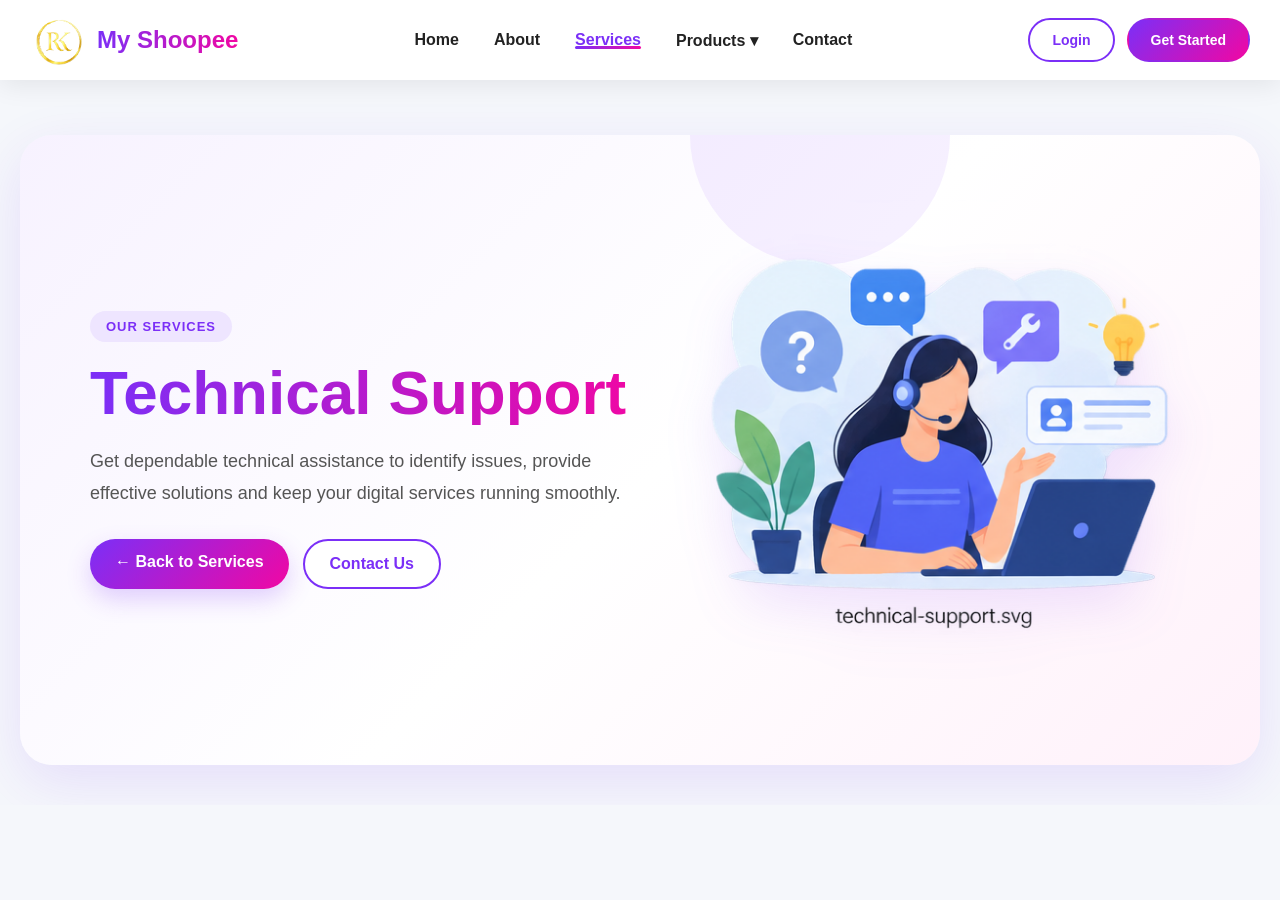
<file: technical-support.html>
<!DOCTYPE html>
<html lang="en">
<head>
<meta charset="UTF-8">
<meta name="viewport" content="width=device-width, initial-scale=1.0">
<title>My Shoopee | Technical Support</title>
<style>
/* ---------- RESET ---------- */

        * {
            margin: 0;
            padding: 0;
            box-sizing: border-box;
        }

        body {
            font-family: Arial, Helvetica, sans-serif;
            background: #f5f7fb;
        }
        .nav-links a.active {
            color: #7b2ff7;
        }

        .nav-links a.active::after {
            width: 100%;
        }

        /* ---------- HEADER ---------- */

        header {
            width: 100%;
            position: sticky;
            top: 0;
            z-index: 1000;

            background: rgba(255, 255, 255, 0.95);
            backdrop-filter: blur(12px);

            box-shadow: 0 5px 25px rgba(0, 0, 0, 0.08);
        }


        /* ---------- NAVBAR ---------- */

        .navbar {
            max-width: 1300px;
            margin: auto;

            height: 80px;

            display: flex;
            align-items: center;
            justify-content: space-between;

            padding: 0 30px;
        }


        /* ---------- LOGO ---------- */

        .logo {
            display: flex;
            align-items: center;
            gap: 12px;

            text-decoration: none;
        }

        .logo img {
            width: 55px;
            height: 55px;

            object-fit: contain;

            border-radius: 50%;

            transition: 0.4s ease;
        }


        .logo span {
            font-size: 24px;
            font-weight: bold;

            background: linear-gradient(
                90deg,
                #7b2ff7,
                #f107a3
            );

            background-clip: text;
            -webkit-text-fill-color: transparent;
        }


        /* ---------- NAVIGATION ---------- */

        .nav-links {
            display: flex;
            align-items: center;
            gap: 35px;

            list-style: none;
        }

        .nav-links li {
            position: relative;
        }

        .nav-links a {
            text-decoration: none;

            color: #222;

            font-size: 16px;
            font-weight: 600;

            padding: 10px 0;

            transition: 0.3s ease;
        }


        /* ---------- NAV HOVER ---------- */

        .nav-links a::after {
            content: "";

            position: absolute;

            left: 0;
            bottom: 0;

            width: 0;
            height: 3px;

            border-radius: 10px;

            background: linear-gradient(
                90deg,
                #7b2ff7,
                #f107a3
            );

            transition: 0.3s ease;
        }

        .nav-links a:hover {
            color: #7b2ff7;
        }

        .nav-links a:hover::after {
            width: 100%;
        }


        /* ---------- DROPDOWN ---------- */

        .dropdown {
            position: relative;
        }

        .dropdown-menu {
            position: absolute;

            top: 40px;
            left: -20px;

            width: 180px;

            background: white;

            border-radius: 12px;

            padding: 10px 0;

            box-shadow: 0 10px 30px rgba(0, 0, 0, 0.15);

            opacity: 0;
            visibility: hidden;

            transform: translateY(10px);

            transition: 0.3s ease;
        }

        .dropdown-menu a {
            display: block;

            padding: 12px 20px;

            color: #333;
        }

        .dropdown-menu a::after {
            display: none;
        }

        .dropdown-menu a:hover {
            background: #f5efff;
        }

        .dropdown:hover .dropdown-menu {
            opacity: 1;
            visibility: visible;

            transform: translateY(0);
        }


        /* ---------- BUTTONS ---------- */

        .nav-buttons {
            display: flex;
            align-items: center;
            gap: 12px;
        }

        .btn {
            text-decoration: none;

            padding: 12px 22px;

            border-radius: 30px;

            font-size: 14px;
            font-weight: bold;

            transition: 0.3s ease;
        }


        /* LOGIN BUTTON */

        .login-btn {
            color: #7b2ff7;

            border: 2px solid #7b2ff7;
        }

        .login-btn:hover {
            color: white;

            background: #7b2ff7;

            transform: translateY(-3px);

            box-shadow: 0 8px 20px rgba(123, 47, 247, 0.3);
        }


        /* GET STARTED BUTTON */

        .start-btn {
            color: white;

            background: linear-gradient(
                135deg,
                #7b2ff7,
                #f107a3
            );

            border: 2px solid transparent;
        }

        .start-btn:hover {
            transform: translateY(-3px) scale(1.05);

            box-shadow: 0 10px 25px rgba(241, 7, 163, 0.35);
        }




/* ---------- PAGE HERO BANNER ---------- */
.hero-banner{max-width:1250px;margin:55px auto 40px;padding:65px 70px;min-height:430px;border-radius:32px;background:linear-gradient(135deg,#f7f2ff 0%,#fff 52%,#fff1fa 100%);display:grid;grid-template-columns:1.05fr .95fr;align-items:center;gap:45px;overflow:hidden;position:relative;box-shadow:0 18px 55px rgba(123,47,247,.12)}
.hero-banner::before{content:"";position:absolute;width:260px;height:260px;border-radius:50%;background:rgba(123,47,247,.07);top:-130px;right:25%;}
.hero-copy{position:relative;z-index:1}.hero-kicker{display:inline-block;padding:8px 16px;border-radius:30px;background:#eee5ff;color:#7b2ff7;font-size:13px;font-weight:800;letter-spacing:1px;text-transform:uppercase;margin-bottom:18px}.hero-copy h1{font-size:clamp(38px,5vw,62px);line-height:1.05;margin:0 0 20px;background:linear-gradient(90deg,#7b2ff7,#f107a3);-webkit-background-clip:text;background-clip:text;-webkit-text-fill-color:transparent}.hero-copy p{font-size:18px;line-height:1.8;color:#555;max-width:620px;margin-bottom:30px}.hero-actions{display:flex;gap:14px;flex-wrap:wrap}.hero-btn{display:inline-block;text-decoration:none;padding:14px 25px;border-radius:30px;font-weight:700;transition:.3s ease}.hero-primary{color:white;background:linear-gradient(135deg,#7b2ff7,#f107a3);box-shadow:0 10px 24px rgba(123,47,247,.22)}.hero-secondary{color:#7b2ff7;border:2px solid #7b2ff7;background:white}.hero-btn:hover{transform:translateY(-4px);box-shadow:0 12px 28px rgba(123,47,247,.22)}.hero-visual{position:relative;z-index:1}.hero-visual img{width:100%;max-width:560px;display:block;margin:auto;border-radius:28px;filter:drop-shadow(0 20px 25px rgba(123,47,247,.12))}
@media(max-width:900px){.hero-banner{grid-template-columns:1fr;padding:50px 35px;text-align:center}.hero-copy p{margin-left:auto;margin-right:auto}.hero-actions{justify-content:center}.hero-visual img{max-width:500px}}
@media(max-width:600px){.hero-banner{margin:30px 15px;padding:38px 22px;min-height:auto;border-radius:24px}.hero-copy h1{font-size:40px}.hero-copy p{font-size:16px}.hero-actions{flex-direction:column}.hero-btn{width:100%;text-align:center}}

.hero-visual img {
    width: 100%;
    max-width: 500px;
    transition: transform 0.5s ease, filter 0.5s ease;
    animation: floatImage 4s ease-in-out infinite;
}

.hero-visual img:hover {
    transform: scale(1.08) rotate(2deg);
    filter: drop-shadow(0 15px 25px rgba(0, 0, 0, 0.25));
}

.logo {
    transition: transform 0.4s ease, filter 0.4s ease;
}

.logo:hover {
    transform: scale(1.08);
    filter: drop-shadow(0 5px 10px rgba(0, 0, 0, 0.2));
}
@keyframes floatImage {
    0%, 100% {
        transform: translateY(0);
    }

    50% {
        transform: translateY(-15px);
    }
}

/* ================================
   SERVICES SECTION
================================ */

.services-section {
    padding: 90px 8%;
    background: #f8faff;
}

/* Section Heading */

.services-heading {
    max-width: 700px;
    margin: 0 auto 55px;
    text-align: center;
}

.section-tag {
    display: inline-block;
    margin-bottom: 12px;
    padding: 7px 16px;
    border-radius: 30px;
    background: #e8edff;
    color: #4f46e5;
    font-size: 13px;
    font-weight: 700;
    letter-spacing: 1px;
}

.services-heading h2 {
    margin: 0 0 15px;
    font-size: 40px;
    line-height: 1.2;
    color: #172033;
}

.services-heading p {
    margin: 0;
    color: #667085;
    font-size: 16px;
    line-height: 1.7;
}


/* Services Grid */

.services-container {
    max-width: 1200px;
    margin: auto;

    display: grid;
    grid-template-columns: repeat(3, 1fr);
    gap: 25px;
}


/* Service Card */

.service-card {
    padding: 32px 28px;
    background: #ffffff;

    border: 1px solid #e8ebf5;
    border-radius: 20px;

    box-shadow: 0 8px 30px rgba(30, 41, 59, 0.06);

    transition:
        transform 0.4s ease,
        box-shadow 0.4s ease,
        border-color 0.4s ease;
}


/* Card Hover */

.service-card:hover {
    transform: translateY(-10px);

    border-color: #cfd5ff;

    box-shadow:
        0 18px 40px rgba(30, 41, 59, 0.12);
}


/* Service Icon */

.service-icon {
    width: 60px;
    height: 60px;

    display: flex;
    align-items: center;
    justify-content: center;

    margin-bottom: 22px;

    border-radius: 16px;

    background: linear-gradient(
        135deg,
        #eef2ff,
        #e0e7ff
    );

    font-size: 28px;

    transition:
        transform 0.4s ease,
        background 0.4s ease;
}


/* Icon Hover */

.service-card:hover .service-icon {
    transform: scale(1.1) rotate(-5deg);

    background: linear-gradient(
        135deg,
        #e0e7ff,
        #c7d2fe
    );
}


/* Card Heading */

.service-card h3 {
    margin: 0 0 12px;

    color: #172033;

    font-size: 21px;
}


/* Card Description */

.service-card p {
    margin: 0 0 22px;

    color: #667085;

    font-size: 15px;
    line-height: 1.7;
}


/* Learn More */

.service-link {
    color: #4f46e5;

    font-size: 14px;
    font-weight: 700;

    text-decoration: none;

    transition:
        color 0.3s ease,
        padding-left 0.3s ease;
}

.service-link:hover {
    color: #3730a3;
    padding-left: 6px;
}


/* ================================
   RESPONSIVE DESIGN
================================ */

/* Tablet */

@media (max-width: 900px) {

    .services-section {
        padding: 70px 5%;
    }

    .services-container {
        grid-template-columns: repeat(2, 1fr);
    }

    .services-heading h2 {
        font-size: 34px;
    }
}


/* Mobile */

@media (max-width: 600px) {

    .services-section {
        padding: 60px 20px;
    }

    .services-heading {
        margin-bottom: 40px;
    }

    .services-heading h2 {
        font-size: 28px;
    }

    .services-heading p {
        font-size: 15px;
    }

    .services-container {
        grid-template-columns: 1fr;
        gap: 20px;
    }

    .service-card {
        padding: 28px 24px;
    }
}

/* =========================================================
   RESPONSIVE OVERLAY - keeps every page usable on phones
   tablets and desktops without changing the existing design
========================================================= */
html {
    width: 100%;
    overflow-x: hidden;
}

body {
    width: 100%;
    max-width: 100%;
    overflow-x: hidden;
}

img, svg {
    max-width: 100%;
    height: auto;
}

.navbar {
    width: 100%;
}

.hero-banner {
    width: min(1250px, calc(100% - 40px));
}

@media (max-width: 1100px) {
    .navbar {
        height: auto !important;
        min-height: 80px;
        flex-wrap: wrap;
        row-gap: 12px;
        padding: 14px 24px !important;
    }

    .nav-links {
        order: 3;
        width: 100%;
        justify-content: center;
        flex-wrap: wrap;
        gap: 18px !important;
    }

    .nav-buttons {
        flex-shrink: 0;
    }
}

@media (max-width: 900px) {
    .hero-banner {
        width: calc(100% - 30px);
        margin: 30px auto !important;
        grid-template-columns: 1fr !important;
        text-align: center;
        padding: 48px 28px !important;
    }

    .hero-copy {
        max-width: 760px;
        margin: 0 auto;
    }

    .hero-copy p {
        margin-left: auto;
        margin-right: auto;
    }

    .hero-actions {
        justify-content: center;
    }

    .hero-visual {
        width: 100%;
    }

    .hero-visual img {
        width: min(100%, 520px) !important;
        margin: 0 auto;
    }

    .services-container,
    .testimonials-grid {
        grid-template-columns: repeat(2, minmax(0, 1fr)) !important;
    }
}

@media (max-width: 700px) {
    .navbar {
        padding: 12px 16px !important;
    }

    .logo span {
        font-size: 20px !important;
    }

    .logo img {
        width: 48px !important;
        height: 48px !important;
    }

    .nav-buttons {
        gap: 7px !important;
    }

    .nav-buttons .btn {
        padding: 9px 13px !important;
        font-size: 12px !important;
    }

    .nav-links {
        gap: 10px 16px !important;
    }

    .nav-links a {
        font-size: 14px !important;
    }

    .dropdown-menu {
        left: 50%;
        transform: translate(-50%, 10px);
        width: 170px;
    }

    .dropdown:hover .dropdown-menu {
        transform: translate(-50%, 0);
    }

    .hero-banner {
        width: calc(100% - 24px);
        padding: 38px 20px !important;
        border-radius: 24px !important;
    }

    .hero-copy h1 {
        font-size: clamp(32px, 10vw, 44px) !important;
    }

    .hero-copy p {
        font-size: 15px !important;
        line-height: 1.7 !important;
    }

    .hero-actions {
        flex-direction: column;
        width: 100%;
        align-items: stretch;
    }

    .hero-btn {
        width: 100%;
        text-align: center;
    }

    .services-container,
    .testimonials-grid {
        grid-template-columns: 1fr !important;
    }

    .services-section,
    .testimonials-section {
        padding-left: 20px !important;
        padding-right: 20px !important;
    }

    .service-card {
        width: 100%;
    }

    .testimonials-heading h2,
    .services-heading h2 {
        font-size: 28px !important;
    }
}

@media (max-width: 420px) {
    .logo {
        gap: 7px !important;
    }

    .logo span {
        font-size: 18px !important;
    }

    .logo img {
        width: 42px !important;
        height: 42px !important;
    }

    .nav-buttons .btn {
        padding: 8px 10px !important;
    }

    .nav-links {
        gap: 8px 12px !important;
    }

    .nav-links a {
        font-size: 13px !important;
    }
}

@media (prefers-reduced-motion: reduce) {
    *, *::before, *::after {
        scroll-behavior: auto !important;
        animation-duration: 0.01ms !important;
        animation-iteration-count: 1 !important;
        transition-duration: 0.01ms !important;
    }
}

</style>
</head>
<body>
<header>
<nav class="navbar">
<a href="index.html" class="logo"><img src="IMG_0104.PNG" alt="Website Logo"><span>My Shoopee</span></a>
<ul class="nav-links">
<li><a href="index.html">Home</a></li>
<li><a href="about.html">About</a></li>
<li><a href="services.html" class="active">Services</a></li>
<li class="dropdown"><a href="products.html">Products ▾</a><div class="dropdown-menu"><a href="products.html">All Products</a><a href="products.html">New Arrivals</a><a href="products.html">Popular Products</a></div></li>
<li><a href="contact.html">Contact</a></li>
</ul>
<div class="nav-buttons"><a href="login.html" class="btn login-btn">Login</a><a href="login.html" class="btn start-btn">Get Started</a></div>
</nav>
</header>
<section class="hero-banner">
<div class="hero-copy">
<span class="hero-kicker">Our Services</span>
<h1>Technical Support</h1>
<p>Get dependable technical assistance to identify issues, provide effective solutions and keep your digital services running smoothly.</p>
<div class="hero-actions">
<a href="services.html" class="hero-btn hero-primary">← Back to Services</a>
<a href="contact.html" class="hero-btn hero-secondary">Contact Us</a>
</div>
</div>
<div class="hero-visual"><img src="technical-support.png" alt="Technical Support"></div>
</section>
</body>
</html>
</file>
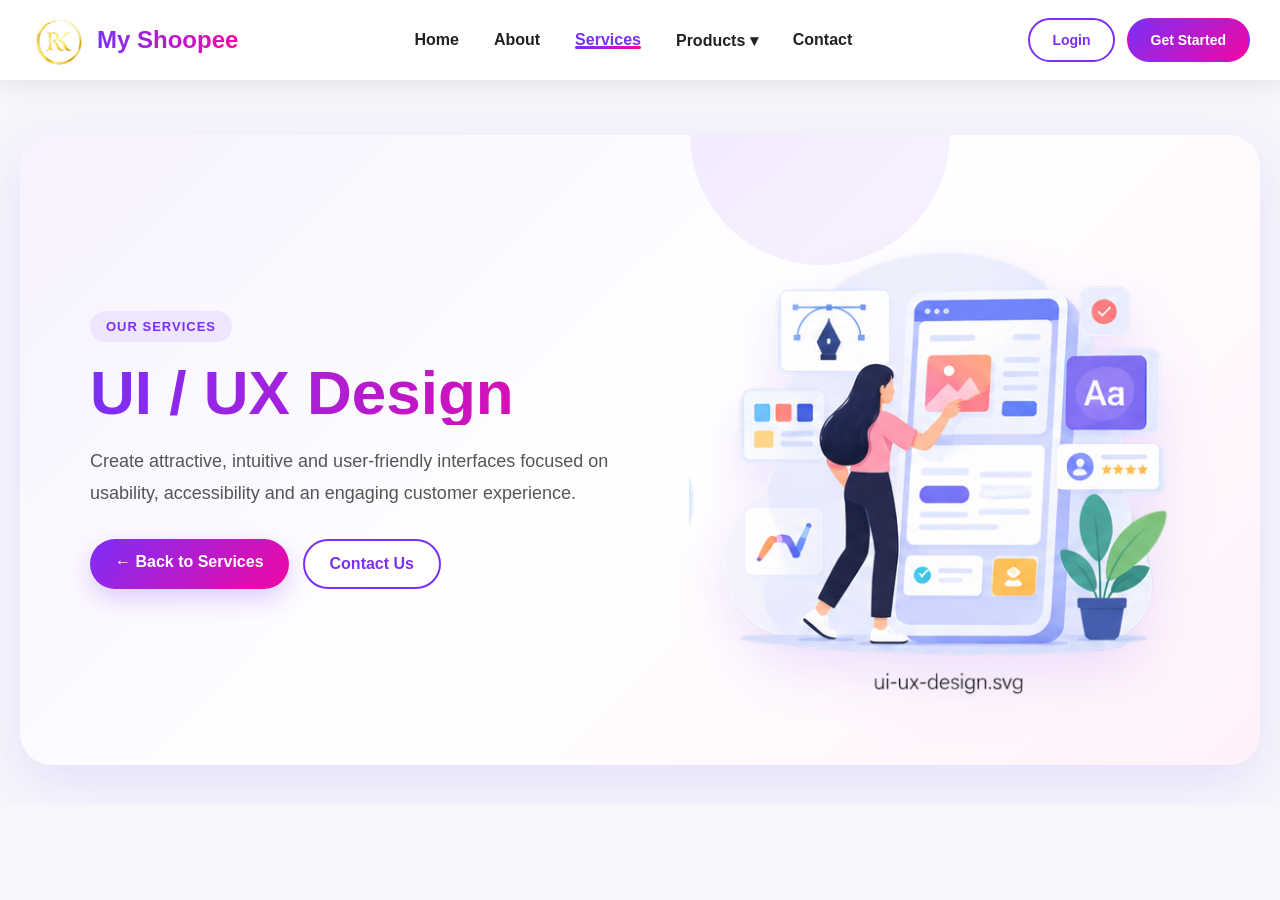
<file: ui-ux-design.html>
<!DOCTYPE html>
<html lang="en">
<head>
<meta charset="UTF-8">
<meta name="viewport" content="width=device-width, initial-scale=1.0">
<title>My Shoopee | UI / UX Design</title>
<style>
/* ---------- RESET ---------- */

        * {
            margin: 0;
            padding: 0;
            box-sizing: border-box;
        }

        body {
            font-family: Arial, Helvetica, sans-serif;
            background: #f5f7fb;
        }
        .nav-links a.active {
            color: #7b2ff7;
        }

        .nav-links a.active::after {
            width: 100%;
        }

        /* ---------- HEADER ---------- */

        header {
            width: 100%;
            position: sticky;
            top: 0;
            z-index: 1000;

            background: rgba(255, 255, 255, 0.95);
            backdrop-filter: blur(12px);

            box-shadow: 0 5px 25px rgba(0, 0, 0, 0.08);
        }


        /* ---------- NAVBAR ---------- */

        .navbar {
            max-width: 1300px;
            margin: auto;

            height: 80px;

            display: flex;
            align-items: center;
            justify-content: space-between;

            padding: 0 30px;
        }


        /* ---------- LOGO ---------- */

        .logo {
            display: flex;
            align-items: center;
            gap: 12px;

            text-decoration: none;
        }

        .logo img {
            width: 55px;
            height: 55px;

            object-fit: contain;

            border-radius: 50%;

            transition: 0.4s ease;
        }


        .logo span {
            font-size: 24px;
            font-weight: bold;

            background: linear-gradient(
                90deg,
                #7b2ff7,
                #f107a3
            );

            background-clip: text;
            -webkit-text-fill-color: transparent;
        }


        /* ---------- NAVIGATION ---------- */

        .nav-links {
            display: flex;
            align-items: center;
            gap: 35px;

            list-style: none;
        }

        .nav-links li {
            position: relative;
        }

        .nav-links a {
            text-decoration: none;

            color: #222;

            font-size: 16px;
            font-weight: 600;

            padding: 10px 0;

            transition: 0.3s ease;
        }


        /* ---------- NAV HOVER ---------- */

        .nav-links a::after {
            content: "";

            position: absolute;

            left: 0;
            bottom: 0;

            width: 0;
            height: 3px;

            border-radius: 10px;

            background: linear-gradient(
                90deg,
                #7b2ff7,
                #f107a3
            );

            transition: 0.3s ease;
        }

        .nav-links a:hover {
            color: #7b2ff7;
        }

        .nav-links a:hover::after {
            width: 100%;
        }


        /* ---------- DROPDOWN ---------- */

        .dropdown {
            position: relative;
        }

        .dropdown-menu {
            position: absolute;

            top: 40px;
            left: -20px;

            width: 180px;

            background: white;

            border-radius: 12px;

            padding: 10px 0;

            box-shadow: 0 10px 30px rgba(0, 0, 0, 0.15);

            opacity: 0;
            visibility: hidden;

            transform: translateY(10px);

            transition: 0.3s ease;
        }

        .dropdown-menu a {
            display: block;

            padding: 12px 20px;

            color: #333;
        }

        .dropdown-menu a::after {
            display: none;
        }

        .dropdown-menu a:hover {
            background: #f5efff;
        }

        .dropdown:hover .dropdown-menu {
            opacity: 1;
            visibility: visible;

            transform: translateY(0);
        }


        /* ---------- BUTTONS ---------- */

        .nav-buttons {
            display: flex;
            align-items: center;
            gap: 12px;
        }

        .btn {
            text-decoration: none;

            padding: 12px 22px;

            border-radius: 30px;

            font-size: 14px;
            font-weight: bold;

            transition: 0.3s ease;
        }


        /* LOGIN BUTTON */

        .login-btn {
            color: #7b2ff7;

            border: 2px solid #7b2ff7;
        }

        .login-btn:hover {
            color: white;

            background: #7b2ff7;

            transform: translateY(-3px);

            box-shadow: 0 8px 20px rgba(123, 47, 247, 0.3);
        }


        /* GET STARTED BUTTON */

        .start-btn {
            color: white;

            background: linear-gradient(
                135deg,
                #7b2ff7,
                #f107a3
            );

            border: 2px solid transparent;
        }

        .start-btn:hover {
            transform: translateY(-3px) scale(1.05);

            box-shadow: 0 10px 25px rgba(241, 7, 163, 0.35);
        }




/* ---------- PAGE HERO BANNER ---------- */
.hero-banner{max-width:1250px;margin:55px auto 40px;padding:65px 70px;min-height:430px;border-radius:32px;background:linear-gradient(135deg,#f7f2ff 0%,#fff 52%,#fff1fa 100%);display:grid;grid-template-columns:1.05fr .95fr;align-items:center;gap:45px;overflow:hidden;position:relative;box-shadow:0 18px 55px rgba(123,47,247,.12)}
.hero-banner::before{content:"";position:absolute;width:260px;height:260px;border-radius:50%;background:rgba(123,47,247,.07);top:-130px;right:25%;}
.hero-copy{position:relative;z-index:1}.hero-kicker{display:inline-block;padding:8px 16px;border-radius:30px;background:#eee5ff;color:#7b2ff7;font-size:13px;font-weight:800;letter-spacing:1px;text-transform:uppercase;margin-bottom:18px}.hero-copy h1{font-size:clamp(38px,5vw,62px);line-height:1.05;margin:0 0 20px;background:linear-gradient(90deg,#7b2ff7,#f107a3);-webkit-background-clip:text;background-clip:text;-webkit-text-fill-color:transparent}.hero-copy p{font-size:18px;line-height:1.8;color:#555;max-width:620px;margin-bottom:30px}.hero-actions{display:flex;gap:14px;flex-wrap:wrap}.hero-btn{display:inline-block;text-decoration:none;padding:14px 25px;border-radius:30px;font-weight:700;transition:.3s ease}.hero-primary{color:white;background:linear-gradient(135deg,#7b2ff7,#f107a3);box-shadow:0 10px 24px rgba(123,47,247,.22)}.hero-secondary{color:#7b2ff7;border:2px solid #7b2ff7;background:white}.hero-btn:hover{transform:translateY(-4px);box-shadow:0 12px 28px rgba(123,47,247,.22)}.hero-visual{position:relative;z-index:1}.hero-visual img{width:100%;max-width:560px;display:block;margin:auto;border-radius:28px;filter:drop-shadow(0 20px 25px rgba(123,47,247,.12))}
@media(max-width:900px){.hero-banner{grid-template-columns:1fr;padding:50px 35px;text-align:center}.hero-copy p{margin-left:auto;margin-right:auto}.hero-actions{justify-content:center}.hero-visual img{max-width:500px}}
@media(max-width:600px){.hero-banner{margin:30px 15px;padding:38px 22px;min-height:auto;border-radius:24px}.hero-copy h1{font-size:40px}.hero-copy p{font-size:16px}.hero-actions{flex-direction:column}.hero-btn{width:100%;text-align:center}}

.hero-visual img {
    width: 100%;
    max-width: 500px;
    transition: transform 0.5s ease, filter 0.5s ease;
    animation: floatImage 4s ease-in-out infinite;
}

.hero-visual img:hover {
    transform: scale(1.08) rotate(2deg);
    filter: drop-shadow(0 15px 25px rgba(0, 0, 0, 0.25));
}

.logo {
    transition: transform 0.4s ease, filter 0.4s ease;
}

.logo:hover {
    transform: scale(1.08);
    filter: drop-shadow(0 5px 10px rgba(0, 0, 0, 0.2));
}
@keyframes floatImage {
    0%, 100% {
        transform: translateY(0);
    }

    50% {
        transform: translateY(-15px);
    }
}

/* ================================
   SERVICES SECTION
================================ */

.services-section {
    padding: 90px 8%;
    background: #f8faff;
}

/* Section Heading */

.services-heading {
    max-width: 700px;
    margin: 0 auto 55px;
    text-align: center;
}

.section-tag {
    display: inline-block;
    margin-bottom: 12px;
    padding: 7px 16px;
    border-radius: 30px;
    background: #e8edff;
    color: #4f46e5;
    font-size: 13px;
    font-weight: 700;
    letter-spacing: 1px;
}

.services-heading h2 {
    margin: 0 0 15px;
    font-size: 40px;
    line-height: 1.2;
    color: #172033;
}

.services-heading p {
    margin: 0;
    color: #667085;
    font-size: 16px;
    line-height: 1.7;
}


/* Services Grid */

.services-container {
    max-width: 1200px;
    margin: auto;

    display: grid;
    grid-template-columns: repeat(3, 1fr);
    gap: 25px;
}


/* Service Card */

.service-card {
    padding: 32px 28px;
    background: #ffffff;

    border: 1px solid #e8ebf5;
    border-radius: 20px;

    box-shadow: 0 8px 30px rgba(30, 41, 59, 0.06);

    transition:
        transform 0.4s ease,
        box-shadow 0.4s ease,
        border-color 0.4s ease;
}


/* Card Hover */

.service-card:hover {
    transform: translateY(-10px);

    border-color: #cfd5ff;

    box-shadow:
        0 18px 40px rgba(30, 41, 59, 0.12);
}


/* Service Icon */

.service-icon {
    width: 60px;
    height: 60px;

    display: flex;
    align-items: center;
    justify-content: center;

    margin-bottom: 22px;

    border-radius: 16px;

    background: linear-gradient(
        135deg,
        #eef2ff,
        #e0e7ff
    );

    font-size: 28px;

    transition:
        transform 0.4s ease,
        background 0.4s ease;
}


/* Icon Hover */

.service-card:hover .service-icon {
    transform: scale(1.1) rotate(-5deg);

    background: linear-gradient(
        135deg,
        #e0e7ff,
        #c7d2fe
    );
}


/* Card Heading */

.service-card h3 {
    margin: 0 0 12px;

    color: #172033;

    font-size: 21px;
}


/* Card Description */

.service-card p {
    margin: 0 0 22px;

    color: #667085;

    font-size: 15px;
    line-height: 1.7;
}


/* Learn More */

.service-link {
    color: #4f46e5;

    font-size: 14px;
    font-weight: 700;

    text-decoration: none;

    transition:
        color 0.3s ease,
        padding-left 0.3s ease;
}

.service-link:hover {
    color: #3730a3;
    padding-left: 6px;
}


/* ================================
   RESPONSIVE DESIGN
================================ */

/* Tablet */

@media (max-width: 900px) {

    .services-section {
        padding: 70px 5%;
    }

    .services-container {
        grid-template-columns: repeat(2, 1fr);
    }

    .services-heading h2 {
        font-size: 34px;
    }
}


/* Mobile */

@media (max-width: 600px) {

    .services-section {
        padding: 60px 20px;
    }

    .services-heading {
        margin-bottom: 40px;
    }

    .services-heading h2 {
        font-size: 28px;
    }

    .services-heading p {
        font-size: 15px;
    }

    .services-container {
        grid-template-columns: 1fr;
        gap: 20px;
    }

    .service-card {
        padding: 28px 24px;
    }
}

/* =========================================================
   RESPONSIVE OVERLAY - keeps every page usable on phones
   tablets and desktops without changing the existing design
========================================================= */
html {
    width: 100%;
    overflow-x: hidden;
}

body {
    width: 100%;
    max-width: 100%;
    overflow-x: hidden;
}

img, svg {
    max-width: 100%;
    height: auto;
}

.navbar {
    width: 100%;
}

.hero-banner {
    width: min(1250px, calc(100% - 40px));
}

@media (max-width: 1100px) {
    .navbar {
        height: auto !important;
        min-height: 80px;
        flex-wrap: wrap;
        row-gap: 12px;
        padding: 14px 24px !important;
    }

    .nav-links {
        order: 3;
        width: 100%;
        justify-content: center;
        flex-wrap: wrap;
        gap: 18px !important;
    }

    .nav-buttons {
        flex-shrink: 0;
    }
}

@media (max-width: 900px) {
    .hero-banner {
        width: calc(100% - 30px);
        margin: 30px auto !important;
        grid-template-columns: 1fr !important;
        text-align: center;
        padding: 48px 28px !important;
    }

    .hero-copy {
        max-width: 760px;
        margin: 0 auto;
    }

    .hero-copy p {
        margin-left: auto;
        margin-right: auto;
    }

    .hero-actions {
        justify-content: center;
    }

    .hero-visual {
        width: 100%;
    }

    .hero-visual img {
        width: min(100%, 520px) !important;
        margin: 0 auto;
    }

    .services-container,
    .testimonials-grid {
        grid-template-columns: repeat(2, minmax(0, 1fr)) !important;
    }
}

@media (max-width: 700px) {
    .navbar {
        padding: 12px 16px !important;
    }

    .logo span {
        font-size: 20px !important;
    }

    .logo img {
        width: 48px !important;
        height: 48px !important;
    }

    .nav-buttons {
        gap: 7px !important;
    }

    .nav-buttons .btn {
        padding: 9px 13px !important;
        font-size: 12px !important;
    }

    .nav-links {
        gap: 10px 16px !important;
    }

    .nav-links a {
        font-size: 14px !important;
    }

    .dropdown-menu {
        left: 50%;
        transform: translate(-50%, 10px);
        width: 170px;
    }

    .dropdown:hover .dropdown-menu {
        transform: translate(-50%, 0);
    }

    .hero-banner {
        width: calc(100% - 24px);
        padding: 38px 20px !important;
        border-radius: 24px !important;
    }

    .hero-copy h1 {
        font-size: clamp(32px, 10vw, 44px) !important;
    }

    .hero-copy p {
        font-size: 15px !important;
        line-height: 1.7 !important;
    }

    .hero-actions {
        flex-direction: column;
        width: 100%;
        align-items: stretch;
    }

    .hero-btn {
        width: 100%;
        text-align: center;
    }

    .services-container,
    .testimonials-grid {
        grid-template-columns: 1fr !important;
    }

    .services-section,
    .testimonials-section {
        padding-left: 20px !important;
        padding-right: 20px !important;
    }

    .service-card {
        width: 100%;
    }

    .testimonials-heading h2,
    .services-heading h2 {
        font-size: 28px !important;
    }
}

@media (max-width: 420px) {
    .logo {
        gap: 7px !important;
    }

    .logo span {
        font-size: 18px !important;
    }

    .logo img {
        width: 42px !important;
        height: 42px !important;
    }

    .nav-buttons .btn {
        padding: 8px 10px !important;
    }

    .nav-links {
        gap: 8px 12px !important;
    }

    .nav-links a {
        font-size: 13px !important;
    }
}

@media (prefers-reduced-motion: reduce) {
    *, *::before, *::after {
        scroll-behavior: auto !important;
        animation-duration: 0.01ms !important;
        animation-iteration-count: 1 !important;
        transition-duration: 0.01ms !important;
    }
}

</style>
</head>
<body>
<header>
<nav class="navbar">
<a href="index.html" class="logo"><img src="IMG_0104.PNG" alt="Website Logo"><span>My Shoopee</span></a>
<ul class="nav-links">
<li><a href="index.html">Home</a></li>
<li><a href="about.html">About</a></li>
<li><a href="services.html" class="active">Services</a></li>
<li class="dropdown"><a href="products.html">Products ▾</a><div class="dropdown-menu"><a href="products.html">All Products</a><a href="products.html">New Arrivals</a><a href="products.html">Popular Products</a></div></li>
<li><a href="contact.html">Contact</a></li>
</ul>
<div class="nav-buttons"><a href="login.html" class="btn login-btn">Login</a><a href="login.html" class="btn start-btn">Get Started</a></div>
</nav>
</header>
<section class="hero-banner">
<div class="hero-copy">
<span class="hero-kicker">Our Services</span>
<h1>UI / UX Design</h1>
<p>Create attractive, intuitive and user-friendly interfaces focused on usability, accessibility and an engaging customer experience.</p>
<div class="hero-actions">
<a href="services.html" class="hero-btn hero-primary">← Back to Services</a>
<a href="contact.html" class="hero-btn hero-secondary">Contact Us</a>
</div>
</div>
<div class="hero-visual"><img src="ui-ux-design.png" alt="UI / UX Design"></div>
</section>
</body>
</html>
</file>
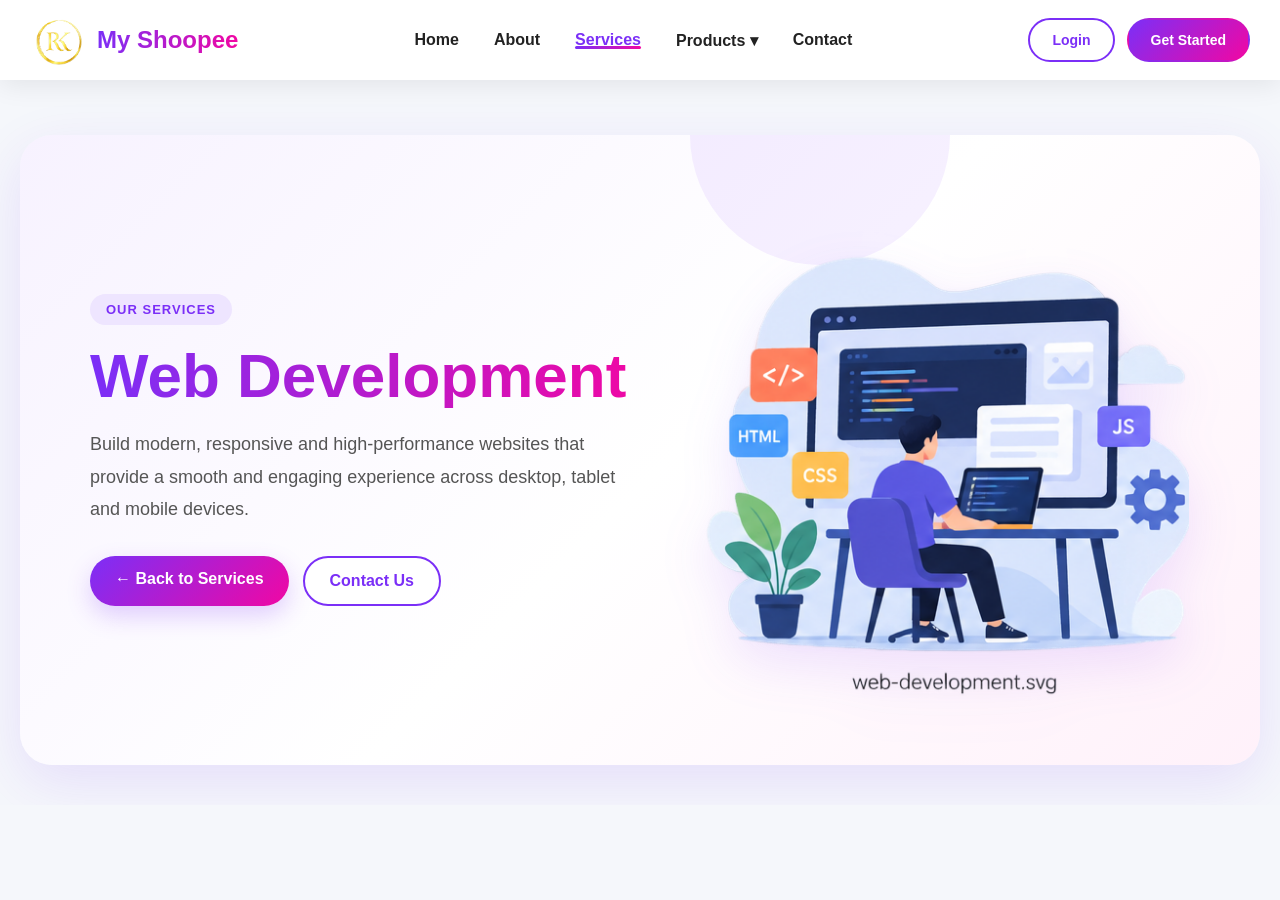
<file: web-devolopment.html>
<!DOCTYPE html>
<html lang="en">
<head>
<meta charset="UTF-8">
<meta name="viewport" content="width=device-width, initial-scale=1.0">
<title>My Shoopee | Web Development</title>
<style>
/* ---------- RESET ---------- */

        * {
            margin: 0;
            padding: 0;
            box-sizing: border-box;
        }

        body {
            font-family: Arial, Helvetica, sans-serif;
            background: #f5f7fb;
        }
        .nav-links a.active {
            color: #7b2ff7;
        }

        .nav-links a.active::after {
            width: 100%;
        }

        /* ---------- HEADER ---------- */

        header {
            width: 100%;
            position: sticky;
            top: 0;
            z-index: 1000;

            background: rgba(255, 255, 255, 0.95);
            backdrop-filter: blur(12px);

            box-shadow: 0 5px 25px rgba(0, 0, 0, 0.08);
        }


        /* ---------- NAVBAR ---------- */

        .navbar {
            max-width: 1300px;
            margin: auto;

            height: 80px;

            display: flex;
            align-items: center;
            justify-content: space-between;

            padding: 0 30px;
        }


        /* ---------- LOGO ---------- */

        .logo {
            display: flex;
            align-items: center;
            gap: 12px;

            text-decoration: none;
        }

        .logo img {
            width: 55px;
            height: 55px;

            object-fit: contain;

            border-radius: 50%;

            transition: 0.4s ease;
        }


        .logo span {
            font-size: 24px;
            font-weight: bold;

            background: linear-gradient(
                90deg,
                #7b2ff7,
                #f107a3
            );

            background-clip: text;
            -webkit-text-fill-color: transparent;
        }


        /* ---------- NAVIGATION ---------- */

        .nav-links {
            display: flex;
            align-items: center;
            gap: 35px;

            list-style: none;
        }

        .nav-links li {
            position: relative;
        }

        .nav-links a {
            text-decoration: none;

            color: #222;

            font-size: 16px;
            font-weight: 600;

            padding: 10px 0;

            transition: 0.3s ease;
        }


        /* ---------- NAV HOVER ---------- */

        .nav-links a::after {
            content: "";

            position: absolute;

            left: 0;
            bottom: 0;

            width: 0;
            height: 3px;

            border-radius: 10px;

            background: linear-gradient(
                90deg,
                #7b2ff7,
                #f107a3
            );

            transition: 0.3s ease;
        }

        .nav-links a:hover {
            color: #7b2ff7;
        }

        .nav-links a:hover::after {
            width: 100%;
        }


        /* ---------- DROPDOWN ---------- */

        .dropdown {
            position: relative;
        }

        .dropdown-menu {
            position: absolute;

            top: 40px;
            left: -20px;

            width: 180px;

            background: white;

            border-radius: 12px;

            padding: 10px 0;

            box-shadow: 0 10px 30px rgba(0, 0, 0, 0.15);

            opacity: 0;
            visibility: hidden;

            transform: translateY(10px);

            transition: 0.3s ease;
        }

        .dropdown-menu a {
            display: block;

            padding: 12px 20px;

            color: #333;
        }

        .dropdown-menu a::after {
            display: none;
        }

        .dropdown-menu a:hover {
            background: #f5efff;
        }

        .dropdown:hover .dropdown-menu {
            opacity: 1;
            visibility: visible;

            transform: translateY(0);
        }


        /* ---------- BUTTONS ---------- */

        .nav-buttons {
            display: flex;
            align-items: center;
            gap: 12px;
        }

        .btn {
            text-decoration: none;

            padding: 12px 22px;

            border-radius: 30px;

            font-size: 14px;
            font-weight: bold;

            transition: 0.3s ease;
        }


        /* LOGIN BUTTON */

        .login-btn {
            color: #7b2ff7;

            border: 2px solid #7b2ff7;
        }

        .login-btn:hover {
            color: white;

            background: #7b2ff7;

            transform: translateY(-3px);

            box-shadow: 0 8px 20px rgba(123, 47, 247, 0.3);
        }


        /* GET STARTED BUTTON */

        .start-btn {
            color: white;

            background: linear-gradient(
                135deg,
                #7b2ff7,
                #f107a3
            );

            border: 2px solid transparent;
        }

        .start-btn:hover {
            transform: translateY(-3px) scale(1.05);

            box-shadow: 0 10px 25px rgba(241, 7, 163, 0.35);
        }




/* ---------- PAGE HERO BANNER ---------- */
.hero-banner{max-width:1250px;margin:55px auto 40px;padding:65px 70px;min-height:430px;border-radius:32px;background:linear-gradient(135deg,#f7f2ff 0%,#fff 52%,#fff1fa 100%);display:grid;grid-template-columns:1.05fr .95fr;align-items:center;gap:45px;overflow:hidden;position:relative;box-shadow:0 18px 55px rgba(123,47,247,.12)}
.hero-banner::before{content:"";position:absolute;width:260px;height:260px;border-radius:50%;background:rgba(123,47,247,.07);top:-130px;right:25%;}
.hero-copy{position:relative;z-index:1}.hero-kicker{display:inline-block;padding:8px 16px;border-radius:30px;background:#eee5ff;color:#7b2ff7;font-size:13px;font-weight:800;letter-spacing:1px;text-transform:uppercase;margin-bottom:18px}.hero-copy h1{font-size:clamp(38px,5vw,62px);line-height:1.05;margin:0 0 20px;background:linear-gradient(90deg,#7b2ff7,#f107a3);-webkit-background-clip:text;background-clip:text;-webkit-text-fill-color:transparent}.hero-copy p{font-size:18px;line-height:1.8;color:#555;max-width:620px;margin-bottom:30px}.hero-actions{display:flex;gap:14px;flex-wrap:wrap}.hero-btn{display:inline-block;text-decoration:none;padding:14px 25px;border-radius:30px;font-weight:700;transition:.3s ease}.hero-primary{color:white;background:linear-gradient(135deg,#7b2ff7,#f107a3);box-shadow:0 10px 24px rgba(123,47,247,.22)}.hero-secondary{color:#7b2ff7;border:2px solid #7b2ff7;background:white}.hero-btn:hover{transform:translateY(-4px);box-shadow:0 12px 28px rgba(123,47,247,.22)}.hero-visual{position:relative;z-index:1}.hero-visual img{width:100%;max-width:560px;display:block;margin:auto;border-radius:28px;filter:drop-shadow(0 20px 25px rgba(123,47,247,.12))}
@media(max-width:900px){.hero-banner{grid-template-columns:1fr;padding:50px 35px;text-align:center}.hero-copy p{margin-left:auto;margin-right:auto}.hero-actions{justify-content:center}.hero-visual img{max-width:500px}}
@media(max-width:600px){.hero-banner{margin:30px 15px;padding:38px 22px;min-height:auto;border-radius:24px}.hero-copy h1{font-size:40px}.hero-copy p{font-size:16px}.hero-actions{flex-direction:column}.hero-btn{width:100%;text-align:center}}

.hero-visual img {
    width: 100%;
    max-width: 500px;
    transition: transform 0.5s ease, filter 0.5s ease;
    animation: floatImage 4s ease-in-out infinite;
}

.hero-visual img:hover {
    transform: scale(1.08) rotate(2deg);
    filter: drop-shadow(0 15px 25px rgba(0, 0, 0, 0.25));
}

.logo {
    transition: transform 0.4s ease, filter 0.4s ease;
}

.logo:hover {
    transform: scale(1.08);
    filter: drop-shadow(0 5px 10px rgba(0, 0, 0, 0.2));
}
@keyframes floatImage {
    0%, 100% {
        transform: translateY(0);
    }

    50% {
        transform: translateY(-15px);
    }
}

/* ================================
   SERVICES SECTION
================================ */

.services-section {
    padding: 90px 8%;
    background: #f8faff;
}

/* Section Heading */

.services-heading {
    max-width: 700px;
    margin: 0 auto 55px;
    text-align: center;
}

.section-tag {
    display: inline-block;
    margin-bottom: 12px;
    padding: 7px 16px;
    border-radius: 30px;
    background: #e8edff;
    color: #4f46e5;
    font-size: 13px;
    font-weight: 700;
    letter-spacing: 1px;
}

.services-heading h2 {
    margin: 0 0 15px;
    font-size: 40px;
    line-height: 1.2;
    color: #172033;
}

.services-heading p {
    margin: 0;
    color: #667085;
    font-size: 16px;
    line-height: 1.7;
}


/* Services Grid */

.services-container {
    max-width: 1200px;
    margin: auto;

    display: grid;
    grid-template-columns: repeat(3, 1fr);
    gap: 25px;
}


/* Service Card */

.service-card {
    padding: 32px 28px;
    background: #ffffff;

    border: 1px solid #e8ebf5;
    border-radius: 20px;

    box-shadow: 0 8px 30px rgba(30, 41, 59, 0.06);

    transition:
        transform 0.4s ease,
        box-shadow 0.4s ease,
        border-color 0.4s ease;
}


/* Card Hover */

.service-card:hover {
    transform: translateY(-10px);

    border-color: #cfd5ff;

    box-shadow:
        0 18px 40px rgba(30, 41, 59, 0.12);
}


/* Service Icon */

.service-icon {
    width: 60px;
    height: 60px;

    display: flex;
    align-items: center;
    justify-content: center;

    margin-bottom: 22px;

    border-radius: 16px;

    background: linear-gradient(
        135deg,
        #eef2ff,
        #e0e7ff
    );

    font-size: 28px;

    transition:
        transform 0.4s ease,
        background 0.4s ease;
}


/* Icon Hover */

.service-card:hover .service-icon {
    transform: scale(1.1) rotate(-5deg);

    background: linear-gradient(
        135deg,
        #e0e7ff,
        #c7d2fe
    );
}


/* Card Heading */

.service-card h3 {
    margin: 0 0 12px;

    color: #172033;

    font-size: 21px;
}


/* Card Description */

.service-card p {
    margin: 0 0 22px;

    color: #667085;

    font-size: 15px;
    line-height: 1.7;
}


/* Learn More */

.service-link {
    color: #4f46e5;

    font-size: 14px;
    font-weight: 700;

    text-decoration: none;

    transition:
        color 0.3s ease,
        padding-left 0.3s ease;
}

.service-link:hover {
    color: #3730a3;
    padding-left: 6px;
}


/* ================================
   RESPONSIVE DESIGN
================================ */

/* Tablet */

@media (max-width: 900px) {

    .services-section {
        padding: 70px 5%;
    }

    .services-container {
        grid-template-columns: repeat(2, 1fr);
    }

    .services-heading h2 {
        font-size: 34px;
    }
}


/* Mobile */

@media (max-width: 600px) {

    .services-section {
        padding: 60px 20px;
    }

    .services-heading {
        margin-bottom: 40px;
    }

    .services-heading h2 {
        font-size: 28px;
    }

    .services-heading p {
        font-size: 15px;
    }

    .services-container {
        grid-template-columns: 1fr;
        gap: 20px;
    }

    .service-card {
        padding: 28px 24px;
    }
}

/* =========================================================
   RESPONSIVE OVERLAY - keeps every page usable on phones
   tablets and desktops without changing the existing design
========================================================= */
html {
    width: 100%;
    overflow-x: hidden;
}

body {
    width: 100%;
    max-width: 100%;
    overflow-x: hidden;
}

img, svg {
    max-width: 100%;
    height: auto;
}

.navbar {
    width: 100%;
}

.hero-banner {
    width: min(1250px, calc(100% - 40px));
}

@media (max-width: 1100px) {
    .navbar {
        height: auto !important;
        min-height: 80px;
        flex-wrap: wrap;
        row-gap: 12px;
        padding: 14px 24px !important;
    }

    .nav-links {
        order: 3;
        width: 100%;
        justify-content: center;
        flex-wrap: wrap;
        gap: 18px !important;
    }

    .nav-buttons {
        flex-shrink: 0;
    }
}

@media (max-width: 900px) {
    .hero-banner {
        width: calc(100% - 30px);
        margin: 30px auto !important;
        grid-template-columns: 1fr !important;
        text-align: center;
        padding: 48px 28px !important;
    }

    .hero-copy {
        max-width: 760px;
        margin: 0 auto;
    }

    .hero-copy p {
        margin-left: auto;
        margin-right: auto;
    }

    .hero-actions {
        justify-content: center;
    }

    .hero-visual {
        width: 100%;
    }

    .hero-visual img {
        width: min(100%, 520px) !important;
        margin: 0 auto;
    }

    .services-container,
    .testimonials-grid {
        grid-template-columns: repeat(2, minmax(0, 1fr)) !important;
    }
}

@media (max-width: 700px) {
    .navbar {
        padding: 12px 16px !important;
    }

    .logo span {
        font-size: 20px !important;
    }

    .logo img {
        width: 48px !important;
        height: 48px !important;
    }

    .nav-buttons {
        gap: 7px !important;
    }

    .nav-buttons .btn {
        padding: 9px 13px !important;
        font-size: 12px !important;
    }

    .nav-links {
        gap: 10px 16px !important;
    }

    .nav-links a {
        font-size: 14px !important;
    }

    .dropdown-menu {
        left: 50%;
        transform: translate(-50%, 10px);
        width: 170px;
    }

    .dropdown:hover .dropdown-menu {
        transform: translate(-50%, 0);
    }

    .hero-banner {
        width: calc(100% - 24px);
        padding: 38px 20px !important;
        border-radius: 24px !important;
    }

    .hero-copy h1 {
        font-size: clamp(32px, 10vw, 44px) !important;
    }

    .hero-copy p {
        font-size: 15px !important;
        line-height: 1.7 !important;
    }

    .hero-actions {
        flex-direction: column;
        width: 100%;
        align-items: stretch;
    }

    .hero-btn {
        width: 100%;
        text-align: center;
    }

    .services-container,
    .testimonials-grid {
        grid-template-columns: 1fr !important;
    }

    .services-section,
    .testimonials-section {
        padding-left: 20px !important;
        padding-right: 20px !important;
    }

    .service-card {
        width: 100%;
    }

    .testimonials-heading h2,
    .services-heading h2 {
        font-size: 28px !important;
    }
}

@media (max-width: 420px) {
    .logo {
        gap: 7px !important;
    }

    .logo span {
        font-size: 18px !important;
    }

    .logo img {
        width: 42px !important;
        height: 42px !important;
    }

    .nav-buttons .btn {
        padding: 8px 10px !important;
    }

    .nav-links {
        gap: 8px 12px !important;
    }

    .nav-links a {
        font-size: 13px !important;
    }
}

@media (prefers-reduced-motion: reduce) {
    *, *::before, *::after {
        scroll-behavior: auto !important;
        animation-duration: 0.01ms !important;
        animation-iteration-count: 1 !important;
        transition-duration: 0.01ms !important;
    }
}

</style>
</head>
<body>
<header>
<nav class="navbar">
<a href="index.html" class="logo"><img src="IMG_0104.PNG" alt="Website Logo"><span>My Shoopee</span></a>
<ul class="nav-links">
<li><a href="index.html">Home</a></li>
<li><a href="about.html">About</a></li>
<li><a href="services.html" class="active">Services</a></li>
<li class="dropdown"><a href="products.html">Products ▾</a><div class="dropdown-menu"><a href="products.html">All Products</a><a href="products.html">New Arrivals</a><a href="products.html">Popular Products</a></div></li>
<li><a href="contact.html">Contact</a></li>
</ul>
<div class="nav-buttons"><a href="login.html" class="btn login-btn">Login</a><a href="login.html" class="btn start-btn">Get Started</a></div>
</nav>
</header>
<section class="hero-banner">
<div class="hero-copy">
<span class="hero-kicker">Our Services</span>
<h1>Web Development</h1>
<p>Build modern, responsive and high-performance websites that provide a smooth and engaging experience across desktop, tablet and mobile devices.</p>
<div class="hero-actions">
<a href="services.html" class="hero-btn hero-primary">← Back to Services</a>
<a href="contact.html" class="hero-btn hero-secondary">Contact Us</a>
</div>
</div>
<div class="hero-visual"><img src="web-development.png" alt="Web Development"></div>
</section>
</body>
</html>
</file>
<file: style.css>
/* ---------- RESET ---------- */

        * {
            margin: 0;
            padding: 0;
            box-sizing: border-box;
        }

        body {
            font-family: Arial, Helvetica, sans-serif;
            background: #f5f7fb;
        }
        .nav-links a.active {
            color: #7b2ff7;
        }

        .nav-links a.active::after {
            width: 100%;
        }

        /* ---------- HEADER ---------- */

        header {
            width: 100%;
            position: sticky;
            top: 0;
            z-index: 1000;

            background: rgba(255, 255, 255, 0.95);
            backdrop-filter: blur(12px);

            box-shadow: 0 5px 25px rgba(0, 0, 0, 0.08);
        }


        /* ---------- NAVBAR ---------- */

        .navbar {
            max-width: 1300px;
            margin: auto;

            height: 80px;

            display: flex;
            align-items: center;
            justify-content: space-between;

            padding: 0 30px;
        }


        /* ---------- LOGO ---------- */

        .logo {
            display: flex;
            align-items: center;
            gap: 12px;

            text-decoration: none;
        }

        .logo img {
            width: 55px;
            height: 55px;

            object-fit: contain;

            border-radius: 50%;

            transition: 0.4s ease;
        }


        .logo span {
            font-size: 24px;
            font-weight: bold;

            background: linear-gradient(
                90deg,
                #7b2ff7,
                #f107a3
            );

            background-clip: text;
            -webkit-text-fill-color: transparent;
        }


        /* ---------- NAVIGATION ---------- */

        .nav-links {
            display: flex;
            align-items: center;
            gap: 35px;

            list-style: none;
        }

        .nav-links li {
            position: relative;
        }

        .nav-links a {
            text-decoration: none;

            color: #222;

            font-size: 16px;
            font-weight: 600;

            padding: 10px 0;

            transition: 0.3s ease;
        }


        /* ---------- NAV HOVER ---------- */

        .nav-links a::after {
            content: "";

            position: absolute;

            left: 0;
            bottom: 0;

            width: 0;
            height: 3px;

            border-radius: 10px;

            background: linear-gradient(
                90deg,
                #7b2ff7,
                #f107a3
            );

            transition: 0.3s ease;
        }

        .nav-links a:hover {
            color: #7b2ff7;
        }

        .nav-links a:hover::after {
            width: 100%;
        }


        /* ---------- DROPDOWN ---------- */

        .dropdown {
            position: relative;
        }

        .dropdown-menu {
            position: absolute;

            top: 40px;
            left: -20px;

            width: 180px;

            background: white;

            border-radius: 12px;

            padding: 10px 0;

            box-shadow: 0 10px 30px rgba(0, 0, 0, 0.15);

            opacity: 0;
            visibility: hidden;

            transform: translateY(10px);

            transition: 0.3s ease;
        }

        .dropdown-menu a {
            display: block;

            padding: 12px 20px;

            color: #333;
        }

        .dropdown-menu a::after {
            display: none;
        }

        .dropdown-menu a:hover {
            background: #f5efff;
        }

        .dropdown:hover .dropdown-menu {
            opacity: 1;
            visibility: visible;

            transform: translateY(0);
        }


        /* ---------- BUTTONS ---------- */

        .nav-buttons {
            display: flex;
            align-items: center;
            gap: 12px;
        }

        .btn {
            text-decoration: none;

            padding: 12px 22px;

            border-radius: 30px;

            font-size: 14px;
            font-weight: bold;

            transition: 0.3s ease;
        }


        /* LOGIN BUTTON */

        .login-btn {
            color: #7b2ff7;

            border: 2px solid #7b2ff7;
        }

        .login-btn:hover {
            color: white;

            background: #7b2ff7;

            transform: translateY(-3px);

            box-shadow: 0 8px 20px rgba(123, 47, 247, 0.3);
        }


        /* GET STARTED BUTTON */

        .start-btn {
            color: white;

            background: linear-gradient(
                135deg,
                #7b2ff7,
                #f107a3
            );

            border: 2px solid transparent;
        }

        .start-btn:hover {
            transform: translateY(-3px) scale(1.05);

            box-shadow: 0 10px 25px rgba(241, 7, 163, 0.35);
        }




/* ---------- PAGE HERO BANNER ---------- */
.hero-banner{max-width:1250px;margin:55px auto 40px;padding:65px 70px;min-height:430px;border-radius:32px;background:linear-gradient(135deg,#f7f2ff 0%,#fff 52%,#fff1fa 100%);display:grid;grid-template-columns:1.05fr .95fr;align-items:center;gap:45px;overflow:hidden;position:relative;box-shadow:0 18px 55px rgba(123,47,247,.12)}
.hero-banner::before{content:"";position:absolute;width:260px;height:260px;border-radius:50%;background:rgba(123,47,247,.07);top:-130px;right:25%;}
.hero-copy{position:relative;z-index:1}.hero-kicker{display:inline-block;padding:8px 16px;border-radius:30px;background:#eee5ff;color:#7b2ff7;font-size:13px;font-weight:800;letter-spacing:1px;text-transform:uppercase;margin-bottom:18px}.hero-copy h1{font-size:clamp(38px,5vw,62px);line-height:1.05;margin:0 0 20px;background:linear-gradient(90deg,#7b2ff7,#f107a3);-webkit-background-clip:text;background-clip:text;-webkit-text-fill-color:transparent}.hero-copy p{font-size:18px;line-height:1.8;color:#555;max-width:620px;margin-bottom:30px}.hero-actions{display:flex;gap:14px;flex-wrap:wrap}.hero-btn{display:inline-block;text-decoration:none;padding:14px 25px;border-radius:30px;font-weight:700;transition:.3s ease}.hero-primary{color:white;background:linear-gradient(135deg,#7b2ff7,#f107a3);box-shadow:0 10px 24px rgba(123,47,247,.22)}.hero-secondary{color:#7b2ff7;border:2px solid #7b2ff7;background:white}.hero-btn:hover{transform:translateY(-4px);box-shadow:0 12px 28px rgba(123,47,247,.22)}.hero-visual{position:relative;z-index:1}.hero-visual img{width:100%;max-width:560px;display:block;margin:auto;border-radius:28px;filter:drop-shadow(0 20px 25px rgba(123,47,247,.12))}
@media(max-width:900px){.hero-banner{grid-template-columns:1fr;padding:50px 35px;text-align:center}.hero-copy p{margin-left:auto;margin-right:auto}.hero-actions{justify-content:center}.hero-visual img{max-width:500px}}
@media(max-width:600px){.hero-banner{margin:30px 15px;padding:38px 22px;min-height:auto;border-radius:24px}.hero-copy h1{font-size:40px}.hero-copy p{font-size:16px}.hero-actions{flex-direction:column}.hero-btn{width:100%;text-align:center}}

.hero-visual img {
    width: 100%;
    max-width: 500px;
    transition: transform 0.5s ease, filter 0.5s ease;
    animation: floatImage 4s ease-in-out infinite;
}

.hero-visual img:hover {
    transform: scale(1.08) rotate(2deg);
    filter: drop-shadow(0 15px 25px rgba(0, 0, 0, 0.25));
}

.logo {
    transition: transform 0.4s ease, filter 0.4s ease;
}

.logo:hover {
    transform: scale(1.08);
    filter: drop-shadow(0 5px 10px rgba(0, 0, 0, 0.2));
}
@keyframes floatImage {
    0%, 100% {
        transform: translateY(0);
    }

    50% {
        transform: translateY(-15px);
    }
}

/* ================================
   SERVICES SECTION
================================ */

.services-section {
    padding: 90px 8%;
    background: #f8faff;
}

/* Section Heading */

.services-heading {
    max-width: 700px;
    margin: 0 auto 55px;
    text-align: center;
}

.section-tag {
    display: inline-block;
    margin-bottom: 12px;
    padding: 7px 16px;
    border-radius: 30px;
    background: #e8edff;
    color: #4f46e5;
    font-size: 13px;
    font-weight: 700;
    letter-spacing: 1px;
}

.services-heading h2 {
    margin: 0 0 15px;
    font-size: 40px;
    line-height: 1.2;
    color: #172033;
}

.services-heading p {
    margin: 0;
    color: #667085;
    font-size: 16px;
    line-height: 1.7;
}


/* Services Grid */

.services-container {
    max-width: 1200px;
    margin: auto;

    display: grid;
    grid-template-columns: repeat(3, 1fr);
    gap: 25px;
}


/* Service Card */

.service-card {
    padding: 32px 28px;
    background: #ffffff;

    border: 1px solid #e8ebf5;
    border-radius: 20px;

    box-shadow: 0 8px 30px rgba(30, 41, 59, 0.06);

    transition:
        transform 0.4s ease,
        box-shadow 0.4s ease,
        border-color 0.4s ease;
}


/* Card Hover */

.service-card:hover {
    transform: translateY(-10px);

    border-color: #cfd5ff;

    box-shadow:
        0 18px 40px rgba(30, 41, 59, 0.12);
}


/* Service Icon */

.service-icon {
    width: 60px;
    height: 60px;

    display: flex;
    align-items: center;
    justify-content: center;

    margin-bottom: 22px;

    border-radius: 16px;

    background: linear-gradient(
        135deg,
        #eef2ff,
        #e0e7ff
    );

    font-size: 28px;

    transition:
        transform 0.4s ease,
        background 0.4s ease;
}


/* Icon Hover */

.service-card:hover .service-icon {
    transform: scale(1.1) rotate(-5deg);

    background: linear-gradient(
        135deg,
        #e0e7ff,
        #c7d2fe
    );
}


/* Card Heading */

.service-card h3 {
    margin: 0 0 12px;

    color: #172033;

    font-size: 21px;
}


/* Card Description */

.service-card p {
    margin: 0 0 22px;

    color: #667085;

    font-size: 15px;
    line-height: 1.7;
}


/* Learn More */

.service-link {
    color: #4f46e5;

    font-size: 14px;
    font-weight: 700;

    text-decoration: none;

    transition:
        color 0.3s ease,
        padding-left 0.3s ease;
}

.service-link:hover {
    color: #3730a3;
    padding-left: 6px;
}


/* ================================
   RESPONSIVE DESIGN
================================ */

/* Tablet */

@media (max-width: 900px) {

    .services-section {
        padding: 70px 5%;
    }

    .services-container {
        grid-template-columns: repeat(2, 1fr);
    }

    .services-heading h2 {
        font-size: 34px;
    }
}


/* Mobile */

@media (max-width: 600px) {

    .services-section {
        padding: 60px 20px;
    }

    .services-heading {
        margin-bottom: 40px;
    }

    .services-heading h2 {
        font-size: 28px;
    }

    .services-heading p {
        font-size: 15px;
    }

    .services-container {
        grid-template-columns: 1fr;
        gap: 20px;
    }

    .service-card {
        padding: 28px 24px;
    }
}

/* ================ TESTIMONIALS ================ */
.testimonials-section {
    padding: 90px 8%;
    background: linear-gradient(135deg, #f7f2ff 0%, #ffffff 55%, #fff1fa 100%);
}
.testimonials-heading {
    max-width: 760px;
    margin: 0 auto 50px;
    text-align: center;
}
.testimonials-tag {
    display: inline-block;
    margin-bottom: 14px;
    padding: 8px 17px;
    border-radius: 30px;
    background: #eee5ff;
    color: #7b2ff7;
    font-size: 13px;
    font-weight: 800;
    letter-spacing: 1px;
}
.testimonials-heading h2 {
    margin: 0 0 15px;
    font-size: clamp(29px, 4vw, 42px);
    line-height: 1.2;
    color: #172033;
}
.testimonials-heading p {
    color: #667085;
    font-size: 16px;
    line-height: 1.75;
}
.testimonials-grid {
    max-width: 1200px;
    margin: 0 auto;
    display: grid;
    grid-template-columns: repeat(3, minmax(0, 1fr));
    gap: 24px;
}
.testimonial-card {
    display: flex;
    flex-direction: column;
    padding: 32px 28px;
    background: #fff;
    border: 1px solid #ede7f8;
    border-radius: 22px;
    box-shadow: 0 10px 32px rgba(123, 47, 247, 0.07);
    transition: transform .35s ease, box-shadow .35s ease, border-color .35s ease;
}
.testimonial-card:hover {
    transform: translateY(-8px);
    border-color: #d7c4fa;
    box-shadow: 0 18px 42px rgba(123, 47, 247, 0.14);
}
.testimonial-top {
    display: flex;
    justify-content: space-between;
    align-items: flex-start;
    gap: 12px;
    margin-bottom: 15px;
}
.testimonial-quote {
    font-family: Georgia, serif;
    font-size: 68px;
    line-height: .7;
    color: #a779f6;
}
.testimonial-label {
    padding: 6px 10px;
    border-radius: 20px;
    background: #f7f2ff;
    color: #7b2ff7;
    font-size: 12px;
    font-weight: 700;
    white-space: nowrap;
}
.testimonial-card blockquote {
    flex: 1;
    margin: 0 0 28px;
    color: #465065;
    font-size: 16px;
    line-height: 1.8;
}
.testimonial-person {
    display: flex;
    align-items: center;
    gap: 13px;
    padding-top: 22px;
    border-top: 1px solid #f0edf5;
}
.testimonial-avatar {
    display: grid;
    place-items: center;
    width: 48px;
    height: 48px;
    flex-shrink: 0;
    border-radius: 50%;
    background: linear-gradient(135deg, #7b2ff7, #f107a3);
    color: white;
    font-weight: 800;
    font-size: 14px;
}
.testimonial-person strong {
    display: block;
    margin-bottom: 4px;
    color: #172033;
    font-size: 15px;
}
.testimonial-person div > span {
    display: block;
    color: #667085;
    font-size: 13px;
    line-height: 1.4;
}
.testimonials-footer {
    margin-top: 40px;
    text-align: center;
}
.testimonials-footer p {
    margin-bottom: 16px;
    color: #667085;
    font-size: 15px;
}
.testimonial-cta {
    display: inline-block;
    padding: 13px 26px;
    border-radius: 30px;
    background: linear-gradient(135deg, #7b2ff7, #f107a3);
    color: white;
    font-size: 15px;
    font-weight: 700;
    text-decoration: none;
    transition: transform .3s ease, box-shadow .3s ease;
}
.testimonial-cta:hover, .testimonial-cta:focus-visible {
    transform: translateY(-3px);
    box-shadow: 0 10px 25px rgba(123, 47, 247, .25);
}
@media (max-width: 900px) {
    .testimonials-section { padding: 70px 5%; }
    .testimonials-grid { grid-template-columns: repeat(2, minmax(0, 1fr)); }
}
@media (max-width: 600px) {
    .testimonials-section { padding: 60px 20px; }
    .testimonials-heading { margin-bottom: 35px; }
    .testimonials-grid { grid-template-columns: 1fr; gap: 18px; }
    .testimonial-card { padding: 28px 24px; }
}
@media (prefers-reduced-motion: reduce) {
    .testimonial-card, .testimonial-cta { transition: none; }
    .testimonial-card:hover, .testimonial-cta:hover { transform: none; }
}

/* =========================================================
   RESPONSIVE OVERLAY - keeps every page usable on phones
   tablets and desktops without changing the existing design
========================================================= */
html {
    width: 100%;
    overflow-x: hidden;
}

body {
    width: 100%;
    max-width: 100%;
    overflow-x: hidden;
}

img, svg {
    max-width: 100%;
    height: auto;
}

.navbar {
    width: 100%;
}

.hero-banner {
    width: min(1250px, calc(100% - 40px));
}

@media (max-width: 1100px) {
    .navbar {
        height: auto !important;
        min-height: 80px;
        flex-wrap: wrap;
        row-gap: 12px;
        padding: 14px 24px !important;
    }

    .nav-links {
        order: 3;
        width: 100%;
        justify-content: center;
        flex-wrap: wrap;
        gap: 18px !important;
    }

    .nav-buttons {
        flex-shrink: 0;
    }
}

@media (max-width: 900px) {
    .hero-banner {
        width: calc(100% - 30px);
        margin: 30px auto !important;
        grid-template-columns: 1fr !important;
        text-align: center;
        padding: 48px 28px !important;
    }

    .hero-copy {
        max-width: 760px;
        margin: 0 auto;
    }

    .hero-copy p {
        margin-left: auto;
        margin-right: auto;
    }

    .hero-actions {
        justify-content: center;
    }

    .hero-visual {
        width: 100%;
    }

    .hero-visual img {
        width: min(100%, 520px) !important;
        margin: 0 auto;
    }

    .services-container,
    .testimonials-grid {
        grid-template-columns: repeat(2, minmax(0, 1fr)) !important;
    }
}

@media (max-width: 700px) {
    .navbar {
        padding: 12px 16px !important;
    }

    .logo span {
        font-size: 20px !important;
    }

    .logo img {
        width: 48px !important;
        height: 48px !important;
    }

    .nav-buttons {
        gap: 7px !important;
    }

    .nav-buttons .btn {
        padding: 9px 13px !important;
        font-size: 12px !important;
    }

    .nav-links {
        gap: 10px 16px !important;
    }

    .nav-links a {
        font-size: 14px !important;
    }

    .dropdown-menu {
        left: 50%;
        transform: translate(-50%, 10px);
        width: 170px;
    }

    .dropdown:hover .dropdown-menu {
        transform: translate(-50%, 0);
    }

    .hero-banner {
        width: calc(100% - 24px);
        padding: 38px 20px !important;
        border-radius: 24px !important;
    }

    .hero-copy h1 {
        font-size: clamp(32px, 10vw, 44px) !important;
    }

    .hero-copy p {
        font-size: 15px !important;
        line-height: 1.7 !important;
    }

    .hero-actions {
        flex-direction: column;
        width: 100%;
        align-items: stretch;
    }

    .hero-btn {
        width: 100%;
        text-align: center;
    }

    .services-container,
    .testimonials-grid {
        grid-template-columns: 1fr !important;
    }

    .services-section,
    .testimonials-section {
        padding-left: 20px !important;
        padding-right: 20px !important;
    }

    .service-card {
        width: 100%;
    }

    .testimonials-heading h2,
    .services-heading h2 {
        font-size: 28px !important;
    }
}

@media (max-width: 420px) {
    .logo {
        gap: 7px !important;
    }

    .logo span {
        font-size: 18px !important;
    }

    .logo img {
        width: 42px !important;
        height: 42px !important;
    }

    .nav-buttons .btn {
        padding: 8px 10px !important;
    }

    .nav-links {
        gap: 8px 12px !important;
    }

    .nav-links a {
        font-size: 13px !important;
    }
}

@media (prefers-reduced-motion: reduce) {
    *, *::before, *::after {
        scroll-behavior: auto !important;
        animation-duration: 0.01ms !important;
        animation-iteration-count: 1 !important;
        transition-duration: 0.01ms !important;
    }
}

/* =========================================================
   FORM SECTION - responsive form controls
========================================================= */
.form-section {
    width: min(1180px, calc(100% - 40px));
    margin: 80px auto;
    padding: 70px clamp(20px, 5vw, 70px);
    background: #ffffff;
    border-radius: 32px;
    box-shadow: 0 20px 55px rgba(46, 31, 75, 0.10);
}

.form-heading {
    text-align: center;
    max-width: 760px;
    margin: 0 auto 45px;
}

.form-tag {
    display: inline-block;
    margin-bottom: 12px;
    font-size: 13px;
    font-weight: 800;
    letter-spacing: 2px;
    color: #7b2ff7;
}

.form-heading h2 {
    margin-bottom: 12px;
    color: #172033;
    font-size: clamp(30px, 4vw, 44px);
}

.form-heading p {
    color: #667085;
    line-height: 1.7;
    font-size: 15px;
}

.modern-form {
    width: 100%;
}

.modern-form fieldset {
    border: 1px solid #eadff8;
    border-radius: 22px;
    padding: 28px;
    margin-bottom: 25px;
    background: linear-gradient(180deg, #ffffff, #fcf9ff);
}

.modern-form legend {
    padding: 0 12px;
    color: #7b2ff7;
    font-size: 18px;
    font-weight: 800;
}

.form-grid {
    display: grid;
    grid-template-columns: repeat(2, minmax(0, 1fr));
    gap: 22px;
}

.form-field {
    min-width: 0;
}

.form-field-full {
    width: 100%;
    margin-top: 22px;
}

.form-field label,
.preference-title {
    display: block;
    margin-bottom: 8px;
    color: #172033;
    font-size: 14px;
    font-weight: 700;
}

.form-field label span,
.form-check-row label span {
    color: #f107a3;
}

.form-field input:not([type="radio"]):not([type="checkbox"]):not([type="range"]):not([type="color"]),
.form-field select,
.form-field textarea {
    width: 100%;
    border: 1px solid #d9cfee;
    border-radius: 13px;
    outline: none;
    background: #fff;
    color: #172033;
    font: inherit;
    transition: border-color .25s ease, box-shadow .25s ease, transform .25s ease;
}

.form-field input:not([type="radio"]):not([type="checkbox"]):not([type="range"]):not([type="color"]),
.form-field select {
    min-height: 48px;
    padding: 12px 14px;
}

.form-field textarea {
    min-height: 145px;
    padding: 14px;
    resize: vertical;
}

.form-field input:focus,
.form-field select:focus,
.form-field textarea:focus {
    border-color: #7b2ff7;
    box-shadow: 0 0 0 4px rgba(123, 47, 247, .10);
}

.form-field input:disabled,
.form-field input:read-only {
    background: #f2f3f7;
    cursor: not-allowed;
}

.form-field input[type="file"] {
    padding: 10px;
    background: #fff;
    cursor: pointer;
}

.form-field input[type="range"] {
    width: 100%;
    accent-color: #7b2ff7;
    cursor: pointer;
}

.form-field input[type="color"] {
    width: 100%;
    height: 48px;
    padding: 5px;
    border: 1px solid #d9cfee;
    border-radius: 13px;
    background: #fff;
    cursor: pointer;
}

.form-field small {
    display: block;
    margin-top: 7px;
    color: #7a8394;
    font-size: 12px;
    line-height: 1.5;
}

.range-labels {
    display: flex;
    justify-content: space-between;
    margin-top: 3px;
    color: #7a8394;
    font-size: 12px;
}

.preference-grid {
    display: grid;
    grid-template-columns: repeat(2, minmax(0, 1fr));
    gap: 25px;
}

.preference-group {
    padding: 20px;
    border-radius: 16px;
    background: #f8f5ff;
}

.choice-label {
    display: flex;
    align-items: center;
    gap: 9px;
    margin: 11px 0;
    color: #344054;
    font-size: 14px;
    cursor: pointer;
}

.choice-label input[type="radio"],
.choice-label input[type="checkbox"] {
    width: 17px;
    height: 17px;
    accent-color: #7b2ff7;
    flex: 0 0 auto;
}

.form-check-row {
    margin: 22px 0;
}

.form-actions {
    display: flex;
    justify-content: center;
    flex-wrap: wrap;
    gap: 13px;
    margin-top: 28px;
}

.form-btn {
    border: 0;
    border-radius: 30px;
    padding: 13px 25px;
    font: inherit;
    font-size: 14px;
    font-weight: 700;
    cursor: pointer;
    transition: transform .25s ease, box-shadow .25s ease, background .25s ease;
}

.form-btn:hover,
.form-btn:focus-visible {
    transform: translateY(-3px);
}

.form-submit {
    color: #fff;
    background: linear-gradient(135deg, #7b2ff7, #f107a3);
    box-shadow: 0 9px 24px rgba(123, 47, 247, .20);
}

.form-reset,
.form-demo {
    color: #7b2ff7;
    background: #f1eaff;
}

.form-reset:hover,
.form-demo:hover,
.form-reset:focus-visible,
.form-demo:focus-visible {
    box-shadow: 0 9px 22px rgba(123, 47, 247, .12);
}

@media (max-width: 900px) {
    .form-section {
        width: calc(100% - 30px);
        padding: 55px 28px;
        margin: 60px auto;
    }

    .form-grid,
    .preference-grid {
        grid-template-columns: 1fr;
    }
}

@media (max-width: 700px) {
    .form-section {
        width: calc(100% - 24px);
        padding: 42px 18px;
        border-radius: 24px;
    }

    .form-heading {
        margin-bottom: 32px;
    }

    .modern-form fieldset {
        padding: 20px 16px;
        border-radius: 18px;
    }

    .modern-form legend {
        font-size: 16px;
    }

    .form-actions {
        flex-direction: column;
        align-items: stretch;
    }

    .form-btn {
        width: 100%;
    }
}

@media (max-width: 420px) {
    .form-section {
        padding-left: 14px;
        padding-right: 14px;
    }

    .modern-form fieldset {
        padding-left: 12px;
        padding-right: 12px;
    }

    .form-field input:not([type="radio"]):not([type="checkbox"]):not([type="range"]):not([type="color"]),
    .form-field select,
    .form-field textarea {
        font-size: 14px;
    }
}

@media (prefers-reduced-motion: reduce) {
    .form-btn,
    .form-field input,
    .form-field select,
    .form-field textarea {
        transition: none;
    }
}
</file>
